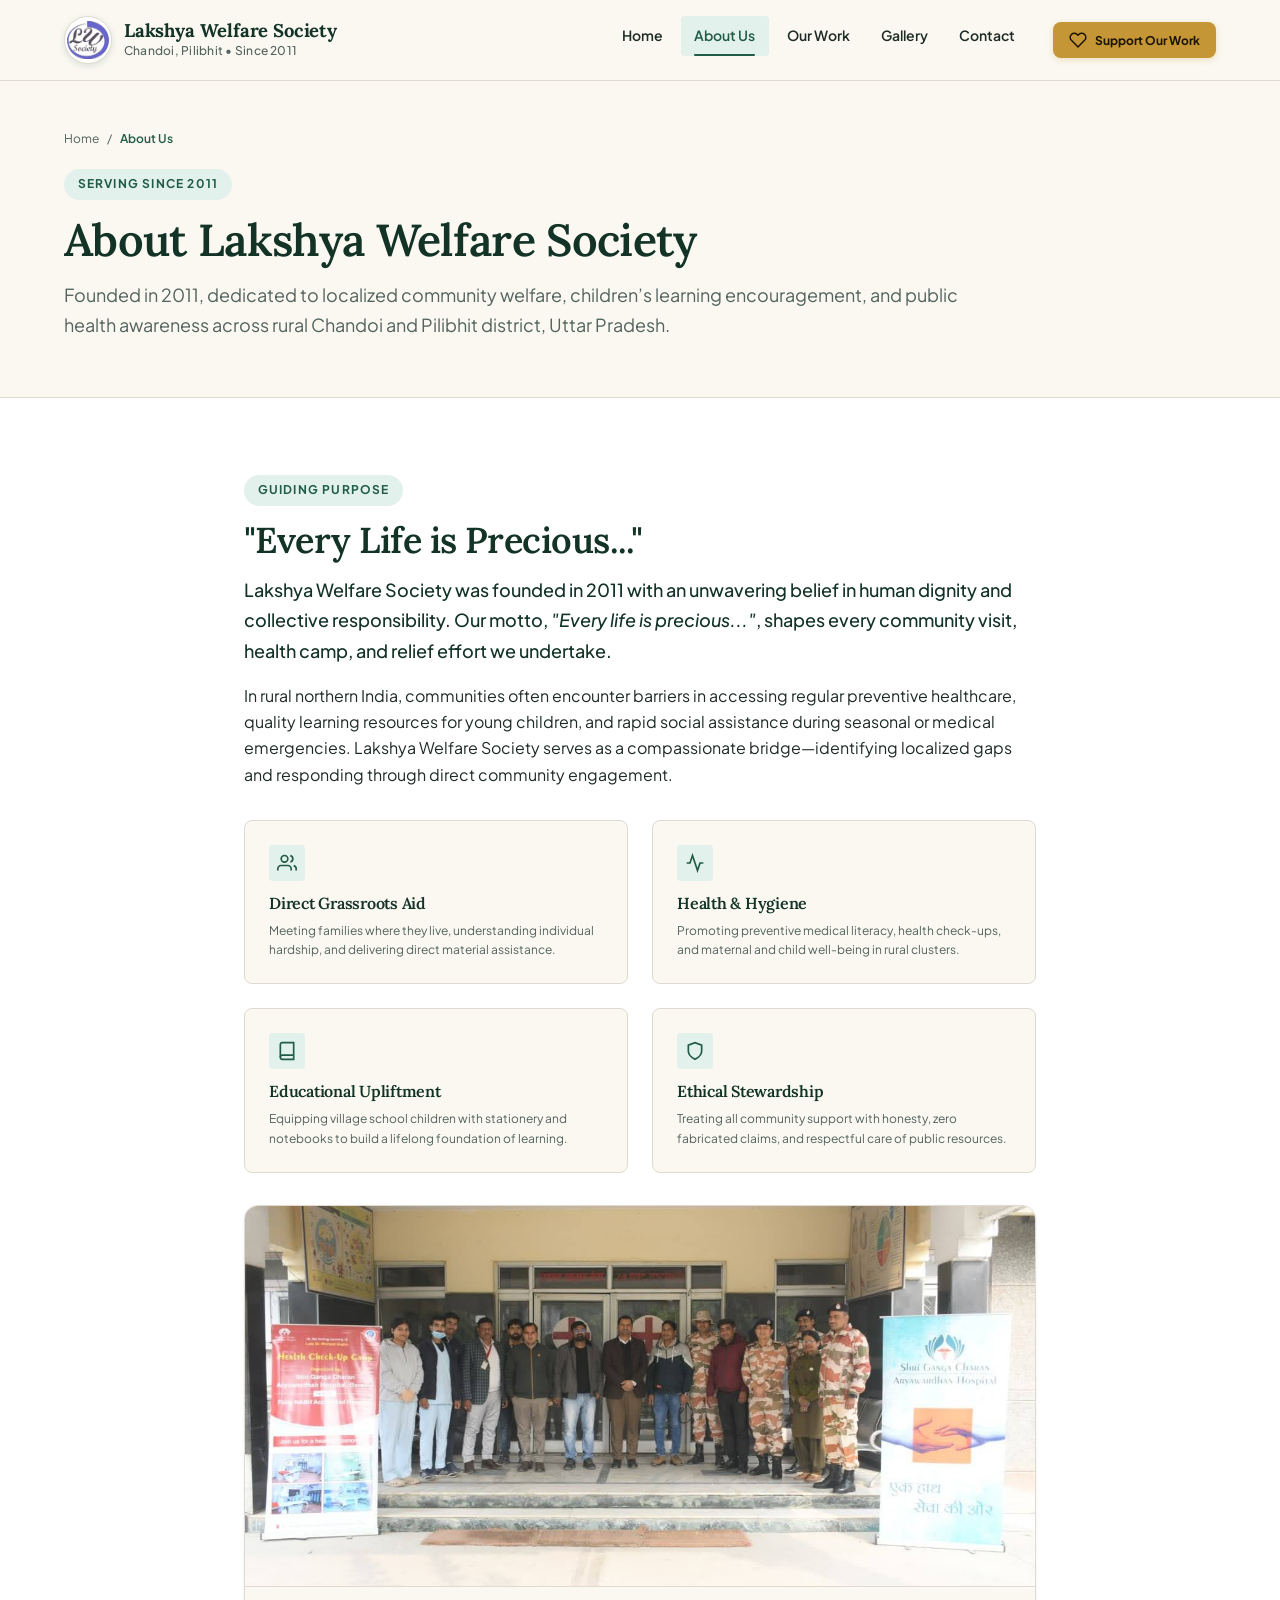
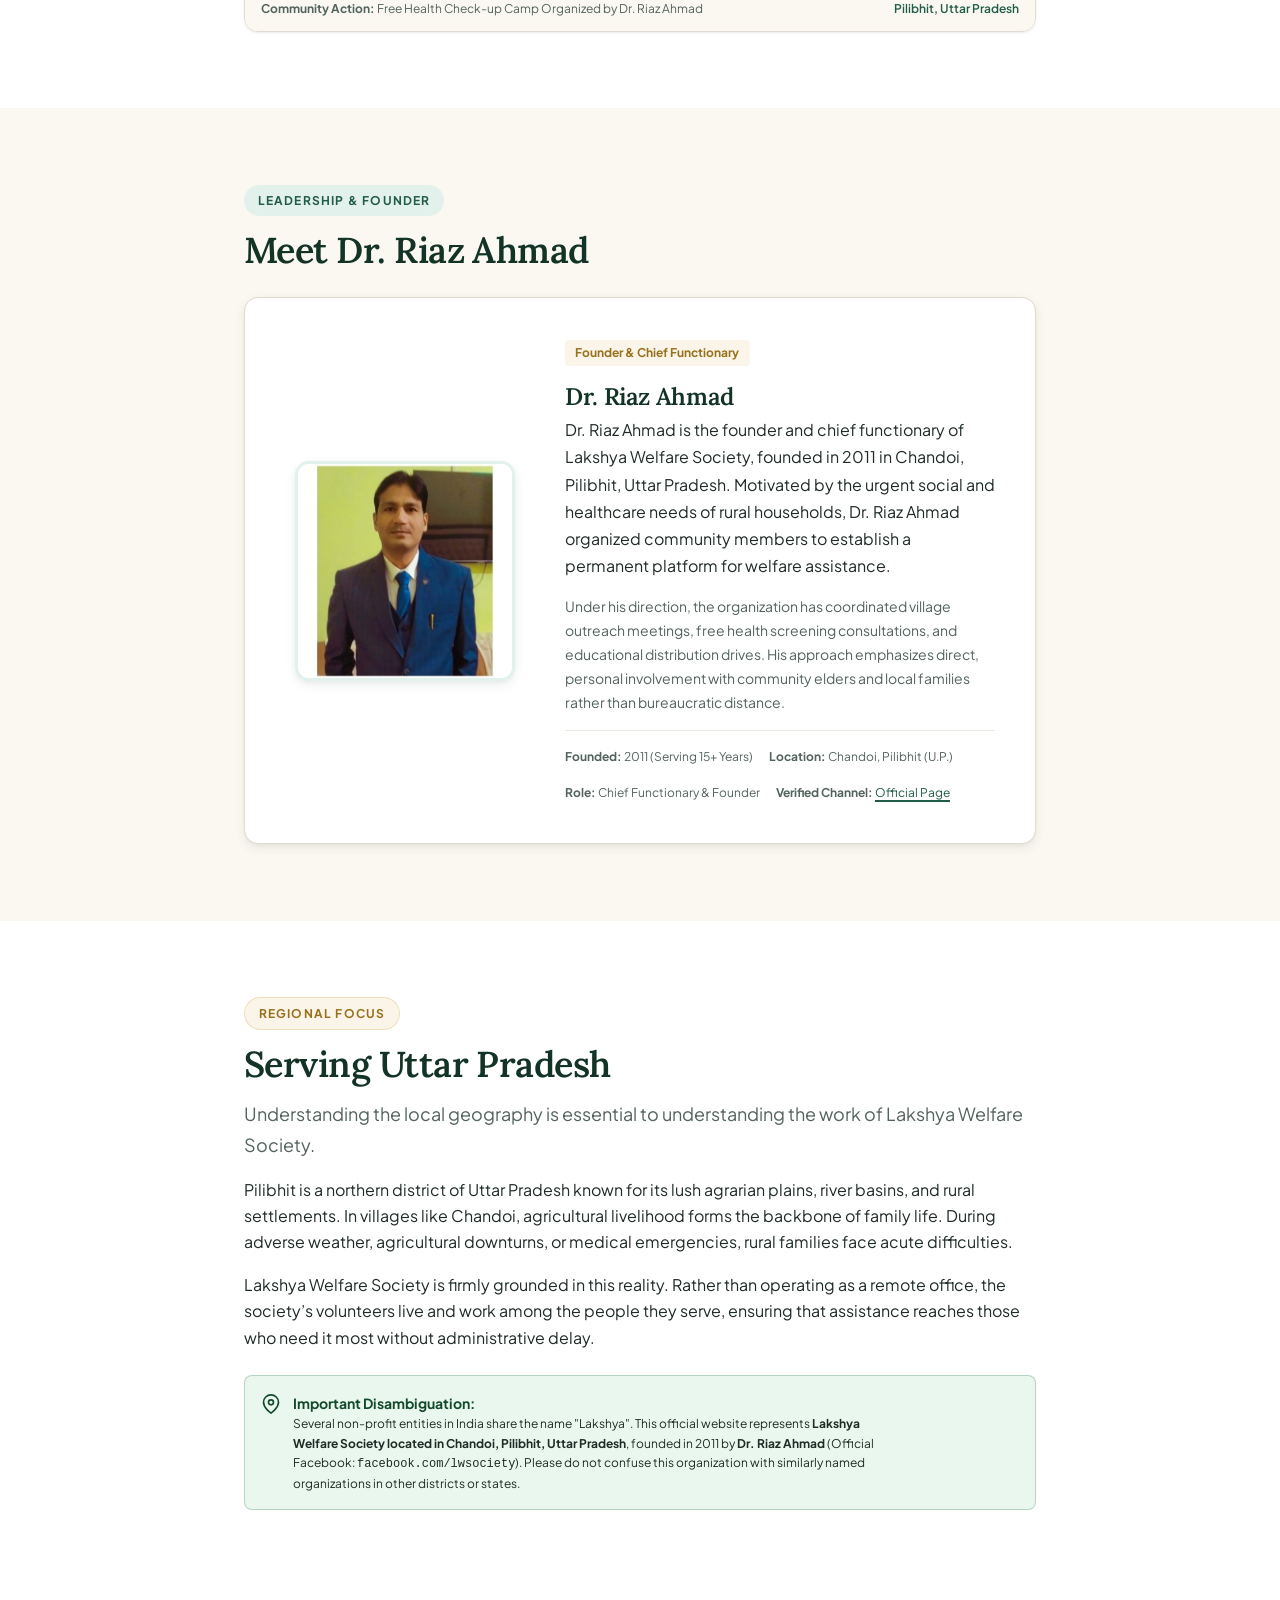
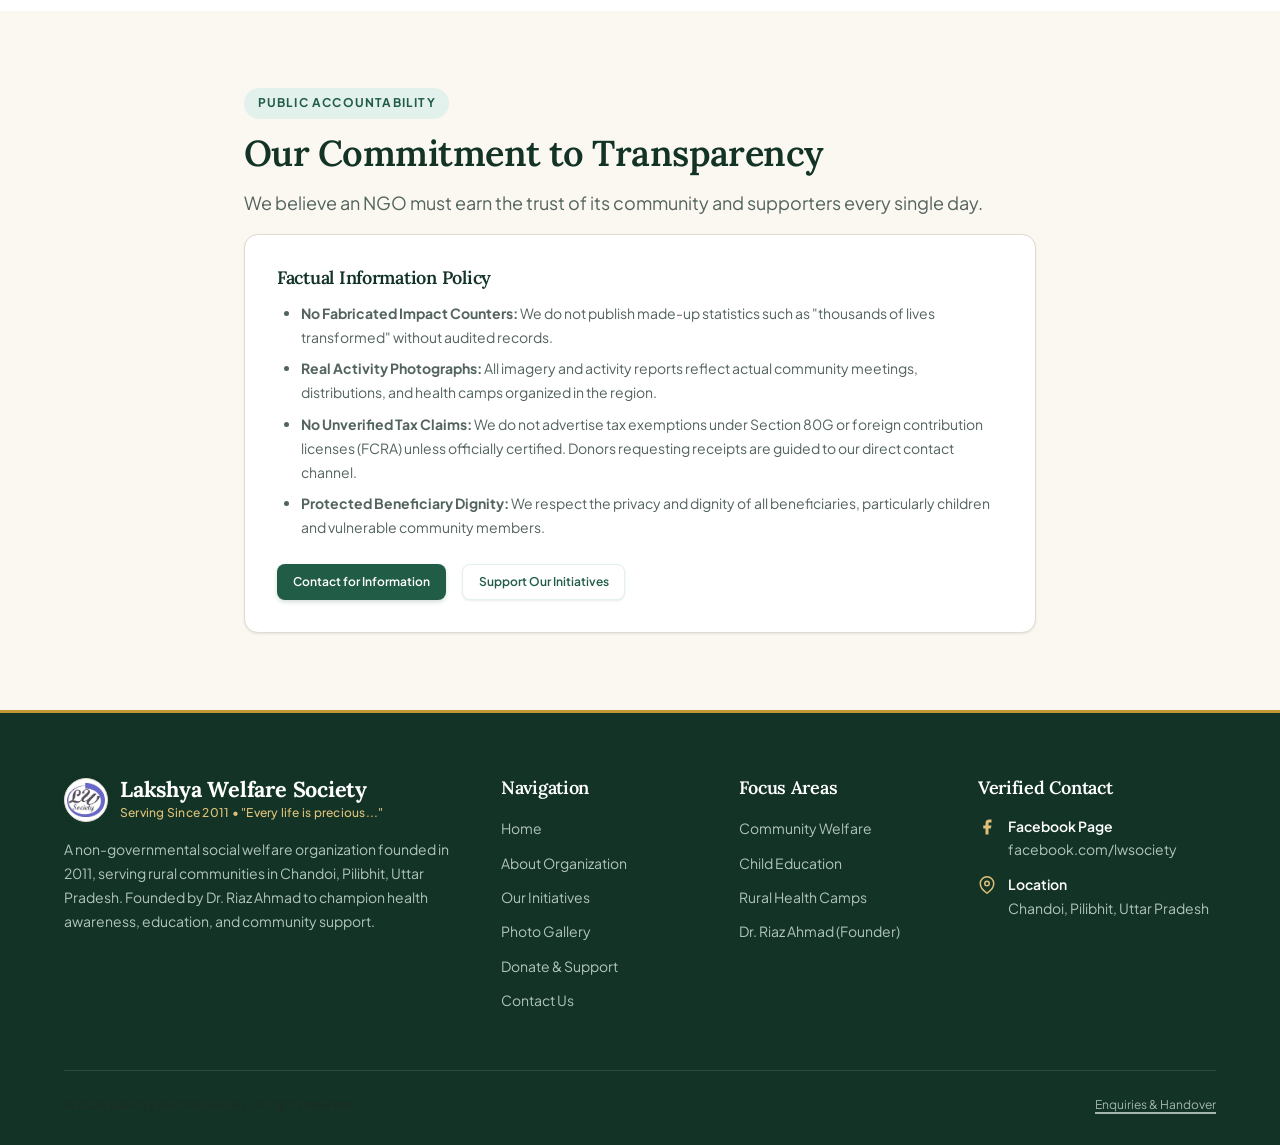
<file: about.html>
<!DOCTYPE html>
<html lang="en" dir="ltr">

<head>
  <meta charset="UTF-8">
  <meta name="viewport" content="width=device-width, initial-scale=1.0">
  <title>About Us | Lakshya Welfare Society — Founded in 2011 by Dr. Riaz Ahmad</title>
  <meta name="description"
    content="Learn about Lakshya Welfare Society in Chandoi, Pilibhit, Uttar Pradesh, founded in 2011 by Dr. Riaz Ahmad. Discover our mission, core principles, and grassroots social welfare vision.">
  <meta name="keywords"
    content="About Lakshya Welfare Society, Dr Riaz Ahmad, Lakshya Welfare Society Chandoi, NGO Pilibhit, social welfare organization Uttar Pradesh">
  <link rel="canonical" href="https://lakshyawelfaresociety.org/about.html">

  <!-- Open Graph -->
  <meta property="og:type" content="website">
  <meta property="og:title" content="About Us | Lakshya Welfare Society, Chandoi, Pilibhit">
  <meta property="og:description"
    content="Discover the mission, founder, and grassroots initiatives of Lakshya Welfare Society in rural Uttar Pradesh.">
  <meta property="og:url" content="https://www.facebook.com/lwsociety/">
  <meta property="og:image" content="assets/images/gallery/hero_community.svg">

  <!-- Fonts & Styles -->
  <link rel="preconnect" href="https://fonts.googleapis.com">
  <link rel="preconnect" href="https://fonts.gstatic.com" crossorigin>
  <link
    href="https://fonts.googleapis.com/css2?family=Lora:ital,wght@0,400;0,500;0,600;0,700;1,400&family=Plus+Jakarta+Sans:wght@400;500;600;700;800&display=swap"
    rel="stylesheet">
  <link rel="stylesheet" href="assets/css/variables.css">
  <link rel="stylesheet" href="assets/css/base.css">
  <link rel="stylesheet" href="assets/css/layout.css">
  <link rel="stylesheet" href="assets/css/components.css">
</head>

<body>

  <!-- Skip Navigation Link -->
  <a href="#main-content" class="skip-link">Skip to main content</a>

  <!-- Header -->
  <header class="site-header" role="banner">
    <div class="container">
      <div class="nav-wrapper">
        <a href="index.html" class="brand-link" aria-label="Lakshya Welfare Society Homepage">
          <div class="brand-logo-mark" aria-hidden="true">
            <img src="assets/images/logo/Logo.jpeg" alt="Lakshya Welfare Society Official Logo" width="48" height="48">
          </div>
          <div class="brand-text">
            <span class="brand-title">Lakshya Welfare Society</span>
            <span class="brand-tagline">Chandoi, Pilibhit • Since 2011</span>
          </div>
        </a>

        <nav class="desktop-nav" role="navigation" aria-label="Primary Desktop Navigation">
          <ul class="nav-list">
            <li><a href="index.html" class="nav-link">Home</a></li>
            <li><a href="about.html" class="nav-link active" aria-current="page">About Us</a></li>
            <li><a href="initiatives.html" class="nav-link">Our Work</a></li>
            <li><a href="gallery.html" class="nav-link">Gallery</a></li>
            <li><a href="contact.html" class="nav-link">Contact</a></li>
          </ul>
          <div class="header-cta-group">
            <a href="donate.html" class="btn btn-accent btn-sm">
              <svg viewBox="0 0 24 24" fill="none" stroke="currentColor" stroke-width="2" aria-hidden="true">
                <path
                  d="M20.84 4.61a5.5 5.5 0 0 0-7.78 0L12 5.67l-1.06-1.06a5.5 5.5 0 0 0-7.78 7.78l1.06 1.06L12 21.23l7.78-7.78 1.06-1.06a5.5 5.5 0 0 0 0-7.78z">
                </path>
              </svg>
              <span>Support Our Work</span>
            </a>
          </div>
        </nav>

        <button type="button" class="menu-toggle" id="menuToggle" aria-expanded="false" aria-controls="mobileNavDrawer"
          aria-label="Open Navigation Menu">
          <svg viewBox="0 0 24 24" fill="none" stroke="currentColor" stroke-width="2" stroke-linecap="round"
            stroke-linejoin="round">
            <line x1="3" y1="12" x2="21" y2="12"></line>
            <line x1="3" y1="6" x2="21" y2="6"></line>
            <line x1="3" y1="18" x2="21" y2="18"></line>
          </svg>
        </button>
      </div>
    </div>
  </header>

  <!-- Mobile Drawer -->
  <div class="drawer-backdrop" id="drawerBackdrop" aria-hidden="true"></div>
  <aside class="mobile-nav-drawer" id="mobileNavDrawer" aria-hidden="true" role="dialog" aria-modal="true"
    aria-label="Mobile Navigation Menu">
    <div class="drawer-header">
      <div style="display: flex; align-items: center; gap: var(--space-3);">
        <div class="brand-logo-mark" style="width: 40px; height: 40px;" aria-hidden="true">
          <img src="assets/images/logo/Logo.jpeg" alt="Lakshya Welfare Society Logo" width="40" height="40">
        </div>
        <div class="brand-text">
          <span class="brand-title">Lakshya Welfare</span>
          <span class="brand-tagline">Chandoi, Pilibhit • Since 2011</span>
        </div>
      </div>
      <button type="button" class="drawer-close" id="drawerClose" aria-label="Close Navigation Menu">
        <svg viewBox="0 0 24 24" fill="none" stroke="currentColor" stroke-width="2" stroke-linecap="round"
          stroke-linejoin="round">
          <line x1="18" y1="6" x2="6" y2="18"></line>
          <line x1="6" y1="6" x2="18" y2="18"></line>
        </svg>
      </button>
    </div>
    <ul class="drawer-nav-list">
      <li><a href="index.html" class="drawer-nav-link">Home</a></li>
      <li><a href="about.html" class="drawer-nav-link active" aria-current="page">About Us</a></li>
      <li><a href="initiatives.html" class="drawer-nav-link">Our Work & Initiatives</a></li>
      <li><a href="gallery.html" class="drawer-nav-link">Activity Gallery</a></li>
      <li><a href="donate.html" class="drawer-nav-link">Donate / Support</a></li>
      <li><a href="contact.html" class="drawer-nav-link">Contact Us</a></li>
    </ul>
    <div class="drawer-footer">
      <a href="donate.html" class="btn btn-accent btn-lg" style="width: 100%;">
        <span>Donate to Lakshya</span>
      </a>
    </div>
  </aside>

  <!-- Main Content -->
  <main id="main-content">

    <!-- Page Header Banner -->
    <section class="section section-cream"
      style="padding-top: var(--space-12); padding-bottom: var(--space-10); border-bottom: 1px solid var(--color-border);"
      aria-labelledby="page-title">
      <div class="container">
        <nav aria-label="Breadcrumb"
          style="margin-bottom: var(--space-3); font-size: var(--text-xs); color: var(--color-text-muted);">
          <ol style="display: flex; gap: var(--space-2); list-style: none; padding: 0; margin: 0;">
            <li><a href="index.html" style="color: var(--color-text-muted); text-decoration: none;">Home</a></li>
            <li>/</li>
            <li aria-current="page" style="color: var(--color-primary); font-weight: 600;">About Us</li>
          </ol>
        </nav>
        <span class="section-eyebrow">Serving Since 2011</span>
        <h1 id="page-title" style="font-size: clamp(2.2rem, 3.5vw, 3rem); margin-bottom: var(--space-3);">About Lakshya
          Welfare Society</h1>
        <p class="lead" style="max-width: 72ch;">
          Founded in 2011, dedicated to localized community welfare, children’s learning encouragement, and public health awareness
          across rural Chandoi and Pilibhit district, Uttar Pradesh.
        </p>
      </div>
    </section>

    <!-- Organizational Purpose Section -->
    <section class="section section-white" aria-labelledby="mission-heading">
      <div class="container-narrow">
        <div style="margin-bottom: var(--space-8);">
          <span class="section-eyebrow">Guiding Purpose</span>
          <h2 id="mission-heading">"Every Life is Precious..."</h2>
          <p class="lead" style="color: var(--color-primary-900); font-weight: 500;">
            Lakshya Welfare Society was founded in 2011 with an unwavering belief in human dignity and collective
            responsibility. Our motto, <em>"Every life is precious..."</em>, shapes every community visit, health camp,
            and relief effort we undertake.
          </p>
          <p>
            In rural northern India, communities often encounter barriers in accessing regular preventive healthcare,
            quality learning resources for young children, and rapid social assistance during seasonal or medical
            emergencies. Lakshya Welfare Society serves as a compassionate bridge—identifying localized gaps and
            responding through direct community engagement.
          </p>
        </div>

        <!-- Four Pillars of Welfare -->
        <div
          style="display: grid; grid-template-columns: repeat(auto-fit, minmax(260px, 1fr)); gap: var(--space-6); margin: var(--space-8) 0;">
          <div
            style="background-color: var(--color-cream); padding: var(--space-6); border-radius: var(--radius-md); border: 1px solid var(--color-border);">
            <div
              style="width: 36px; height: 36px; border-radius: var(--radius-sm); background-color: var(--color-primary-100); color: var(--color-primary); display: flex; align-items: center; justify-content: center; margin-bottom: var(--space-3);">
              <svg viewBox="0 0 24 24" fill="none" stroke="currentColor" stroke-width="2"
                style="width: 20px; height: 20px;">
                <path d="M17 21v-2a4 4 0 0 0-4-4H5a4 4 0 0 0-4 4v2"></path>
                <circle cx="9" cy="7" r="4"></circle>
                <path d="M23 21v-2a4 4 0 0 0-3-3.87"></path>
                <path d="M16 3.13a4 4 0 0 1 0 7.75"></path>
              </svg>
            </div>
            <h3 style="font-size: var(--text-base); margin-bottom: var(--space-2);">Direct Grassroots Aid</h3>
            <p style="font-size: var(--text-xs); color: var(--color-text-muted); line-height: 1.6; margin: 0;">
              Meeting families where they live, understanding individual hardship, and delivering direct material
              assistance.
            </p>
          </div>

          <div
            style="background-color: var(--color-cream); padding: var(--space-6); border-radius: var(--radius-md); border: 1px solid var(--color-border);">
            <div
              style="width: 36px; height: 36px; border-radius: var(--radius-sm); background-color: var(--color-primary-100); color: var(--color-primary); display: flex; align-items: center; justify-content: center; margin-bottom: var(--space-3);">
              <svg viewBox="0 0 24 24" fill="none" stroke="currentColor" stroke-width="2"
                style="width: 20px; height: 20px;">
                <path d="M22 12h-4l-3 9L9 3l-3 9H2"></path>
              </svg>
            </div>
            <h3 style="font-size: var(--text-base); margin-bottom: var(--space-2);">Health & Hygiene</h3>
            <p style="font-size: var(--text-xs); color: var(--color-text-muted); line-height: 1.6; margin: 0;">
              Promoting preventive medical literacy, health check-ups, and maternal and child well-being in rural
              clusters.
            </p>
          </div>

          <div
            style="background-color: var(--color-cream); padding: var(--space-6); border-radius: var(--radius-md); border: 1px solid var(--color-border);">
            <div
              style="width: 36px; height: 36px; border-radius: var(--radius-sm); background-color: var(--color-primary-100); color: var(--color-primary); display: flex; align-items: center; justify-content: center; margin-bottom: var(--space-3);">
              <svg viewBox="0 0 24 24" fill="none" stroke="currentColor" stroke-width="2"
                style="width: 20px; height: 20px;">
                <path d="M4 19.5A2.5 2.5 0 0 1 6.5 17H20"></path>
                <path d="M6.5 2H20v20H6.5A2.5 2.5 0 0 1 4 19.5v-15A2.5 2.5 0 0 1 6.5 2z"></path>
              </svg>
            </div>
            <h3 style="font-size: var(--text-base); margin-bottom: var(--space-2);">Educational Upliftment</h3>
            <p style="font-size: var(--text-xs); color: var(--color-text-muted); line-height: 1.6; margin: 0;">
              Equipping village school children with stationery and notebooks to build a lifelong foundation of
              learning.
            </p>
          </div>

          <div
            style="background-color: var(--color-cream); padding: var(--space-6); border-radius: var(--radius-md); border: 1px solid var(--color-border);">
            <div
              style="width: 36px; height: 36px; border-radius: var(--radius-sm); background-color: var(--color-primary-100); color: var(--color-primary); display: flex; align-items: center; justify-content: center; margin-bottom: var(--space-3);">
              <svg viewBox="0 0 24 24" fill="none" stroke="currentColor" stroke-width="2"
                style="width: 20px; height: 20px;">
                <path d="M12 22s8-4 8-10V5l-8-3-8 3v7c0 6 8 10 8 10z"></path>
              </svg>
            </div>
            <h3 style="font-size: var(--text-base); margin-bottom: var(--space-2);">Ethical Stewardship</h3>
            <p style="font-size: var(--text-xs); color: var(--color-text-muted); line-height: 1.6; margin: 0;">
              Treating all community support with honesty, zero fabricated claims, and respectful care of public
              resources.
            </p>
          </div>
        </div>

        <!-- Real Community Action Photo -->
        <div
          style="margin-top: var(--space-8); border-radius: var(--radius-lg); overflow: hidden; border: 1px solid var(--color-border); box-shadow: var(--shadow-sm);">
          <img src="assets/images/gallery/medical_camp_team_banner.jpeg"
            alt="Lakshya Welfare Society and hospital medical team at rural health check-up camp"
            style="width: 100%; height: 380px; object-fit: cover; display: block;" loading="lazy">
          <div
            style="padding: var(--space-3) var(--space-4); background-color: var(--color-cream); font-size: var(--text-xs); color: var(--color-text-muted); display: flex; justify-content: space-between; align-items: center; border-top: 1px solid var(--color-border);">
            <span><strong>Community Action:</strong> Free Health Check-up Camp Organized by Dr. Riaz Ahmad</span>
            <span style="color: var(--color-primary); font-weight: 600;">Pilibhit, Uttar Pradesh</span>
          </div>
        </div>
      </div>
    </section>

    <!-- Dedicated Founder Profile Section -->
    <section class="section section-cream" id="founder" aria-labelledby="founder-title">
      <div class="container-narrow">
        <span class="section-eyebrow">Leadership & Founder</span>
        <h2 id="founder-title" style="margin-bottom: var(--space-6);">Meet Dr. Riaz Ahmad</h2>

        <div class="founder-card" style="box-shadow: var(--shadow-md);">
          <div class="founder-avatar-frame" aria-label="Dr. Riaz Ahmad, Founder of Lakshya Welfare Society">
            <img src="assets/images/logo/DrRiaz.jpeg" alt="Dr. Riaz Ahmad, Founder of Lakshya Welfare Society"
              width="220" height="220" loading="lazy">
          </div>

          <div class="founder-details">
            <span class="founder-title-pill">Founder & Chief Functionary</span>
            <h3 class="founder-bio-name">Dr. Riaz Ahmad</h3>
            <p class="founder-bio-text">
              Dr. Riaz Ahmad is the founder and chief functionary of Lakshya Welfare Society, founded in 2011 in Chandoi, Pilibhit, Uttar
              Pradesh. Motivated by the urgent social and healthcare needs of rural households, Dr. Riaz Ahmad organized
              community members to establish a permanent platform for welfare assistance.
            </p>
            <p style="font-size: var(--text-sm); color: var(--color-text-muted); line-height: 1.7;">
              Under his direction, the organization has coordinated village outreach meetings, free health screening
              consultations, and educational distribution drives. His approach emphasizes direct, personal involvement
              with community elders and local families rather than bureaucratic distance.
            </p>
            <div
              style="margin-top: var(--space-4); padding-top: var(--space-4); border-top: 1px solid var(--color-border-subtle); display: flex; flex-wrap: wrap; gap: var(--space-4); font-size: var(--text-xs); color: var(--color-text-muted);">
              <div>
                <strong>Founded:</strong> 2011 (Serving 15+ Years)
              </div>
              <div>
                <strong>Location:</strong> Chandoi, Pilibhit (U.P.)
              </div>
              <div>
                <strong>Role:</strong> Chief Functionary & Founder
              </div>
              <div>
                <strong>Verified Channel:</strong> <a href="https://www.facebook.com/lwsociety/" target="_blank"
                  rel="noopener noreferrer">Official Page</a>
              </div>
            </div>
          </div>
        </div>
      </div>
    </section>

    <!-- Geographical & Local Context: Chandoi, Pilibhit -->
    <section class="section section-white" aria-labelledby="location-heading">
      <div class="container-narrow">
        <span class="section-eyebrow section-eyebrow-accent">Regional Focus</span>
        <h2 id="location-heading">Serving Uttar Pradesh</h2>
        <p class="lead">
          Understanding the local geography is essential to understanding the work of Lakshya Welfare Society.
        </p>
        <p>
          Pilibhit is a northern district of Uttar Pradesh known for its lush agrarian plains, river basins, and rural
          settlements. In villages like Chandoi, agricultural livelihood forms the backbone of family life. During
          adverse weather, agricultural downturns, or medical emergencies, rural families face acute difficulties.
        </p>
        <p>
          Lakshya Welfare Society is firmly grounded in this reality. Rather than operating as a remote office, the
          society’s volunteers live and work among the people they serve, ensuring that assistance reaches those who
          need it most without administrative delay.
        </p>

        <div class="notice-box notice-box-success" style="margin-top: var(--space-6);">
          <svg viewBox="0 0 24 24" fill="none" stroke="currentColor" stroke-width="2" aria-hidden="true">
            <path d="M21 10c0 7-9 13-9 13s-9-6-9-13a9 9 0 0 1 18 0z"></path>
            <circle cx="12" cy="10" r="3"></circle>
          </svg>
          <div>
            <strong>Important Disambiguation:</strong>
            <p style="margin: 0; font-size: var(--text-xs);">
              Several non-profit entities in India share the name "Lakshya". This official website represents
              <strong>Lakshya Welfare Society located in Chandoi, Pilibhit, Uttar Pradesh</strong>, founded in 2011 by
              <strong>Dr. Riaz Ahmad</strong> (Official Facebook: <code>facebook.com/lwsociety</code>). Please do not
              confuse this organization with similarly named organizations in other districts or states.
            </p>
          </div>
        </div>
      </div>
    </section>

    <!-- Transparency & Governance Statement -->
    <section class="section section-cream" id="governance" aria-labelledby="governance-heading">
      <div class="container-narrow">
        <span class="section-eyebrow">Public Accountability</span>
        <h2 id="governance-heading">Our Commitment to Transparency</h2>
        <p class="lead">
          We believe an NGO must earn the trust of its community and supporters every single day.
        </p>

        <div
          style="background-color: var(--color-surface); padding: var(--space-8); border-radius: var(--radius-lg); border: 1px solid var(--color-border); box-shadow: var(--shadow-sm);">
          <h3 style="font-size: var(--text-lg); color: var(--color-primary-900); margin-bottom: var(--space-3);">Factual
            Information Policy</h3>
          <ul
            style="padding-left: var(--space-6); font-size: var(--text-sm); color: var(--color-text-muted); line-height: 1.7; margin-bottom: var(--space-6);">
            <li><strong>No Fabricated Impact Counters:</strong> We do not publish made-up statistics such as "thousands
              of lives transformed" without audited records.</li>
            <li><strong>Real Activity Photographs:</strong> All imagery and activity reports reflect actual community
              meetings, distributions, and health camps organized in the region.</li>
            <li><strong>No Unverified Tax Claims:</strong> We do not advertise tax exemptions under Section 80G or
              foreign contribution licenses (FCRA) unless officially certified. Donors requesting receipts are guided to
              our direct contact channel.</li>
            <li><strong>Protected Beneficiary Dignity:</strong> We respect the privacy and dignity of all beneficiaries,
              particularly children and vulnerable community members.</li>
          </ul>

          <div style="display: flex; gap: var(--space-4); flex-wrap: wrap;">
            <a href="contact.html" class="btn btn-primary btn-sm">
              <span>Contact for Information</span>
            </a>
            <a href="donate.html" class="btn btn-secondary btn-sm">
              <span>Support Our Initiatives</span>
            </a>
          </div>
        </div>
      </div>
    </section>

  </main>

  <!-- Footer -->
  <footer class="site-footer" role="contentinfo">
    <div class="container">
      <div class="footer-grid">
        <div class="footer-brand">
          <div style="display: flex; align-items: center; gap: var(--space-3); margin-bottom: var(--space-3);">
            <div class="brand-logo-mark" style="width: 44px; height: 44px;" aria-hidden="true">
              <img src="assets/images/logo/Logo.jpeg" alt="Lakshya Welfare Society Logo" width="44" height="44">
            </div>
            <div class="brand-text">
              <span class="brand-title">Lakshya Welfare Society</span>
              <span class="brand-tagline">Serving Since 2011 • "Every life is precious..."</span>
            </div>
          </div>
          <p class="footer-description">
            A non-governmental social welfare organization founded in 2011, serving rural communities in Chandoi, Pilibhit, Uttar
            Pradesh. Founded by Dr. Riaz Ahmad to champion health awareness, education, and community support.
          </p>
        </div>

        <div>
          <h4 class="footer-col-title">Navigation</h4>
          <ul class="footer-links">
            <li><a href="index.html">Home</a></li>
            <li><a href="about.html">About Organization</a></li>
            <li><a href="initiatives.html">Our Initiatives</a></li>
            <li><a href="gallery.html">Photo Gallery</a></li>
            <li><a href="donate.html">Donate & Support</a></li>
            <li><a href="contact.html">Contact Us</a></li>
          </ul>
        </div>

        <div>
          <h4 class="footer-col-title">Focus Areas</h4>
          <ul class="footer-links">
            <li><a href="initiatives.html#community-welfare">Community Welfare</a></li>
            <li><a href="initiatives.html#child-education">Child Education</a></li>
            <li><a href="initiatives.html#health-awareness">Rural Health Camps</a></li>
            <li><a href="about.html#founder">Dr. Riaz Ahmad (Founder)</a></li>
          </ul>
        </div>

        <div>
          <h4 class="footer-col-title">Verified Contact</h4>
          <div class="footer-contact-item">
            <svg viewBox="0 0 24 24" fill="currentColor" aria-hidden="true">
              <path d="M18 2h-3a5 5 0 0 0-5 5v3H7v4h3v8h4v-8h3l1-4h-4V7a1 1 0 0 1 1-1h3z"></path>
            </svg>
            <div>
              <span style="font-weight: 600; display: block; color: var(--color-surface);">Facebook Page</span>
              <a href="https://www.facebook.com/lwsociety/" target="_blank"
                rel="noopener noreferrer">facebook.com/lwsociety</a>
            </div>
          </div>
          <div class="footer-contact-item">
            <svg viewBox="0 0 24 24" fill="none" stroke="currentColor" stroke-width="2" aria-hidden="true">
              <path d="M21 10c0 7-9 13-9 13s-9-6-9-13a9 9 0 0 1 18 0z"></path>
              <circle cx="12" cy="10" r="3"></circle>
            </svg>
            <div>
              <span style="font-weight: 600; display: block; color: var(--color-surface);">Location</span>
              <span>Chandoi, Pilibhit, Uttar Pradesh</span>
            </div>
          </div>
        </div>
      </div>

      <div class="footer-bottom">
        <div>
          <p style="margin: 0;">&copy; 2026 Lakshya Welfare Society. All rights reserved.</p>
        </div>
        <div>
          <a href="contact.html" style="color: #A3B5AE;">Enquiries & Handover</a>
        </div>
      </div>
    </div>
  </footer>

  <script src="assets/js/config.js"></script>
  <script src="assets/js/main.js"></script>
</body>

</html>
</file>
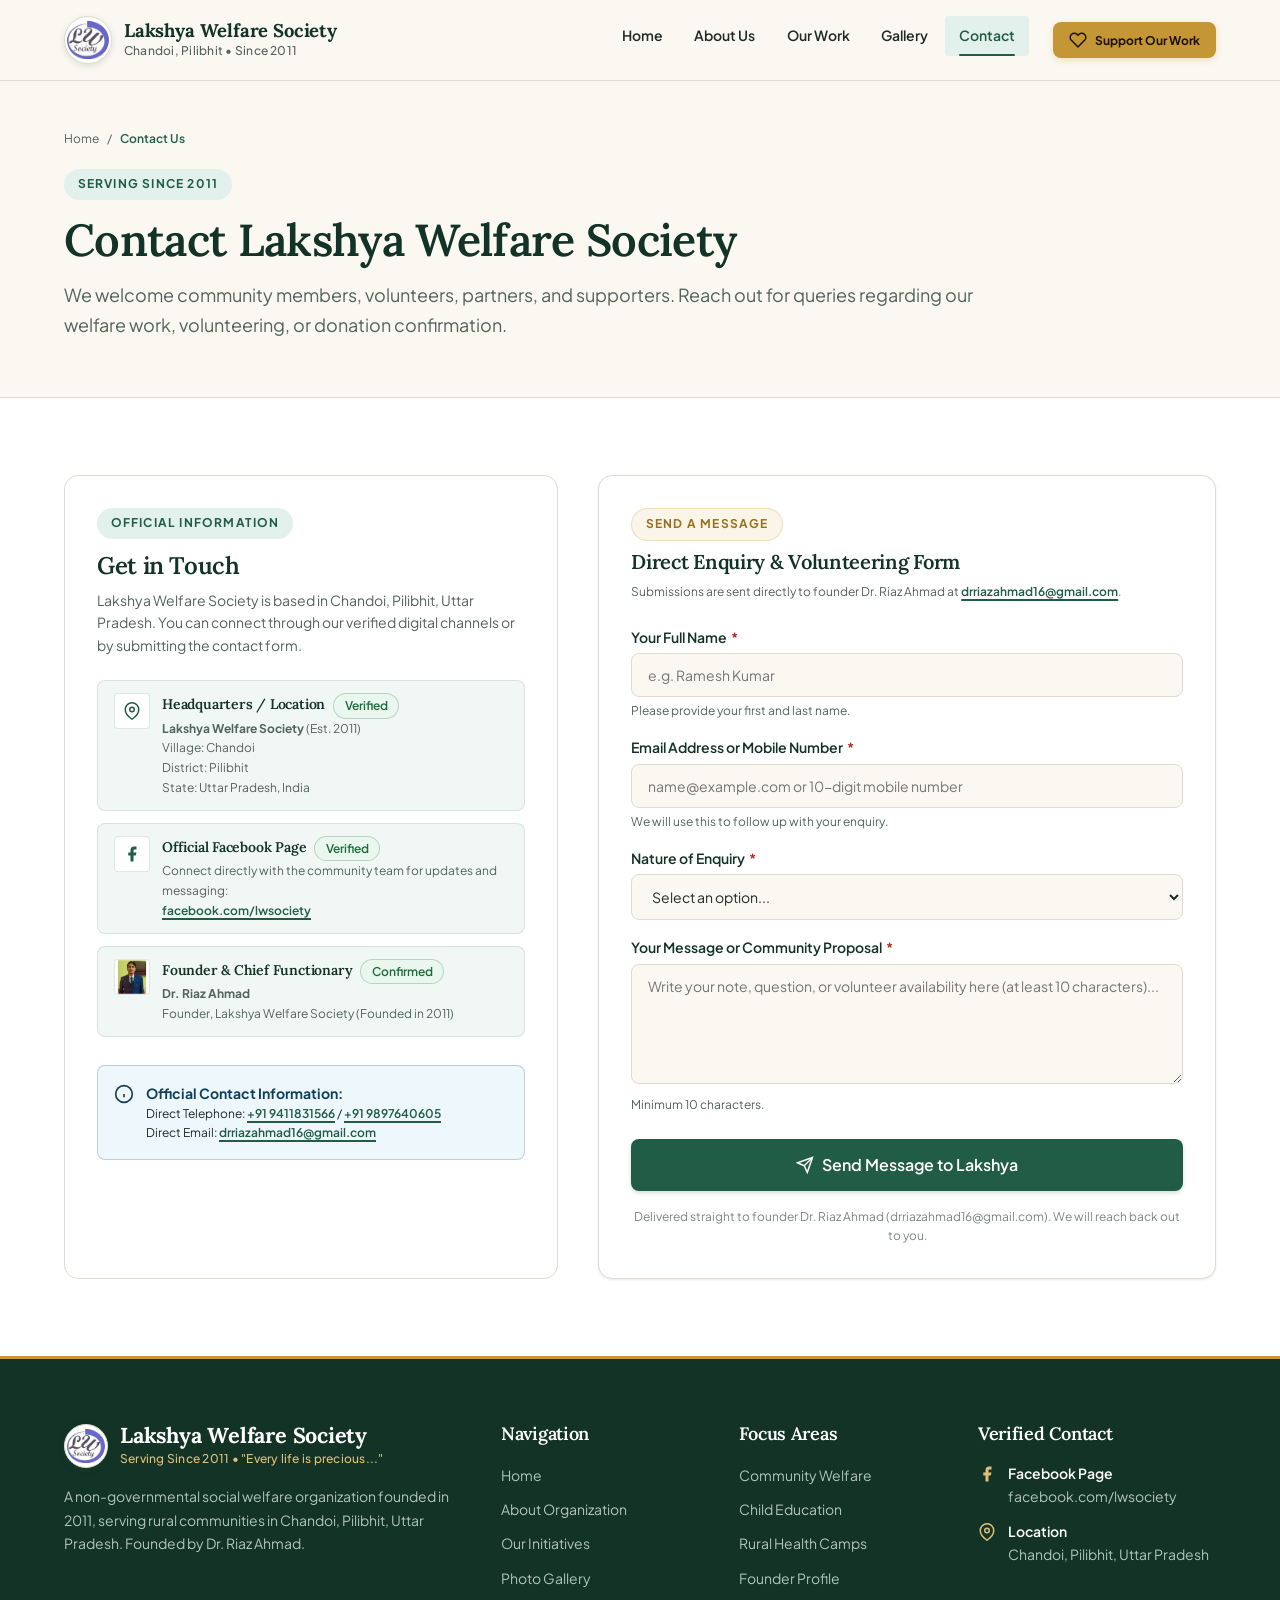
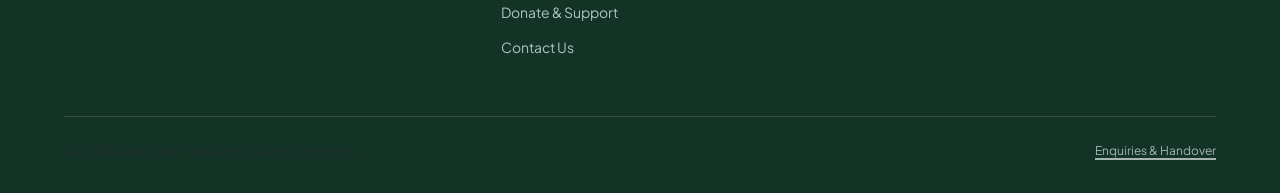
<file: contact.html>
<!DOCTYPE html>
<html lang="en" dir="ltr">
<head>
  <meta charset="UTF-8">
  <meta name="viewport" content="width=device-width, initial-scale=1.0">
  <title>Contact Us | Lakshya Welfare Society — Chandoi, Pilibhit</title>
  <meta name="description" content="Get in touch with Lakshya Welfare Society in Chandoi, Pilibhit, Uttar Pradesh. Connect for donations, volunteer opportunities, medical camp partnerships, or general enquiries.">
  <meta name="keywords" content="Contact Lakshya Welfare Society, Lakshya Welfare Society Pilibhit address, Dr Riaz Ahmad contact, NGO Pilibhit phone email">
  <link rel="canonical" href="https://lakshyawelfaresociety.org/contact.html">

  <!-- Open Graph -->
  <meta property="og:type" content="website">
  <meta property="og:title" content="Contact Us | Lakshya Welfare Society">
  <meta property="og:description" content="Reach out to Lakshya Welfare Society in Chandoi, Pilibhit, Uttar Pradesh for community collaboration, volunteering, and support.">
  <meta property="og:url" content="https://www.facebook.com/lwsociety/">
  <meta property="og:image" content="assets/images/gallery/hero_community.svg">

  <!-- Fonts & Styles -->
  <link rel="preconnect" href="https://fonts.googleapis.com">
  <link rel="preconnect" href="https://fonts.gstatic.com" crossorigin>
  <link href="https://fonts.googleapis.com/css2?family=Lora:ital,wght@0,400;0,500;0,600;0,700;1,400&family=Plus+Jakarta+Sans:wght@400;500;600;700;800&display=swap" rel="stylesheet">
  <link rel="stylesheet" href="assets/css/variables.css">
  <link rel="stylesheet" href="assets/css/base.css">
  <link rel="stylesheet" href="assets/css/layout.css">
  <link rel="stylesheet" href="assets/css/components.css">
</head>
<body>

  <!-- Skip Link -->
  <a href="#main-content" class="skip-link">Skip to main content</a>

  <!-- Header -->
  <header class="site-header" role="banner">
    <div class="container">
      <div class="nav-wrapper">
        <a href="index.html" class="brand-link" aria-label="Lakshya Welfare Society Homepage">
          <div class="brand-logo-mark" aria-hidden="true">
            <img src="assets/images/logo/Logo.jpeg" alt="Lakshya Welfare Society Official Logo" width="48" height="48">
          </div>
          <div class="brand-text">
            <span class="brand-title">Lakshya Welfare Society</span>
            <span class="brand-tagline">Chandoi, Pilibhit • Since 2011</span>
          </div>
        </a>

        <nav class="desktop-nav" role="navigation" aria-label="Primary Desktop Navigation">
          <ul class="nav-list">
            <li><a href="index.html" class="nav-link">Home</a></li>
            <li><a href="about.html" class="nav-link">About Us</a></li>
            <li><a href="initiatives.html" class="nav-link">Our Work</a></li>
            <li><a href="gallery.html" class="nav-link">Gallery</a></li>
            <li><a href="contact.html" class="nav-link active" aria-current="page">Contact</a></li>
          </ul>
          <div class="header-cta-group">
            <a href="donate.html" class="btn btn-accent btn-sm">
              <svg viewBox="0 0 24 24" fill="none" stroke="currentColor" stroke-width="2" aria-hidden="true">
                <path d="M20.84 4.61a5.5 5.5 0 0 0-7.78 0L12 5.67l-1.06-1.06a5.5 5.5 0 0 0-7.78 7.78l1.06 1.06L12 21.23l7.78-7.78 1.06-1.06a5.5 5.5 0 0 0 0-7.78z"></path>
              </svg>
              <span>Support Our Work</span>
            </a>
          </div>
        </nav>

        <button type="button" class="menu-toggle" id="menuToggle" aria-expanded="false" aria-controls="mobileNavDrawer" aria-label="Open Navigation Menu">
          <svg viewBox="0 0 24 24" fill="none" stroke="currentColor" stroke-width="2" stroke-linecap="round" stroke-linejoin="round">
            <line x1="3" y1="12" x2="21" y2="12"></line>
            <line x1="3" y1="6" x2="21" y2="6"></line>
            <line x1="3" y1="18" x2="21" y2="18"></line>
          </svg>
        </button>
      </div>
    </div>
  </header>

  <!-- Mobile Drawer -->
  <div class="drawer-backdrop" id="drawerBackdrop" aria-hidden="true"></div>
  <aside class="mobile-nav-drawer" id="mobileNavDrawer" aria-hidden="true" role="dialog" aria-modal="true" aria-label="Mobile Navigation Menu">
    <div class="drawer-header">
      <div style="display: flex; align-items: center; gap: var(--space-3);">
        <div class="brand-logo-mark" style="width: 40px; height: 40px;" aria-hidden="true">
          <img src="assets/images/logo/Logo.jpeg" alt="Lakshya Welfare Society Logo" width="40" height="40">
        </div>
        <div class="brand-text">
          <span class="brand-title">Lakshya Welfare</span>
          <span class="brand-tagline">Chandoi, Pilibhit • Since 2011</span>
        </div>
      </div>
      <button type="button" class="drawer-close" id="drawerClose" aria-label="Close Navigation Menu">
        <svg viewBox="0 0 24 24" fill="none" stroke="currentColor" stroke-width="2"><line x1="18" y1="6" x2="6" y2="18"></line><line x1="6" y1="6" x2="18" y2="18"></line></svg>
      </button>
    </div>
    <ul class="drawer-nav-list">
      <li><a href="index.html" class="drawer-nav-link">Home</a></li>
      <li><a href="about.html" class="drawer-nav-link">About Us</a></li>
      <li><a href="initiatives.html" class="drawer-nav-link">Our Work & Initiatives</a></li>
      <li><a href="gallery.html" class="drawer-nav-link">Activity Gallery</a></li>
      <li><a href="donate.html" class="drawer-nav-link">Donate / Support</a></li>
      <li><a href="contact.html" class="drawer-nav-link active" aria-current="page">Contact Us</a></li>
    </ul>
  </aside>

  <!-- Main Landmark -->
  <main id="main-content">

    <!-- Page Header -->
    <section class="section section-cream" style="padding-top: var(--space-12); padding-bottom: var(--space-10); border-bottom: 1px solid var(--color-border);" aria-labelledby="page-title">
      <div class="container">
        <nav aria-label="Breadcrumb" style="margin-bottom: var(--space-3); font-size: var(--text-xs); color: var(--color-text-muted);">
          <ol style="display: flex; gap: var(--space-2); list-style: none; padding: 0; margin: 0;">
            <li><a href="index.html" style="color: var(--color-text-muted); text-decoration: none;">Home</a></li>
            <li>/</li>
            <li aria-current="page" style="color: var(--color-primary); font-weight: 600;">Contact Us</li>
          </ol>
        </nav>
        <span class="section-eyebrow">Serving Since 2011</span>
        <h1 id="page-title" style="font-size: clamp(2.2rem, 3.5vw, 3rem); margin-bottom: var(--space-3);">Contact Lakshya Welfare Society</h1>
        <p class="lead" style="max-width: 72ch;">
          We welcome community members, volunteers, partners, and supporters. Reach out for queries regarding our welfare work, volunteering, or donation confirmation.
        </p>
      </div>
    </section>

    <!-- Contact Details & Form Section -->
    <section class="section section-white" aria-labelledby="contact-section-heading">
      <div class="container">
        <h2 id="contact-section-heading" class="sr-only">Contact Details and Message Form</h2>

        <div class="contact-grid">
          
          <!-- Left Column: Verified Location, Social & Information -->
          <div class="contact-info-panel">
            <span class="section-eyebrow" style="align-self: flex-start; margin-bottom: var(--space-3);">Official Information</span>
            <h3 style="font-size: var(--text-2xl); color: var(--color-primary-900); margin-bottom: var(--space-2);">Get in Touch</h3>
            <p style="font-size: var(--text-sm); line-height: 1.6; color: var(--color-text-muted); margin-bottom: var(--space-6);">
              Lakshya Welfare Society is based in Chandoi, Pilibhit, Uttar Pradesh. You can connect through our verified digital channels or by submitting the contact form.
            </p>

            <!-- Channel 1: Physical Village Location (Verified) -->
            <div class="contact-channel-card">
              <div class="contact-channel-icon" aria-hidden="true">
                <svg viewBox="0 0 24 24" fill="none" stroke="currentColor" stroke-width="2">
                  <path d="M21 10c0 7-9 13-9 13s-9-6-9-13a9 9 0 0 1 18 0z"></path>
                  <circle cx="12" cy="10" r="3"></circle>
                </svg>
              </div>
              <div class="contact-channel-content">
                <div style="display: flex; align-items: center; gap: var(--space-2);">
                  <h4>Headquarters / Location</h4>
                  <span class="badge badge-verified">Verified</span>
                </div>
                <p>
                  <strong>Lakshya Welfare Society</strong> (Est. 2011)<br>
                  Village: Chandoi<br>
                  District: Pilibhit<br>
                  State: Uttar Pradesh, India
                </p>
              </div>
            </div>

            <!-- Channel 2: Official Facebook Page (Verified) -->
            <div class="contact-channel-card">
              <div class="contact-channel-icon" aria-hidden="true">
                <svg viewBox="0 0 24 24" fill="currentColor">
                  <path d="M18 2h-3a5 5 0 0 0-5 5v3H7v4h3v8h4v-8h3l1-4h-4V7a1 1 0 0 1 1-1h3z"></path>
                </svg>
              </div>
              <div class="contact-channel-content">
                <div style="display: flex; align-items: center; gap: var(--space-2);">
                  <h4>Official Facebook Page</h4>
                  <span class="badge badge-verified">Verified</span>
                </div>
                <p>
                  Connect directly with the community team for updates and messaging:<br>
                  <a href="https://www.facebook.com/lwsociety/" target="_blank" rel="noopener noreferrer">facebook.com/lwsociety</a>
                </p>
              </div>
            </div>

            <!-- Channel 3: Founder & Leadership (Verified) -->
            <div class="contact-channel-card">
              <div class="contact-channel-icon" style="overflow: hidden; padding: 0; border-radius: var(--radius-sm);" aria-hidden="true">
                <img src="assets/images/logo/DrRiaz.jpeg" alt="Dr. Riaz Ahmad" style="width: 100%; height: 100%; object-fit: cover;">
              </div>
              <div class="contact-channel-content">
                <div style="display: flex; align-items: center; gap: var(--space-2);">
                  <h4>Founder & Chief Functionary</h4>
                  <span class="badge badge-verified">Confirmed</span>
                </div>
                <p>
                  <strong>Dr. Riaz Ahmad</strong><br>
                  Founder, Lakshya Welfare Society (Founded in 2011)
                </p>
              </div>
            </div>

            <!-- Directory Contact Information -->
            <div class="notice-box notice-box-info" style="margin-top: var(--space-4); margin-bottom: 0;">
              <svg viewBox="0 0 24 24" fill="none" stroke="currentColor" stroke-width="2" aria-hidden="true"><circle cx="12" cy="12" r="10"></circle><line x1="12" y1="16" x2="12" y2="12"></line><line x1="12" y1="8" x2="12.01" y2="8"></line></svg>
              <div>
                <strong>Official Contact Information:</strong>
                <p style="margin: 0; font-size: var(--text-xs); line-height: 1.6;">
                  Direct Telephone: <a href="tel:+919411831566" style="color: var(--color-primary); font-weight: 600;">+91 9411831566</a> / <a href="tel:+919897640605" style="color: var(--color-primary); font-weight: 600;">+91 9897640605</a><br>
                  Direct Email: <a href="mailto:drriazahmad16@gmail.com" style="color: var(--color-primary); font-weight: 600;">drriazahmad16@gmail.com</a>
                </p>
              </div>
            </div>
          </div>

          <!-- Right Column: Accessible Contact & Volunteer Form -->
          <div class="contact-form-card">
            <span class="section-eyebrow section-eyebrow-accent" style="margin-bottom: var(--space-2);">Send a Message</span>
            <h3 style="font-size: var(--text-xl); color: var(--color-primary-900); margin-bottom: var(--space-2);">Direct Enquiry & Volunteering Form</h3>
            <p style="font-size: var(--text-xs); color: var(--color-text-muted); margin-bottom: var(--space-6);">
              Submissions are sent directly to founder Dr. Riaz Ahmad at <a href="mailto:drriazahmad16@gmail.com" style="color: var(--color-primary); font-weight: 600;">drriazahmad16@gmail.com</a>.
            </p>

            <form id="contactForm" action="https://formsubmit.co/drriazahmad16@gmail.com" method="POST" novalidate>
              <input type="hidden" name="_captcha" value="false">
              <input type="hidden" name="_template" value="table">
              <input type="hidden" name="_subject" id="formSubjectHidden" value="New Website Message - Lakshya Welfare Society">
              
              <!-- Full Name Field -->
              <div class="form-group">
                <label for="fullName" class="form-label">
                  Your Full Name <span class="required" aria-hidden="true">*</span>
                </label>
                <input 
                  type="text" 
                  id="fullName" 
                  name="fullName" 
                  class="form-input" 
                  placeholder="e.g. Ramesh Kumar" 
                  required 
                  aria-required="true"
                  aria-describedby="fullName-error fullName-help"
                  autocomplete="name"
                >
                <p id="fullName-help" class="form-help-text">Please provide your first and last name.</p>
                <p id="fullName-error" class="form-error-msg" role="alert" aria-live="polite"></p>
              </div>

              <!-- Contact Value (Email or Mobile) -->
              <div class="form-group">
                <label for="contactValue" class="form-label">
                  Email Address or Mobile Number <span class="required" aria-hidden="true">*</span>
                </label>
                <input 
                  type="text" 
                  id="contactValue" 
                  name="contactValue" 
                  class="form-input" 
                  placeholder="name@example.com or 10-digit mobile number" 
                  required 
                  aria-required="true"
                  aria-describedby="contactValue-error contactValue-help"
                  autocomplete="email tel"
                >
                <p id="contactValue-help" class="form-help-text">We will use this to follow up with your enquiry.</p>
                <p id="contactValue-error" class="form-error-msg" role="alert" aria-live="polite"></p>
              </div>

              <!-- Enquiry Category Dropdown -->
              <div class="form-group">
                <label for="enquiryType" class="form-label">
                  Nature of Enquiry <span class="required" aria-hidden="true">*</span>
                </label>
                <select 
                  id="enquiryType" 
                  name="enquiryType" 
                  class="form-select" 
                  required 
                  aria-required="true"
                  aria-describedby="enquiryType-error"
                >
                  <option value="" disabled selected>Select an option...</option>
                  <option value="general">General Enquiry / Question</option>
                  <option value="volunteer">Volunteer with Lakshya Welfare Society</option>
                  <option value="donation">Donation Enquiry / Acknowledgment</option>
                  <option value="health">Medical / Health Camp Collaboration</option>
                  <option value="education">Educational Support Partnership</option>
                </select>
                <p id="enquiryType-error" class="form-error-msg" role="alert" aria-live="polite"></p>
              </div>

              <!-- Message Text -->
              <div class="form-group">
                <label for="messageText" class="form-label">
                  Your Message or Community Proposal <span class="required" aria-hidden="true">*</span>
                </label>
                <textarea 
                  id="messageText" 
                  name="messageText" 
                  class="form-textarea" 
                  placeholder="Write your note, question, or volunteer availability here (at least 10 characters)..." 
                  required 
                  aria-required="true"
                  aria-describedby="messageText-error messageText-help"
                ></textarea>
                <p id="messageText-help" class="form-help-text">Minimum 10 characters.</p>
                <p id="messageText-error" class="form-error-msg" role="alert" aria-live="polite"></p>
              </div>

              <!-- Submit Button -->
              <button type="submit" class="btn btn-primary btn-lg" style="width: 100%; margin-top: var(--space-2);" id="submitEnquiryBtn">
                <svg viewBox="0 0 24 24" fill="none" stroke="currentColor" stroke-width="2" aria-hidden="true">
                  <line x1="22" y1="2" x2="11" y2="13"></line>
                  <polygon points="22 2 15 22 11 13 2 9 22 2"></polygon>
                </svg>
                <span>Send Message to Lakshya</span>
              </button>

              <p style="font-size: var(--text-xs); color: var(--color-text-subtle); text-align: center; margin-top: var(--space-4); margin-bottom: 0;">
                Delivered straight to founder Dr. Riaz Ahmad (drriazahmad16@gmail.com). We will reach back out to you.
              </p>

            </form>
          </div>

        </div>
      </div>
    </section>

  </main>

  <!-- Accessible Toast Feedback Container -->
  <div id="toastFeedback" class="toast-feedback" role="status" aria-live="polite"></div>

  <!-- Footer -->
  <footer class="site-footer" role="contentinfo">
    <div class="container">
      <div class="footer-grid">
        <div class="footer-brand">
          <div style="display: flex; align-items: center; gap: var(--space-3); margin-bottom: var(--space-3);">
            <div class="brand-logo-mark" style="width: 44px; height: 44px;" aria-hidden="true">
              <img src="assets/images/logo/Logo.jpeg" alt="Lakshya Welfare Society Logo" width="44" height="44">
            </div>
            <div class="brand-text">
              <span class="brand-title">Lakshya Welfare Society</span>
              <span class="brand-tagline">Serving Since 2011 • "Every life is precious..."</span>
            </div>
          </div>
          <p class="footer-description">
            A non-governmental social welfare organization founded in 2011, serving rural communities in Chandoi, Pilibhit, Uttar Pradesh. Founded by Dr. Riaz Ahmad.
          </p>
        </div>

        <div>
          <h4 class="footer-col-title">Navigation</h4>
          <ul class="footer-links">
            <li><a href="index.html">Home</a></li>
            <li><a href="about.html">About Organization</a></li>
            <li><a href="initiatives.html">Our Initiatives</a></li>
            <li><a href="gallery.html">Photo Gallery</a></li>
            <li><a href="donate.html">Donate & Support</a></li>
            <li><a href="contact.html">Contact Us</a></li>
          </ul>
        </div>

        <div>
          <h4 class="footer-col-title">Focus Areas</h4>
          <ul class="footer-links">
            <li><a href="initiatives.html#community-welfare">Community Welfare</a></li>
            <li><a href="initiatives.html#child-education">Child Education</a></li>
            <li><a href="initiatives.html#health-awareness">Rural Health Camps</a></li>
            <li><a href="about.html#founder">Founder Profile</a></li>
          </ul>
        </div>

        <div>
          <h4 class="footer-col-title">Verified Contact</h4>
          <div class="footer-contact-item">
            <svg viewBox="0 0 24 24" fill="currentColor" aria-hidden="true"><path d="M18 2h-3a5 5 0 0 0-5 5v3H7v4h3v8h4v-8h3l1-4h-4V7a1 1 0 0 1 1-1h3z"></path></svg>
            <div>
              <span style="font-weight: 600; display: block; color: var(--color-surface);">Facebook Page</span>
              <a href="https://www.facebook.com/lwsociety/" target="_blank" rel="noopener noreferrer">facebook.com/lwsociety</a>
            </div>
          </div>
          <div class="footer-contact-item">
            <svg viewBox="0 0 24 24" fill="none" stroke="currentColor" stroke-width="2" aria-hidden="true"><path d="M21 10c0 7-9 13-9 13s-9-6-9-13a9 9 0 0 1 18 0z"></path><circle cx="12" cy="10" r="3"></circle></svg>
            <div>
              <span style="font-weight: 600; display: block; color: var(--color-surface);">Location</span>
              <span>Chandoi, Pilibhit, Uttar Pradesh</span>
            </div>
          </div>
        </div>
      </div>

      <div class="footer-bottom">
        <div>
          <p style="margin: 0;">&copy; 2026 Lakshya Welfare Society. All rights reserved.</p>
        </div>
        <div>
          <a href="contact.html" style="color: #A3B5AE;">Enquiries & Handover</a>
        </div>
      </div>
    </div>
  </footer>

  <script src="assets/js/config.js"></script>
  <script src="assets/js/main.js"></script>
  <script src="assets/js/contact.js"></script>
</body>
</html>
</file>
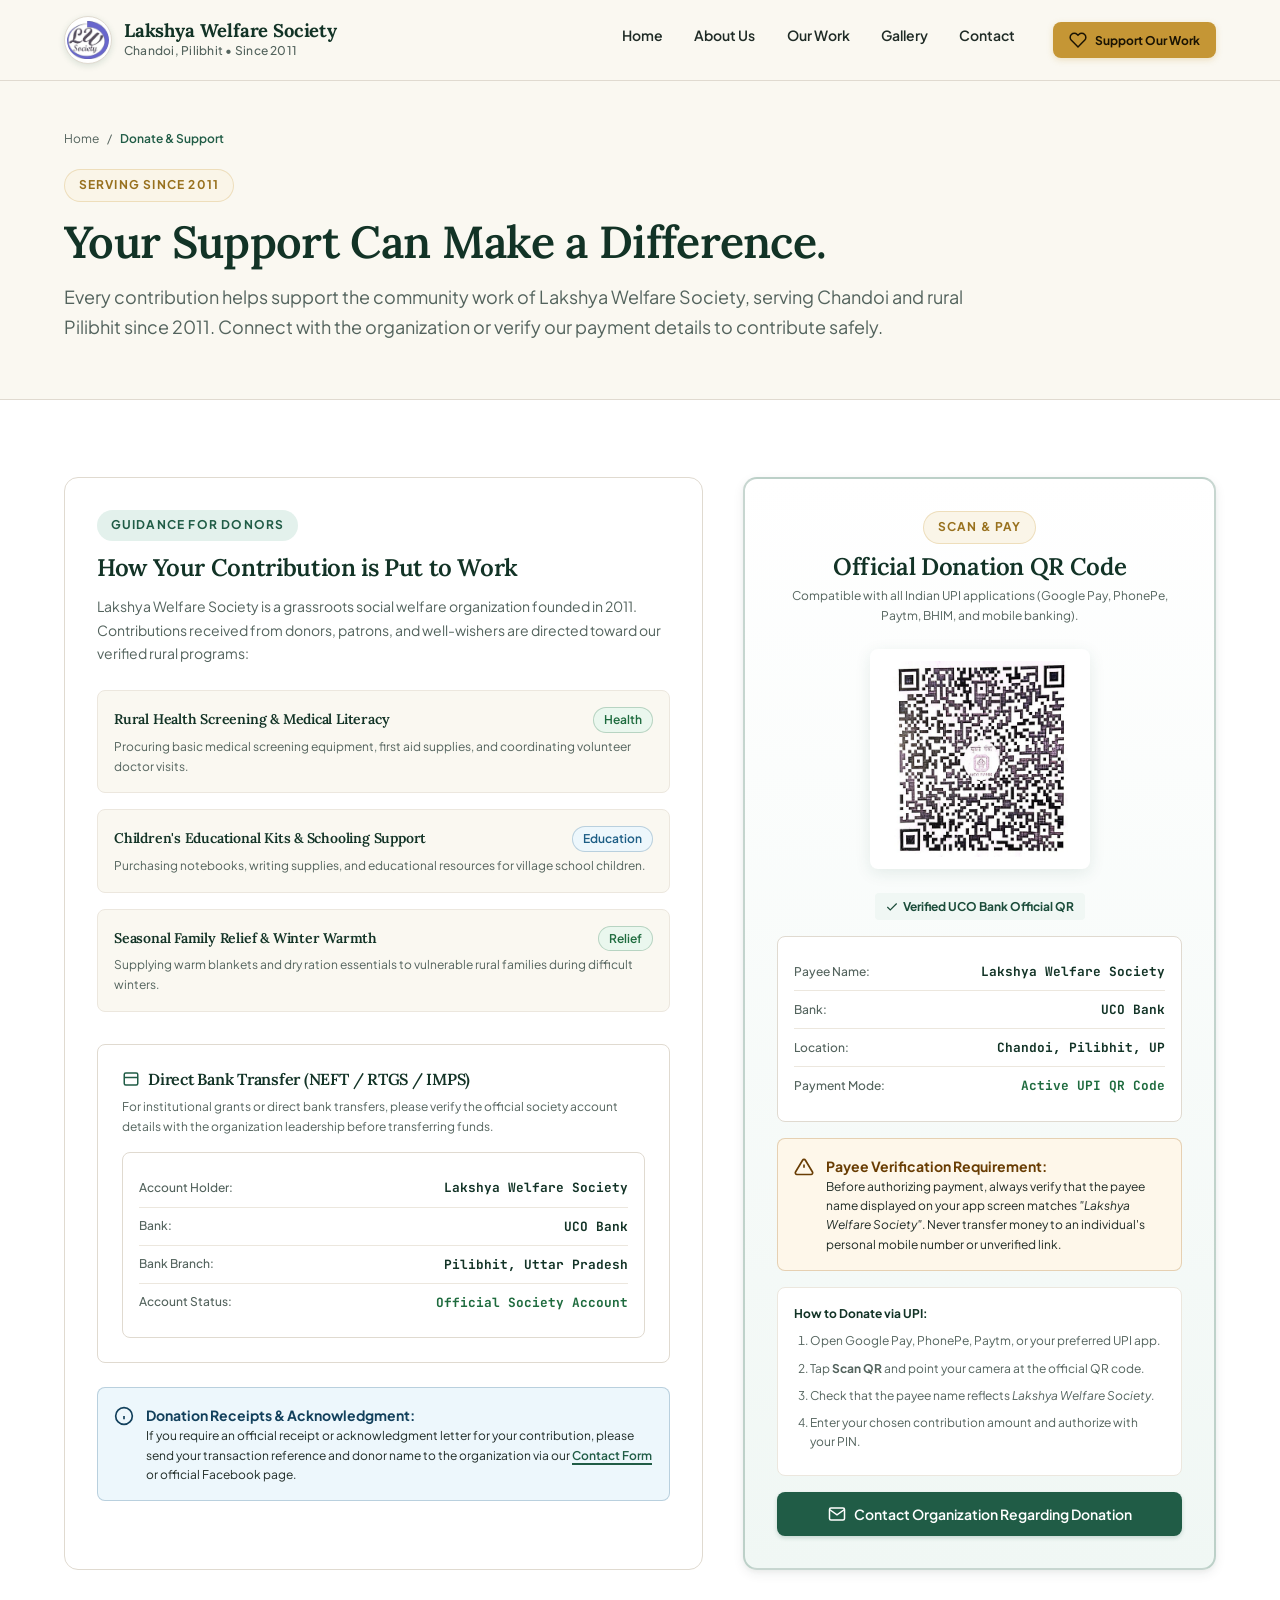
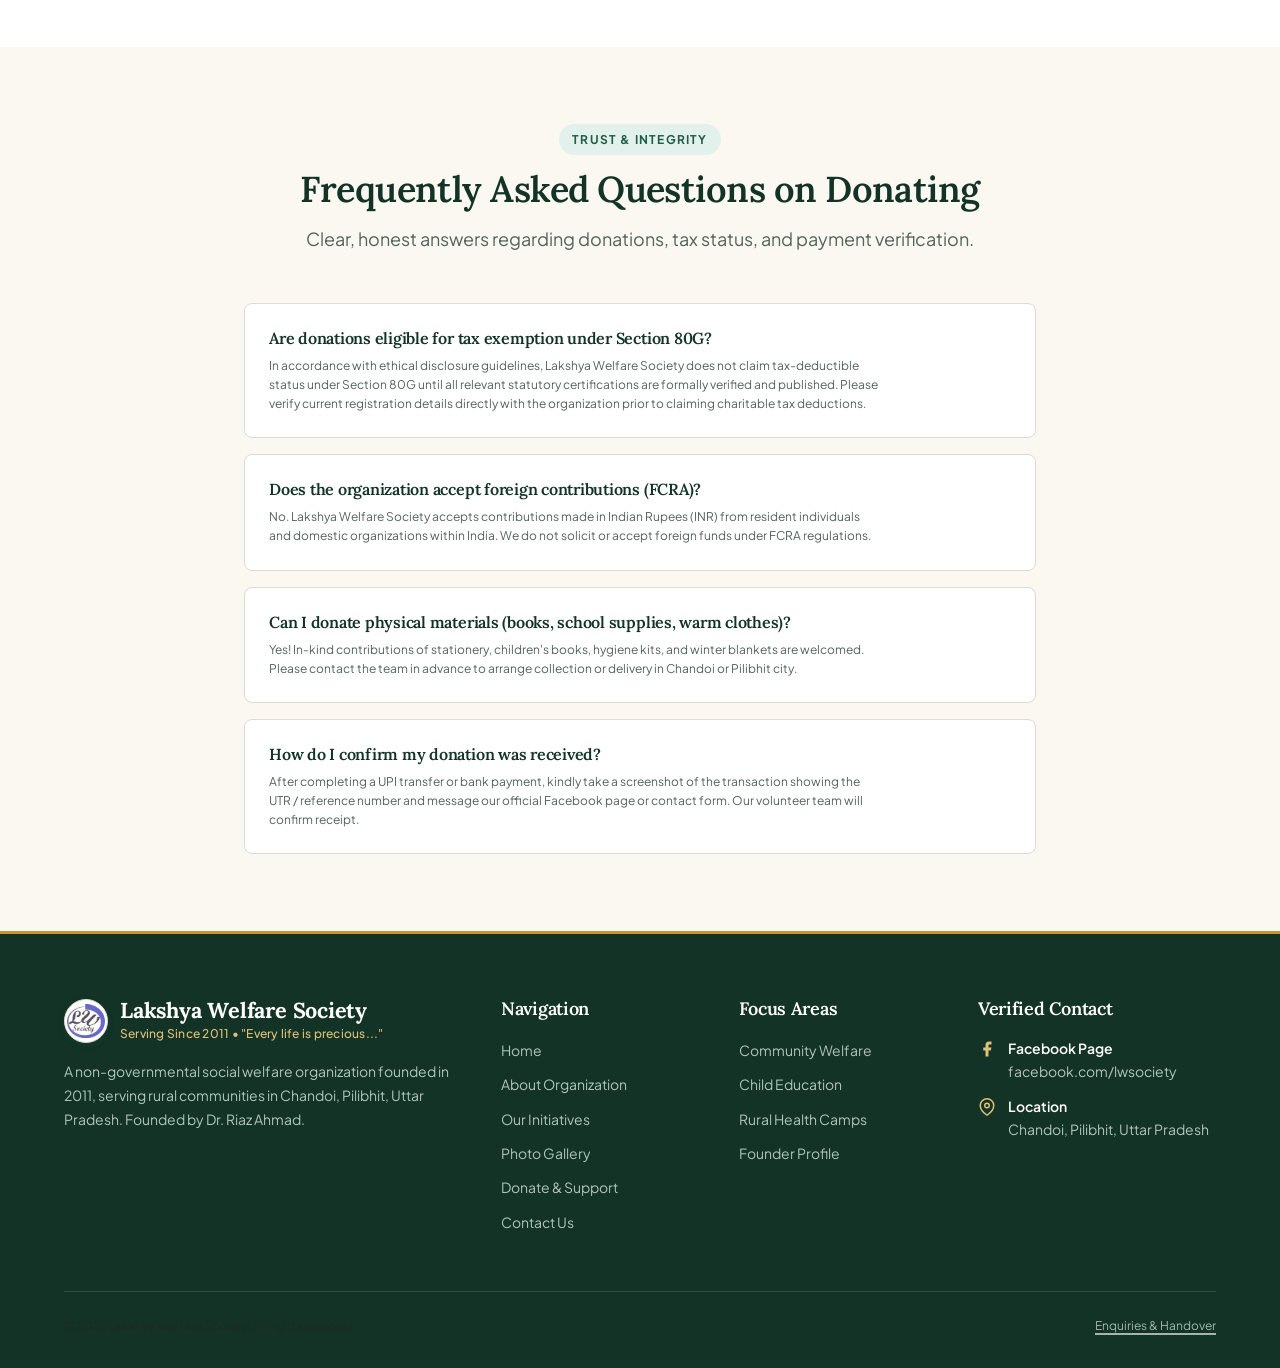
<file: donate.html>
<!DOCTYPE html>
<html lang="en" dir="ltr">
<head>
  <meta charset="UTF-8">
  <meta name="viewport" content="width=device-width, initial-scale=1.0">
  <title>Support Our Work | Lakshya Welfare Society Donation & UPI</title>
  <meta name="description" content="Support the community welfare, child education, and health camp initiatives of Lakshya Welfare Society in Chandoi, Pilibhit. Transparent donation details and official UPI QR guidance.">
  <meta name="keywords" content="Donate Lakshya Welfare Society, Lakshya Welfare Society donation, NGO Pilibhit donate, UPI donation Lakshya Welfare Society, Dr Riaz Ahmad donation">
  <link rel="canonical" href="https://lakshyawelfaresociety.org/donate.html">

  <!-- Open Graph -->
  <meta property="og:type" content="website">
  <meta property="og:title" content="Support Our Work | Lakshya Welfare Society">
  <meta property="og:description" content="Help sustain community-led social welfare in Chandoi, Pilibhit, Uttar Pradesh. Transparent and verified contribution guidance.">
  <meta property="og:url" content="https://www.facebook.com/lwsociety/">
  <meta property="og:image" content="assets/images/gallery/hero_community.svg">

  <!-- Fonts & Styles -->
  <link rel="preconnect" href="https://fonts.googleapis.com">
  <link rel="preconnect" href="https://fonts.gstatic.com" crossorigin>
  <link href="https://fonts.googleapis.com/css2?family=Lora:ital,wght@0,400;0,500;0,600;0,700;1,400&family=Plus+Jakarta+Sans:wght@400;500;600;700;800&family=JetBrains+Mono:wght@500;700&display=swap" rel="stylesheet">
  <link rel="stylesheet" href="assets/css/variables.css">
  <link rel="stylesheet" href="assets/css/base.css">
  <link rel="stylesheet" href="assets/css/layout.css">
  <link rel="stylesheet" href="assets/css/components.css">
</head>
<body>

  <!-- Skip Navigation -->
  <a href="#main-content" class="skip-link">Skip to main content</a>

  <!-- Header -->
  <header class="site-header" role="banner">
    <div class="container">
      <div class="nav-wrapper">
        <a href="index.html" class="brand-link" aria-label="Lakshya Welfare Society Homepage">
          <div class="brand-logo-mark" aria-hidden="true">
            <img src="assets/images/logo/Logo.jpeg" alt="Lakshya Welfare Society Official Logo" width="48" height="48">
          </div>
          <div class="brand-text">
            <span class="brand-title">Lakshya Welfare Society</span>
            <span class="brand-tagline">Chandoi, Pilibhit • Since 2011</span>
          </div>
        </a>

        <nav class="desktop-nav" role="navigation" aria-label="Primary Desktop Navigation">
          <ul class="nav-list">
            <li><a href="index.html" class="nav-link">Home</a></li>
            <li><a href="about.html" class="nav-link">About Us</a></li>
            <li><a href="initiatives.html" class="nav-link">Our Work</a></li>
            <li><a href="gallery.html" class="nav-link">Gallery</a></li>
            <li><a href="contact.html" class="nav-link">Contact</a></li>
          </ul>
          <div class="header-cta-group">
            <a href="donate.html" class="btn btn-accent btn-sm active" aria-current="page">
              <svg viewBox="0 0 24 24" fill="none" stroke="currentColor" stroke-width="2" aria-hidden="true">
                <path d="M20.84 4.61a5.5 5.5 0 0 0-7.78 0L12 5.67l-1.06-1.06a5.5 5.5 0 0 0-7.78 7.78l1.06 1.06L12 21.23l7.78-7.78 1.06-1.06a5.5 5.5 0 0 0 0-7.78z"></path>
              </svg>
              <span>Support Our Work</span>
            </a>
          </div>
        </nav>

        <button type="button" class="menu-toggle" id="menuToggle" aria-expanded="false" aria-controls="mobileNavDrawer" aria-label="Open Navigation Menu">
          <svg viewBox="0 0 24 24" fill="none" stroke="currentColor" stroke-width="2" stroke-linecap="round" stroke-linejoin="round">
            <line x1="3" y1="12" x2="21" y2="12"></line>
            <line x1="3" y1="6" x2="21" y2="6"></line>
            <line x1="3" y1="18" x2="21" y2="18"></line>
          </svg>
        </button>
      </div>
    </div>
  </header>

  <!-- Mobile Drawer -->
  <div class="drawer-backdrop" id="drawerBackdrop" aria-hidden="true"></div>
  <aside class="mobile-nav-drawer" id="mobileNavDrawer" aria-hidden="true" role="dialog" aria-modal="true" aria-label="Mobile Navigation Menu">
    <div class="drawer-header">
      <div style="display: flex; align-items: center; gap: var(--space-3);">
        <div class="brand-logo-mark" style="width: 40px; height: 40px;" aria-hidden="true">
          <img src="assets/images/logo/Logo.jpeg" alt="Lakshya Welfare Society Logo" width="40" height="40">
        </div>
        <div class="brand-text">
          <span class="brand-title">Lakshya Welfare</span>
          <span class="brand-tagline">Chandoi, Pilibhit • Since 2011</span>
        </div>
      </div>
      <button type="button" class="drawer-close" id="drawerClose" aria-label="Close Navigation Menu">
        <svg viewBox="0 0 24 24" fill="none" stroke="currentColor" stroke-width="2"><line x1="18" y1="6" x2="6" y2="18"></line><line x1="6" y1="6" x2="18" y2="18"></line></svg>
      </button>
    </div>
    <ul class="drawer-nav-list">
      <li><a href="index.html" class="drawer-nav-link">Home</a></li>
      <li><a href="about.html" class="drawer-nav-link">About Us</a></li>
      <li><a href="initiatives.html" class="drawer-nav-link">Our Work & Initiatives</a></li>
      <li><a href="gallery.html" class="drawer-nav-link">Activity Gallery</a></li>
      <li><a href="donate.html" class="drawer-nav-link active" aria-current="page">Donate / Support</a></li>
      <li><a href="contact.html" class="drawer-nav-link">Contact Us</a></li>
    </ul>
  </aside>

  <!-- Main Landmark -->
  <main id="main-content">

    <!-- Page Header -->
    <section class="section section-cream" style="padding-top: var(--space-12); padding-bottom: var(--space-10); border-bottom: 1px solid var(--color-border);" aria-labelledby="page-title">
      <div class="container">
        <nav aria-label="Breadcrumb" style="margin-bottom: var(--space-3); font-size: var(--text-xs); color: var(--color-text-muted);">
          <ol style="display: flex; gap: var(--space-2); list-style: none; padding: 0; margin: 0;">
            <li><a href="index.html" style="color: var(--color-text-muted); text-decoration: none;">Home</a></li>
            <li>/</li>
            <li aria-current="page" style="color: var(--color-primary); font-weight: 600;">Donate & Support</li>
          </ol>
        </nav>
        <span class="section-eyebrow section-eyebrow-accent">Serving Since 2011</span>
        <h1 id="page-title" style="font-size: clamp(2.2rem, 3.5vw, 3rem); margin-bottom: var(--space-3);">Your Support Can Make a Difference.</h1>
        <p class="lead" style="max-width: 72ch;">
          Every contribution helps support the community work of Lakshya Welfare Society, serving Chandoi and rural Pilibhit since 2011. Connect with the organization or verify our payment details to contribute safely.
        </p>
      </div>
    </section>

    <!-- Donation Interface Grid -->
    <section class="section section-white" aria-labelledby="donation-guide-heading">
      <div class="container">
        <h2 id="donation-guide-heading" class="sr-only">Donation and Payment Details</h2>

        <div class="donation-grid">
          
          <!-- Left Column: How to Contribute & Transparency Guidance -->
          <div class="donation-info-card">
            <span class="section-eyebrow" style="align-self: flex-start; margin-bottom: var(--space-3);">Guidance for Donors</span>
            <h3 style="font-size: var(--text-2xl); color: var(--color-primary-900); margin-bottom: var(--space-3);">How Your Contribution is Put to Work</h3>
            <p style="font-size: var(--text-sm); line-height: 1.7; color: var(--color-text-muted); margin-bottom: var(--space-6);">
              Lakshya Welfare Society is a grassroots social welfare organization founded in 2011. Contributions received from donors, patrons, and well-wishers are directed toward our verified rural programs:
            </p>

            <!-- 4 Verified Program Allocation Areas -->
            <div style="display: flex; flex-direction: column; gap: var(--space-4); margin-bottom: var(--space-8);">
              <div style="background-color: var(--color-cream); padding: var(--space-4); border-radius: var(--radius-md); border: 1px solid var(--color-border-subtle);">
                <div style="display: flex; align-items: center; justify-content: space-between; margin-bottom: 4px;">
                  <h4 style="font-size: var(--text-sm); margin: 0; color: var(--color-primary-900);">Rural Health Screening & Medical Literacy</h4>
                  <span class="badge badge-verified">Health</span>
                </div>
                <p style="font-size: var(--text-xs); color: var(--color-text-muted); margin: 0;">Procuring basic medical screening equipment, first aid supplies, and coordinating volunteer doctor visits.</p>
              </div>

              <div style="background-color: var(--color-cream); padding: var(--space-4); border-radius: var(--radius-md); border: 1px solid var(--color-border-subtle);">
                <div style="display: flex; align-items: center; justify-content: space-between; margin-bottom: 4px;">
                  <h4 style="font-size: var(--text-sm); margin: 0; color: var(--color-primary-900);">Children's Educational Kits & Schooling Support</h4>
                  <span class="badge badge-info">Education</span>
                </div>
                <p style="font-size: var(--text-xs); color: var(--color-text-muted); margin: 0;">Purchasing notebooks, writing supplies, and educational resources for village school children.</p>
              </div>

              <div style="background-color: var(--color-cream); padding: var(--space-4); border-radius: var(--radius-md); border: 1px solid var(--color-border-subtle);">
                <div style="display: flex; align-items: center; justify-content: space-between; margin-bottom: 4px;">
                  <h4 style="font-size: var(--text-sm); margin: 0; color: var(--color-primary-900);">Seasonal Family Relief & Winter Warmth</h4>
                  <span class="badge badge-verified">Relief</span>
                </div>
                <p style="font-size: var(--text-xs); color: var(--color-text-muted); margin: 0;">Supplying warm blankets and dry ration essentials to vulnerable rural families during difficult winters.</p>
              </div>
            </div>

            <!-- Bank Transfer Information Box -->
            <div style="background-color: var(--color-surface); border: 1px solid var(--color-border); border-radius: var(--radius-md); padding: var(--space-6); margin-bottom: var(--space-6);">
              <h4 style="font-size: var(--text-base); color: var(--color-primary-900); margin-bottom: var(--space-2); display: flex; align-items: center; gap: var(--space-2);">
                <svg viewBox="0 0 24 24" fill="none" stroke="currentColor" stroke-width="2" style="width: 18px; height: 18px; color: var(--color-primary);"><rect x="3" y="4" width="18" height="16" rx="2"></rect><line x1="3" y1="10" x2="21" y2="10"></line></svg>
                <span>Direct Bank Transfer (NEFT / RTGS / IMPS)</span>
              </h4>
              <p style="font-size: var(--text-xs); color: var(--color-text-muted); margin-bottom: var(--space-4);">
                For institutional grants or direct bank transfers, please verify the official society account details with the organization leadership before transferring funds.
              </p>
              <div class="payee-details-box" style="margin-top: 0;">
                <div class="payee-detail-row">
                  <span class="payee-detail-label">Account Holder:</span>
                  <span class="payee-detail-value">Lakshya Welfare Society</span>
                </div>
                <div class="payee-detail-row">
                  <span class="payee-detail-label">Bank:</span>
                  <span class="payee-detail-value">UCO Bank</span>
                </div>
                <div class="payee-detail-row">
                  <span class="payee-detail-label">Bank Branch:</span>
                  <span class="payee-detail-value">Pilibhit, Uttar Pradesh</span>
                </div>
                <div class="payee-detail-row">
                  <span class="payee-detail-label">Account Status:</span>
                  <span class="payee-detail-value" style="color: var(--color-status-success);">Official Society Account</span>
                </div>
              </div>
            </div>

            <!-- Receipt & Contact Note -->
            <div class="notice-box notice-box-info" style="margin: 0;">
              <svg viewBox="0 0 24 24" fill="none" stroke="currentColor" stroke-width="2" aria-hidden="true"><circle cx="12" cy="12" r="10"></circle><line x1="12" y1="16" x2="12" y2="12"></line><line x1="12" y1="8" x2="12.01" y2="8"></line></svg>
              <div>
                <strong>Donation Receipts & Acknowledgment:</strong>
                <p style="margin: 0; font-size: var(--text-xs);">
                  If you require an official receipt or acknowledgment letter for your contribution, please send your transaction reference and donor name to the organization via our <a href="contact.html?type=receipt" style="color: var(--color-primary); font-weight: 600;">Contact Form</a> or official Facebook page.
                </p>
              </div>
            </div>
          </div>

          <!-- Right Column: Official QR Donation Panel -->
          <div class="donation-qr-card">
            <span class="section-eyebrow section-eyebrow-accent" style="margin-bottom: var(--space-2);">Scan & Pay</span>
            <h3 style="font-size: var(--text-2xl); color: var(--color-primary-900); margin-bottom: var(--space-1);">Official Donation QR Code</h3>
            <p style="font-size: var(--text-xs); color: var(--color-text-muted); max-width: 42ch; margin-bottom: var(--space-2);">
              Compatible with all Indian UPI applications (Google Pay, PhonePe, Paytm, BHIM, and mobile banking).
            </p>

            <!-- Prominent Official QR Container -->
            <div class="qr-container" aria-label="Official Donation QR Code for Lakshya Welfare Society">
              <img src="assets/images/qr/official_qr_code.jpeg" alt="Official UCO Bank UPI Donation QR Code for Lakshya Welfare Society" class="qr-code-image" width="320" height="320">
            </div>
            <span class="qr-verified-tag">
              <svg viewBox="0 0 24 24" fill="none" stroke="currentColor" stroke-width="2" style="width: 14px; height: 14px;" aria-hidden="true"><polyline points="20 6 9 17 4 12"></polyline></svg>
              <span>Verified UCO Bank Official QR</span>
            </span>

            <!-- Payee Metadata Verification Box -->
            <div class="payee-details-box">
              <div class="payee-detail-row">
                <span class="payee-detail-label">Payee Name:</span>
                <span class="payee-detail-value">Lakshya Welfare Society</span>
              </div>
              <div class="payee-detail-row">
                <span class="payee-detail-label">Bank:</span>
                <span class="payee-detail-value">UCO Bank</span>
              </div>
              <div class="payee-detail-row">
                <span class="payee-detail-label">Location:</span>
                <span class="payee-detail-value">Chandoi, Pilibhit, UP</span>
              </div>
              <div class="payee-detail-row">
                <span class="payee-detail-label">Payment Mode:</span>
                <span class="payee-detail-value" style="color: var(--color-status-success);">Active UPI QR Code</span>
              </div>
            </div>

            <!-- Safety & Donor Verification Alert -->
            <div class="notice-box notice-box-warning" style="margin-top: var(--space-4); margin-bottom: var(--space-4); text-align: left;">
              <svg viewBox="0 0 24 24" fill="none" stroke="currentColor" stroke-width="2" aria-hidden="true">
                <path d="M10.29 3.86L1.82 18a2 2 0 0 0 1.71 3h16.94a2 2 0 0 0 1.71-3L13.71 3.86a2 2 0 0 0-3.42 0z"></path>
                <line x1="12" y1="9" x2="12" y2="13"></line>
                <line x1="12" y1="17" x2="12.01" y2="17"></line>
              </svg>
              <div>
                <strong>Payee Verification Requirement:</strong>
                <p style="margin: 0; font-size: var(--text-xs);">
                  Before authorizing payment, always verify that the payee name displayed on your app screen matches <em>"Lakshya Welfare Society"</em>. Never transfer money to an individual's personal mobile number or unverified link.
                </p>
              </div>
            </div>

            <!-- Step by Step Scan Instructions -->
            <div style="width: 100%; text-align: left; padding: var(--space-4); background-color: #FFFFFF; border: 1px solid var(--color-border-subtle); border-radius: var(--radius-md); font-size: var(--text-xs); color: var(--color-text-muted); margin-bottom: var(--space-4);">
              <strong style="color: var(--color-primary-900); display: block; margin-bottom: var(--space-2);">How to Donate via UPI:</strong>
              <ol style="margin: 0; padding-left: var(--space-4); line-height: 1.6;">
                <li>Open Google Pay, PhonePe, Paytm, or your preferred UPI app.</li>
                <li>Tap <strong>Scan QR</strong> and point your camera at the official QR code.</li>
                <li>Check that the payee name reflects <em>Lakshya Welfare Society</em>.</li>
                <li>Enter your chosen contribution amount and authorize with your PIN.</li>
              </ol>
            </div>

            <a href="contact.html?type=donation" class="btn btn-primary" style="width: 100%;">
              <svg viewBox="0 0 24 24" fill="none" stroke="currentColor" stroke-width="2" aria-hidden="true"><path d="M4 4h16c1.1 0 2 .9 2 2v12c0 1.1-.9 2-2 2H4c-1.1 0-2-.9-2-2V6c0-1.1.9-2 2-2z"></path><polyline points="22,6 12,13 2,6"></polyline></svg>
              <span>Contact Organization Regarding Donation</span>
            </a>
          </div>

        </div>
      </div>
    </section>

    <!-- Donation Trust, 80G & Transparency FAQ -->
    <section class="section section-cream" aria-labelledby="donation-faq-heading">
      <div class="container-narrow">
        <div class="section-header text-center">
          <span class="section-eyebrow">Trust & Integrity</span>
          <h2 id="donation-faq-heading">Frequently Asked Questions on Donating</h2>
          <p class="lead" style="margin-left: auto; margin-right: auto;">
            Clear, honest answers regarding donations, tax status, and payment verification.
          </p>
        </div>

        <div style="display: flex; flex-direction: column; gap: var(--space-4);">
          
          <div style="background-color: var(--color-surface); padding: var(--space-6); border-radius: var(--radius-md); border: 1px solid var(--color-border);">
            <h3 style="font-size: var(--text-base); color: var(--color-primary-900); margin-bottom: var(--space-2);">Are donations eligible for tax exemption under Section 80G?</h3>
            <p style="font-size: var(--text-xs); color: var(--color-text-muted); line-height: 1.6; margin: 0;">
              In accordance with ethical disclosure guidelines, Lakshya Welfare Society does not claim tax-deductible status under Section 80G until all relevant statutory certifications are formally verified and published. Please verify current registration details directly with the organization prior to claiming charitable tax deductions.
            </p>
          </div>

          <div style="background-color: var(--color-surface); padding: var(--space-6); border-radius: var(--radius-md); border: 1px solid var(--color-border);">
            <h3 style="font-size: var(--text-base); color: var(--color-primary-900); margin-bottom: var(--space-2);">Does the organization accept foreign contributions (FCRA)?</h3>
            <p style="font-size: var(--text-xs); color: var(--color-text-muted); line-height: 1.6; margin: 0;">
              No. Lakshya Welfare Society accepts contributions made in Indian Rupees (INR) from resident individuals and domestic organizations within India. We do not solicit or accept foreign funds under FCRA regulations.
            </p>
          </div>

          <div style="background-color: var(--color-surface); padding: var(--space-6); border-radius: var(--radius-md); border: 1px solid var(--color-border);">
            <h3 style="font-size: var(--text-base); color: var(--color-primary-900); margin-bottom: var(--space-2);">Can I donate physical materials (books, school supplies, warm clothes)?</h3>
            <p style="font-size: var(--text-xs); color: var(--color-text-muted); line-height: 1.6; margin: 0;">
              Yes! In-kind contributions of stationery, children's books, hygiene kits, and winter blankets are welcomed. Please contact the team in advance to arrange collection or delivery in Chandoi or Pilibhit city.
            </p>
          </div>

          <div style="background-color: var(--color-surface); padding: var(--space-6); border-radius: var(--radius-md); border: 1px solid var(--color-border);">
            <h3 style="font-size: var(--text-base); color: var(--color-primary-900); margin-bottom: var(--space-2);">How do I confirm my donation was received?</h3>
            <p style="font-size: var(--text-xs); color: var(--color-text-muted); line-height: 1.6; margin: 0;">
              After completing a UPI transfer or bank payment, kindly take a screenshot of the transaction showing the UTR / reference number and message our official Facebook page or contact form. Our volunteer team will confirm receipt.
            </p>
          </div>

        </div>
      </div>
    </section>

  </main>

  <!-- Footer -->
  <footer class="site-footer" role="contentinfo">
    <div class="container">
      <div class="footer-grid">
        <div class="footer-brand">
          <div style="display: flex; align-items: center; gap: var(--space-3); margin-bottom: var(--space-3);">
            <div class="brand-logo-mark" style="width: 44px; height: 44px;" aria-hidden="true">
              <img src="assets/images/logo/Logo.jpeg" alt="Lakshya Welfare Society Logo" width="44" height="44">
            </div>
            <div class="brand-text">
              <span class="brand-title">Lakshya Welfare Society</span>
              <span class="brand-tagline">Serving Since 2011 • "Every life is precious..."</span>
            </div>
          </div>
          <p class="footer-description">
            A non-governmental social welfare organization founded in 2011, serving rural communities in Chandoi, Pilibhit, Uttar Pradesh. Founded by Dr. Riaz Ahmad.
          </p>
        </div>

        <div>
          <h4 class="footer-col-title">Navigation</h4>
          <ul class="footer-links">
            <li><a href="index.html">Home</a></li>
            <li><a href="about.html">About Organization</a></li>
            <li><a href="initiatives.html">Our Initiatives</a></li>
            <li><a href="gallery.html">Photo Gallery</a></li>
            <li><a href="donate.html">Donate & Support</a></li>
            <li><a href="contact.html">Contact Us</a></li>
          </ul>
        </div>

        <div>
          <h4 class="footer-col-title">Focus Areas</h4>
          <ul class="footer-links">
            <li><a href="initiatives.html#community-welfare">Community Welfare</a></li>
            <li><a href="initiatives.html#child-education">Child Education</a></li>
            <li><a href="initiatives.html#health-awareness">Rural Health Camps</a></li>
            <li><a href="about.html#founder">Founder Profile</a></li>
          </ul>
        </div>

        <div>
          <h4 class="footer-col-title">Verified Contact</h4>
          <div class="footer-contact-item">
            <svg viewBox="0 0 24 24" fill="currentColor" aria-hidden="true"><path d="M18 2h-3a5 5 0 0 0-5 5v3H7v4h3v8h4v-8h3l1-4h-4V7a1 1 0 0 1 1-1h3z"></path></svg>
            <div>
              <span style="font-weight: 600; display: block; color: var(--color-surface);">Facebook Page</span>
              <a href="https://www.facebook.com/lwsociety/" target="_blank" rel="noopener noreferrer">facebook.com/lwsociety</a>
            </div>
          </div>
          <div class="footer-contact-item">
            <svg viewBox="0 0 24 24" fill="none" stroke="currentColor" stroke-width="2" aria-hidden="true"><path d="M21 10c0 7-9 13-9 13s-9-6-9-13a9 9 0 0 1 18 0z"></path><circle cx="12" cy="10" r="3"></circle></svg>
            <div>
              <span style="font-weight: 600; display: block; color: var(--color-surface);">Location</span>
              <span>Chandoi, Pilibhit, Uttar Pradesh</span>
            </div>
          </div>
        </div>
      </div>

      <div class="footer-bottom">
        <div>
          <p style="margin: 0;">&copy; 2026 Lakshya Welfare Society. All rights reserved.</p>
        </div>
        <div>
          <a href="contact.html" style="color: #A3B5AE;">Enquiries & Handover</a>
        </div>
      </div>
    </div>
  </footer>

  <script src="assets/js/config.js"></script>
  <script src="assets/js/main.js"></script>
</body>
</html>
</file>
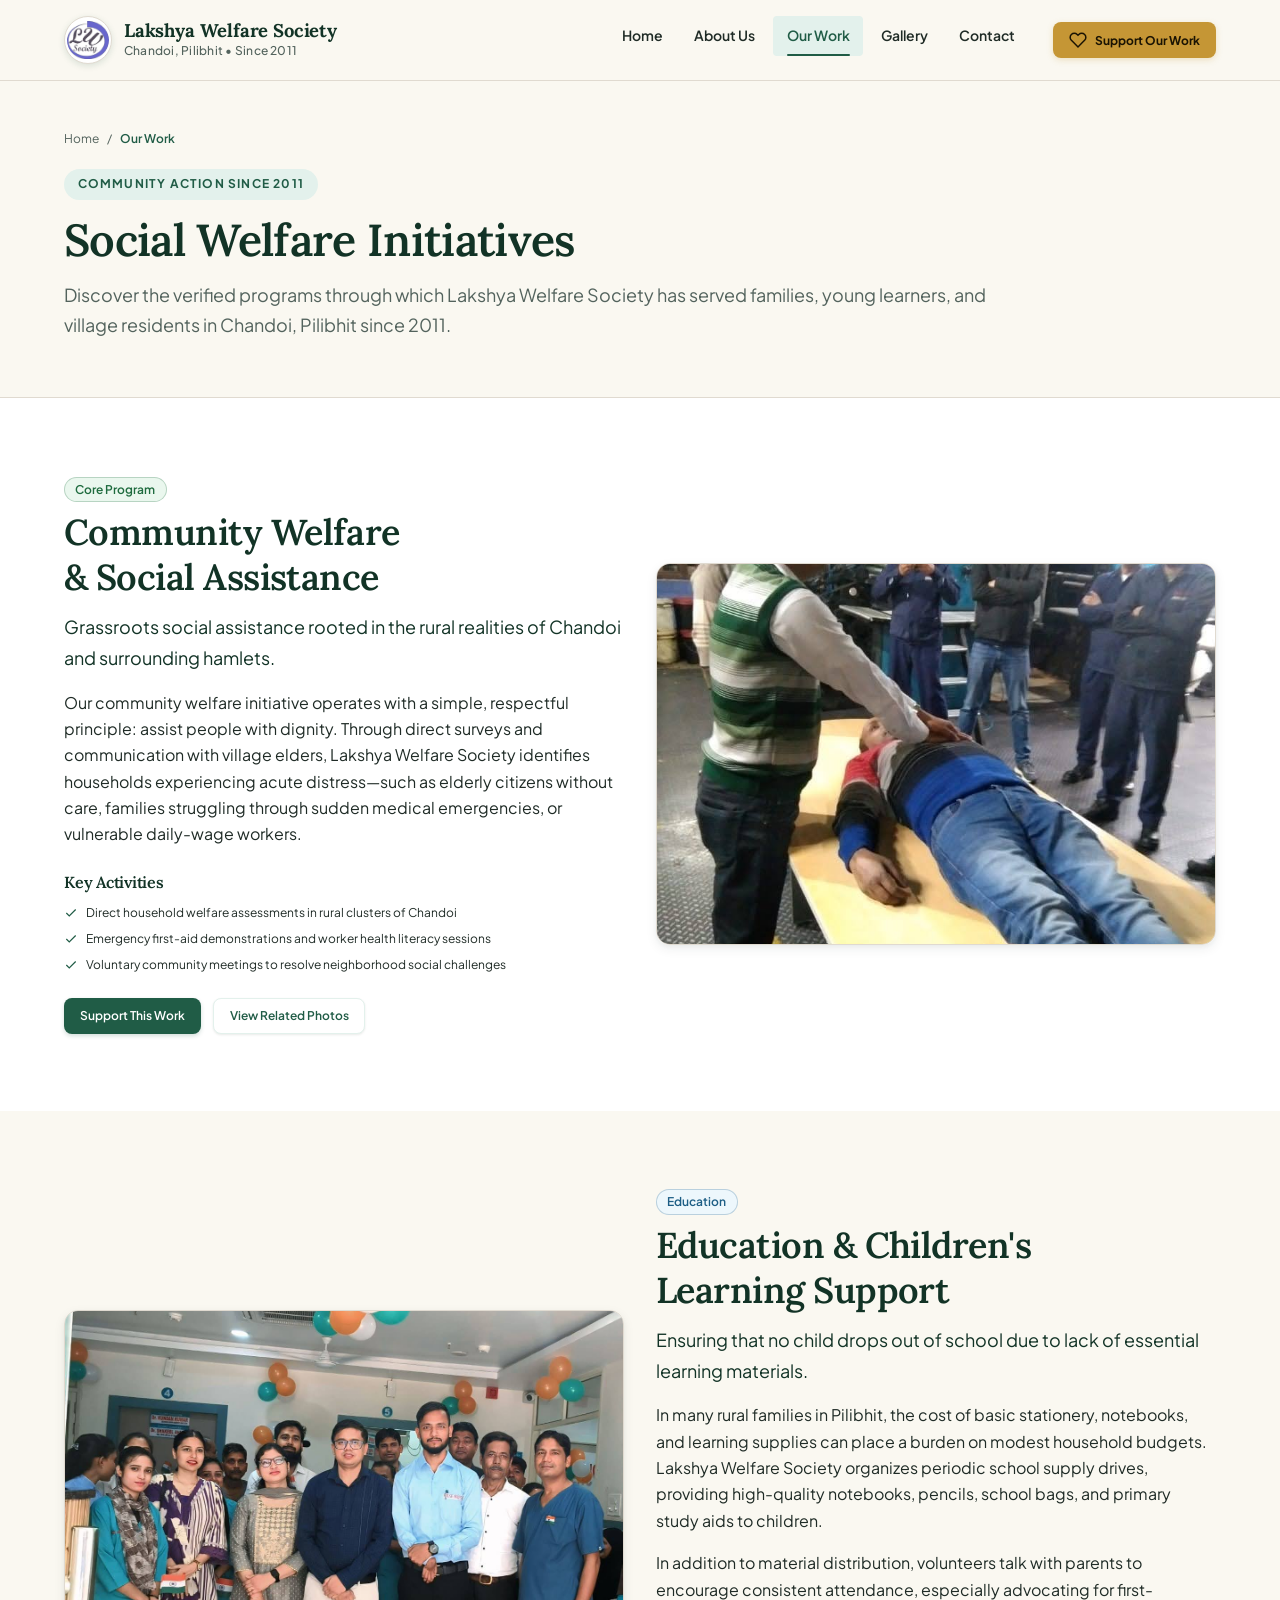
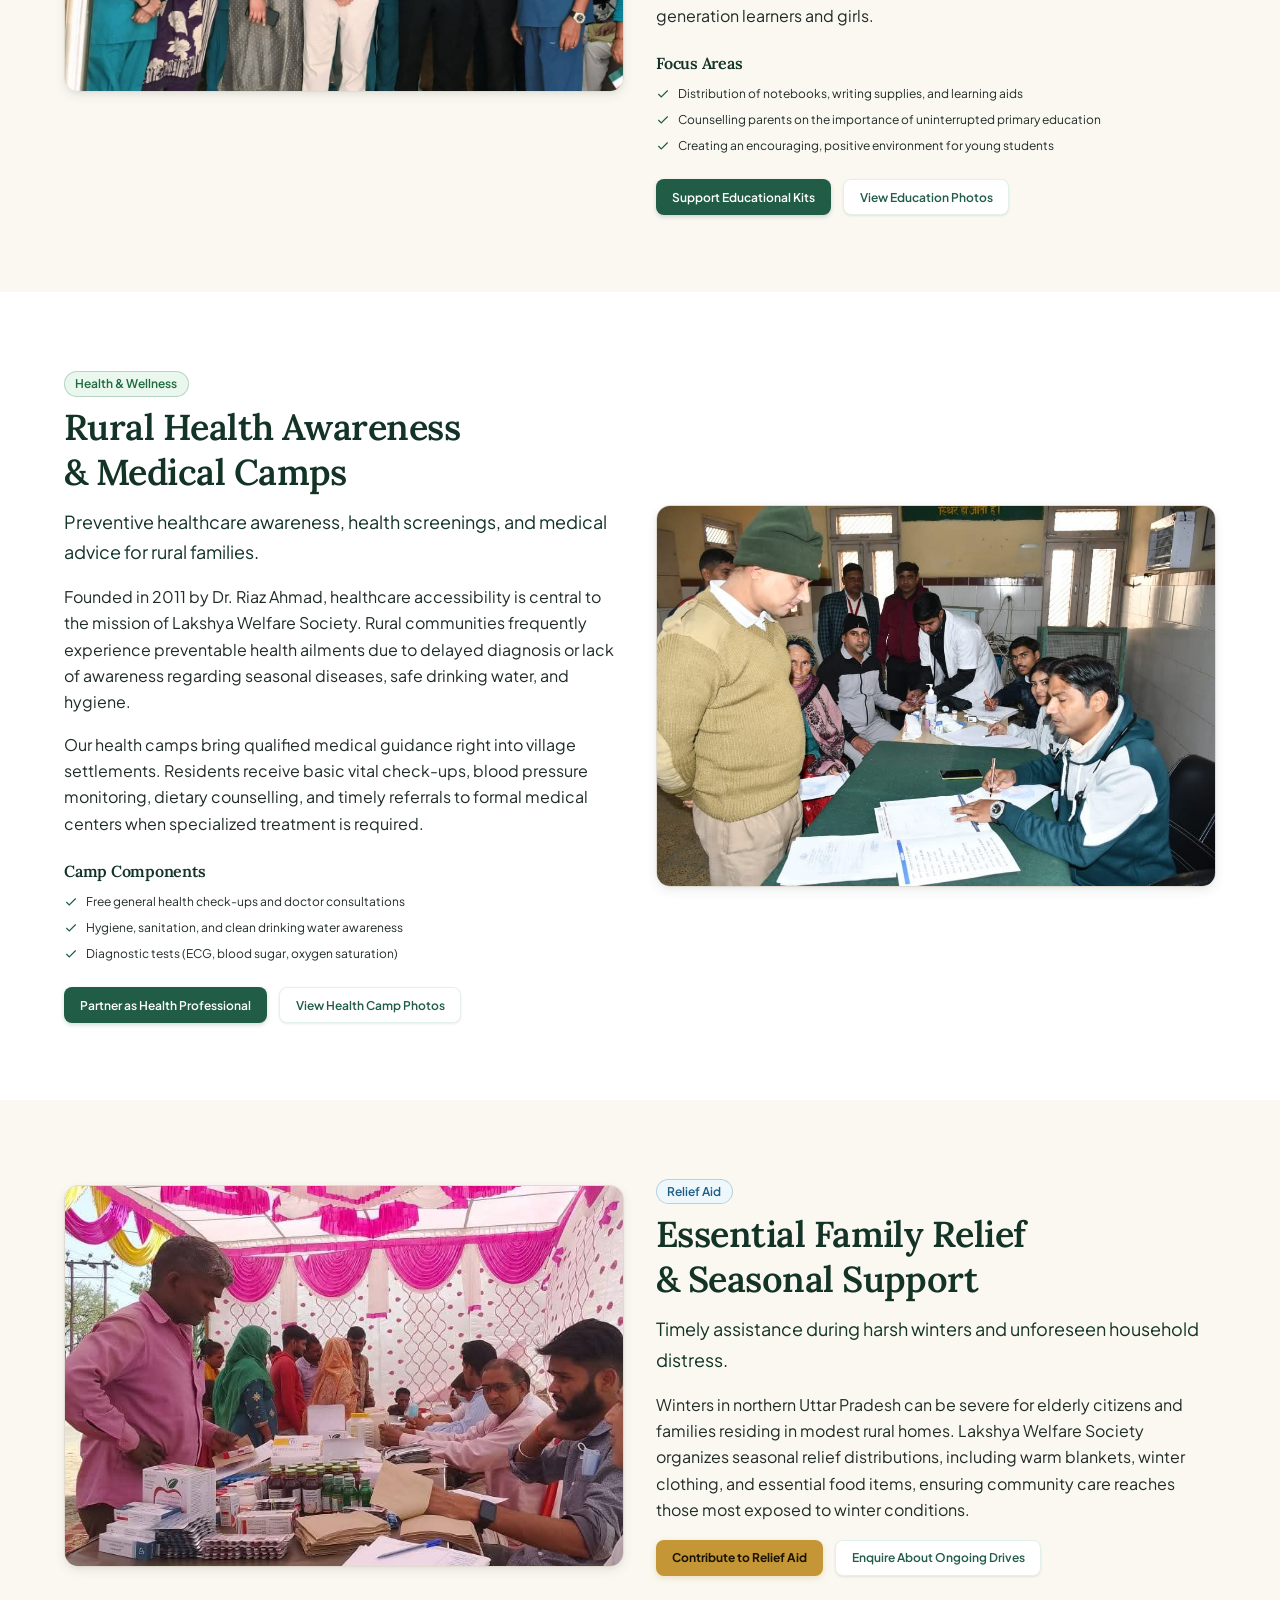
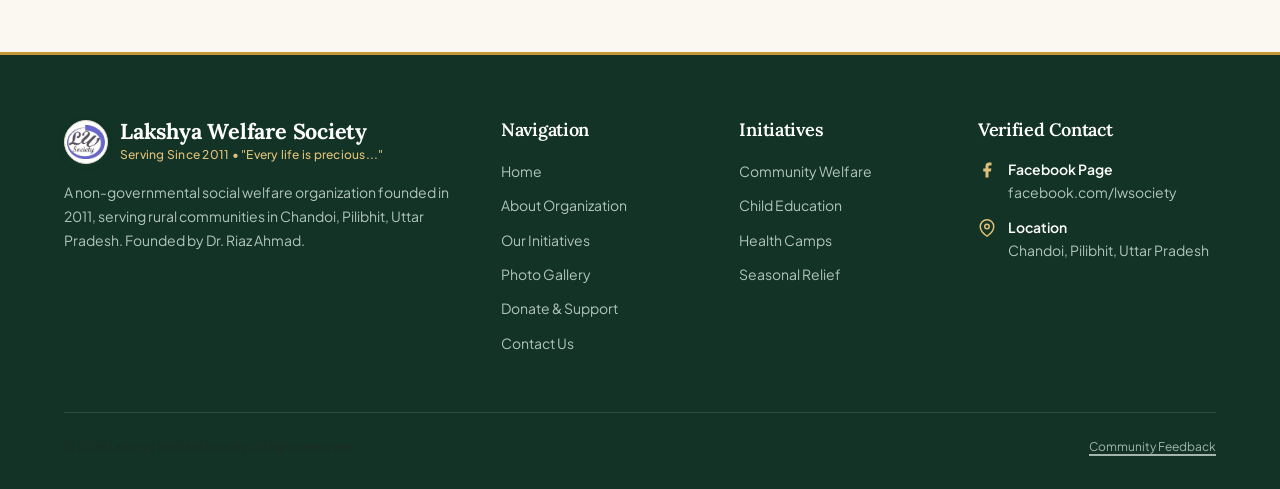
<file: initiatives.html>
<!DOCTYPE html>
<html lang="en" dir="ltr">
<head>
  <meta charset="UTF-8">
  <meta name="viewport" content="width=device-width, initial-scale=1.0">
  <title>Our Work & Initiatives | Lakshya Welfare Society, Pilibhit</title>
  <meta name="description" content="Explore the social welfare initiatives of Lakshya Welfare Society in Chandoi, Pilibhit, Uttar Pradesh: community welfare, children's schooling support, and rural health camps.">
  <meta name="keywords" content="Lakshya Welfare initiatives, NGO work Pilibhit, rural health camp Chandoi, child education support Uttar Pradesh, Dr Riaz Ahmad initiatives">
  <link rel="canonical" href="https://lakshyawelfaresociety.org/initiatives.html">

  <!-- Open Graph -->
  <meta property="og:type" content="website">
  <meta property="og:title" content="Our Work & Initiatives | Lakshya Welfare Society, Pilibhit">
  <meta property="og:description" content="Explore documented community welfare, education support, and health camps in Chandoi, Pilibhit.">
  <meta property="og:url" content="https://www.facebook.com/lwsociety/">
  <meta property="og:image" content="assets/images/gallery/hero_community.svg">

  <!-- Fonts & Styles -->
  <link rel="preconnect" href="https://fonts.googleapis.com">
  <link rel="preconnect" href="https://fonts.gstatic.com" crossorigin>
  <link href="https://fonts.googleapis.com/css2?family=Lora:ital,wght@0,400;0,500;0,600;0,700;1,400&family=Plus+Jakarta+Sans:wght@400;500;600;700;800&display=swap" rel="stylesheet">
  <link rel="stylesheet" href="assets/css/variables.css">
  <link rel="stylesheet" href="assets/css/base.css">
  <link rel="stylesheet" href="assets/css/layout.css">
  <link rel="stylesheet" href="assets/css/components.css">
</head>
<body>

  <!-- Skip Navigation -->
  <a href="#main-content" class="skip-link">Skip to main content</a>

  <!-- Header -->
  <header class="site-header" role="banner">
    <div class="container">
      <div class="nav-wrapper">
        <a href="index.html" class="brand-link" aria-label="Lakshya Welfare Society Homepage">
          <div class="brand-logo-mark" aria-hidden="true">
            <img src="assets/images/logo/Logo.jpeg" alt="Lakshya Welfare Society Official Logo" width="48" height="48">
          </div>
          <div class="brand-text">
            <span class="brand-title">Lakshya Welfare Society</span>
            <span class="brand-tagline">Chandoi, Pilibhit • Since 2011</span>
          </div>
        </a>

        <nav class="desktop-nav" role="navigation" aria-label="Primary Desktop Navigation">
          <ul class="nav-list">
            <li><a href="index.html" class="nav-link">Home</a></li>
            <li><a href="about.html" class="nav-link">About Us</a></li>
            <li><a href="initiatives.html" class="nav-link active" aria-current="page">Our Work</a></li>
            <li><a href="gallery.html" class="nav-link">Gallery</a></li>
            <li><a href="contact.html" class="nav-link">Contact</a></li>
          </ul>
          <div class="header-cta-group">
            <a href="donate.html" class="btn btn-accent btn-sm">
              <svg viewBox="0 0 24 24" fill="none" stroke="currentColor" stroke-width="2" aria-hidden="true">
                <path d="M20.84 4.61a5.5 5.5 0 0 0-7.78 0L12 5.67l-1.06-1.06a5.5 5.5 0 0 0-7.78 7.78l1.06 1.06L12 21.23l7.78-7.78 1.06-1.06a5.5 5.5 0 0 0 0-7.78z"></path>
              </svg>
              <span>Support Our Work</span>
            </a>
          </div>
        </nav>

        <button type="button" class="menu-toggle" id="menuToggle" aria-expanded="false" aria-controls="mobileNavDrawer" aria-label="Open Navigation Menu">
          <svg viewBox="0 0 24 24" fill="none" stroke="currentColor" stroke-width="2" stroke-linecap="round" stroke-linejoin="round">
            <line x1="3" y1="12" x2="21" y2="12"></line>
            <line x1="3" y1="6" x2="21" y2="6"></line>
            <line x1="3" y1="18" x2="21" y2="18"></line>
          </svg>
        </button>
      </div>
    </div>
  </header>

  <!-- Mobile Drawer -->
  <div class="drawer-backdrop" id="drawerBackdrop" aria-hidden="true"></div>
  <aside class="mobile-nav-drawer" id="mobileNavDrawer" aria-hidden="true" role="dialog" aria-modal="true" aria-label="Mobile Navigation Menu">
    <div class="drawer-header">
      <div style="display: flex; align-items: center; gap: var(--space-3);">
        <div class="brand-logo-mark" style="width: 40px; height: 40px;" aria-hidden="true">
          <img src="assets/images/logo/Logo.jpeg" alt="Lakshya Welfare Society Logo" width="40" height="40">
        </div>
        <div class="brand-text">
          <span class="brand-title">Lakshya Welfare</span>
          <span class="brand-tagline">Chandoi, Pilibhit • Since 2011</span>
        </div>
      </div>
      <button type="button" class="drawer-close" id="drawerClose" aria-label="Close Navigation Menu">
        <svg viewBox="0 0 24 24" fill="none" stroke="currentColor" stroke-width="2"><line x1="18" y1="6" x2="6" y2="18"></line><line x1="6" y1="6" x2="18" y2="18"></line></svg>
      </button>
    </div>
    <ul class="drawer-nav-list">
      <li><a href="index.html" class="drawer-nav-link">Home</a></li>
      <li><a href="about.html" class="drawer-nav-link">About Us</a></li>
      <li><a href="initiatives.html" class="drawer-nav-link active" aria-current="page">Our Work & Initiatives</a></li>
      <li><a href="gallery.html" class="drawer-nav-link">Activity Gallery</a></li>
      <li><a href="donate.html" class="drawer-nav-link">Donate / Support</a></li>
      <li><a href="contact.html" class="drawer-nav-link">Contact Us</a></li>
    </ul>
    <div class="drawer-footer">
      <a href="donate.html" class="btn btn-accent btn-lg" style="width: 100%;">Donate to Lakshya</a>
    </div>
  </aside>

  <!-- Main Landmark -->
  <main id="main-content">

    <!-- Page Header -->
    <section class="section section-cream" style="padding-top: var(--space-12); padding-bottom: var(--space-10); border-bottom: 1px solid var(--color-border);" aria-labelledby="page-title">
      <div class="container">
        <nav aria-label="Breadcrumb" style="margin-bottom: var(--space-3); font-size: var(--text-xs); color: var(--color-text-muted);">
          <ol style="display: flex; gap: var(--space-2); list-style: none; padding: 0; margin: 0;">
            <li><a href="index.html" style="color: var(--color-text-muted); text-decoration: none;">Home</a></li>
            <li>/</li>
            <li aria-current="page" style="color: var(--color-primary); font-weight: 600;">Our Work</li>
          </ol>
        </nav>
        <span class="section-eyebrow">Community Action Since 2011</span>
        <h1 id="page-title" style="font-size: clamp(2.2rem, 3.5vw, 3rem); margin-bottom: var(--space-3);">Social Welfare Initiatives</h1>
        <p class="lead" style="max-width: 72ch;">
          Discover the verified programs through which Lakshya Welfare Society has served families, young learners, and village residents in Chandoi, Pilibhit since 2011.
        </p>
      </div>
    </section>

    <!-- Initiative 1: Community Welfare -->
    <section class="section section-white" id="community-welfare" aria-labelledby="init1-title">
      <div class="container">
        <div style="display: grid; grid-template-columns: repeat(auto-fit, minmax(320px, 1fr)); gap: var(--space-8); align-items: center;">
          <div>
            <span class="badge badge-verified" style="margin-bottom: var(--space-2);">Core Program</span>
            <h2 id="init1-title">Community Welfare & Social Assistance</h2>
            <p class="lead" style="color: var(--color-primary-900);">
              Grassroots social assistance rooted in the rural realities of Chandoi and surrounding hamlets.
            </p>
            <p>
              Our community welfare initiative operates with a simple, respectful principle: assist people with dignity. Through direct surveys and communication with village elders, Lakshya Welfare Society identifies households experiencing acute distress—such as elderly citizens without care, families struggling through sudden medical emergencies, or vulnerable daily-wage workers.
            </p>
            
            <div style="margin: var(--space-6) 0;">
              <h3 style="font-size: var(--text-base); color: var(--color-primary-900); margin-bottom: var(--space-3);">Key Activities</h3>
              <ul class="initiative-bullets">
                <li>
                  <svg viewBox="0 0 24 24" fill="none" stroke="currentColor" stroke-width="2" aria-hidden="true"><polyline points="20 6 9 17 4 12"></polyline></svg>
                  <span>Direct household welfare assessments in rural clusters of Chandoi</span>
                </li>
                <li>
                  <svg viewBox="0 0 24 24" fill="none" stroke="currentColor" stroke-width="2" aria-hidden="true"><polyline points="20 6 9 17 4 12"></polyline></svg>
                  <span>Emergency first-aid demonstrations and worker health literacy sessions</span>
                </li>
                <li>
                  <svg viewBox="0 0 24 24" fill="none" stroke="currentColor" stroke-width="2" aria-hidden="true"><polyline points="20 6 9 17 4 12"></polyline></svg>
                  <span>Voluntary community meetings to resolve neighborhood social challenges</span>
                </li>
              </ul>
            </div>

            <div style="display: flex; gap: var(--space-3); flex-wrap: wrap;">
              <a href="donate.html" class="btn btn-primary btn-sm">Support This Work</a>
              <a href="gallery.html?cat=community" class="btn btn-secondary btn-sm">View Related Photos</a>
            </div>
          </div>
          <div style="border-radius: var(--radius-lg); overflow: hidden; border: 1px solid var(--color-border); box-shadow: var(--shadow-md);">
            <img src="assets/images/gallery/cpr_industrial_training.jpeg" alt="Dr. Riaz Ahmad demonstrating emergency life support and first aid techniques" style="width: 100%; height: 380px; object-fit: cover; display: block;" loading="lazy">
          </div>
        </div>
      </div>
    </section>

    <!-- Initiative 2: Child Education -->
    <section class="section section-cream" id="child-education" aria-labelledby="init2-title">
      <div class="container">
        <div style="display: grid; grid-template-columns: repeat(auto-fit, minmax(320px, 1fr)); gap: var(--space-8); align-items: center;">
          <div style="order: 2;">
            <span class="badge badge-info" style="margin-bottom: var(--space-2);">Education</span>
            <h2 id="init2-title">Education & Children's Learning Support</h2>
            <p class="lead" style="color: var(--color-primary-900);">
              Ensuring that no child drops out of school due to lack of essential learning materials.
            </p>
            <p>
              In many rural families in Pilibhit, the cost of basic stationery, notebooks, and learning supplies can place a burden on modest household budgets. Lakshya Welfare Society organizes periodic school supply drives, providing high-quality notebooks, pencils, school bags, and primary study aids to children.
            </p>
            <p>
              In addition to material distribution, volunteers talk with parents to encourage consistent attendance, especially advocating for first-generation learners and girls.
            </p>

            <div style="margin: var(--space-6) 0;">
              <h3 style="font-size: var(--text-base); color: var(--color-primary-900); margin-bottom: var(--space-3);">Focus Areas</h3>
              <ul class="initiative-bullets">
                <li>
                  <svg viewBox="0 0 24 24" fill="none" stroke="currentColor" stroke-width="2" aria-hidden="true"><polyline points="20 6 9 17 4 12"></polyline></svg>
                  <span>Distribution of notebooks, writing supplies, and learning aids</span>
                </li>
                <li>
                  <svg viewBox="0 0 24 24" fill="none" stroke="currentColor" stroke-width="2" aria-hidden="true"><polyline points="20 6 9 17 4 12"></polyline></svg>
                  <span>Counselling parents on the importance of uninterrupted primary education</span>
                </li>
                <li>
                  <svg viewBox="0 0 24 24" fill="none" stroke="currentColor" stroke-width="2" aria-hidden="true"><polyline points="20 6 9 17 4 12"></polyline></svg>
                  <span>Creating an encouraging, positive environment for young students</span>
                </li>
              </ul>
            </div>

            <div style="display: flex; gap: var(--space-3); flex-wrap: wrap;">
              <a href="donate.html" class="btn btn-primary btn-sm">Support Educational Kits</a>
              <a href="gallery.html?cat=education" class="btn btn-secondary btn-sm">View Education Photos</a>
            </div>
          </div>
          <div style="order: 1; border-radius: var(--radius-lg); overflow: hidden; border: 1px solid var(--color-border); box-shadow: var(--shadow-md);">
            <img src="assets/images/gallery/youth_volunteers_flag.jpeg" alt="Youth volunteers and community supporters rallying for education and welfare" style="width: 100%; height: 380px; object-fit: cover; display: block;" loading="lazy">
          </div>
        </div>
      </div>
    </section>

    <!-- Initiative 3: Health Awareness & Camps -->
    <section class="section section-white" id="health-awareness" aria-labelledby="init3-title">
      <div class="container">
        <div style="display: grid; grid-template-columns: repeat(auto-fit, minmax(320px, 1fr)); gap: var(--space-8); align-items: center;">
          <div>
            <span class="badge badge-verified" style="margin-bottom: var(--space-2);">Health & Wellness</span>
            <h2 id="init3-title">Rural Health Awareness & Medical Camps</h2>
            <p class="lead" style="color: var(--color-primary-900);">
              Preventive healthcare awareness, health screenings, and medical advice for rural families.
            </p>
            <p>
              Founded in 2011 by Dr. Riaz Ahmad, healthcare accessibility is central to the mission of Lakshya Welfare Society. Rural communities frequently experience preventable health ailments due to delayed diagnosis or lack of awareness regarding seasonal diseases, safe drinking water, and hygiene.
            </p>
            <p>
              Our health camps bring qualified medical guidance right into village settlements. Residents receive basic vital check-ups, blood pressure monitoring, dietary counselling, and timely referrals to formal medical centers when specialized treatment is required.
            </p>

            <div style="margin: var(--space-6) 0;">
              <h3 style="font-size: var(--text-base); color: var(--color-primary-900); margin-bottom: var(--space-3);">Camp Components</h3>
              <ul class="initiative-bullets">
                <li>
                  <svg viewBox="0 0 24 24" fill="none" stroke="currentColor" stroke-width="2" aria-hidden="true"><polyline points="20 6 9 17 4 12"></polyline></svg>
                  <span>Free general health check-ups and doctor consultations</span>
                </li>
                <li>
                  <svg viewBox="0 0 24 24" fill="none" stroke="currentColor" stroke-width="2" aria-hidden="true"><polyline points="20 6 9 17 4 12"></polyline></svg>
                  <span>Hygiene, sanitation, and clean drinking water awareness</span>
                </li>
                <li>
                  <svg viewBox="0 0 24 24" fill="none" stroke="currentColor" stroke-width="2" aria-hidden="true"><polyline points="20 6 9 17 4 12"></polyline></svg>
                  <span>Diagnostic tests (ECG, blood sugar, oxygen saturation)</span>
                </li>
              </ul>
            </div>

            <div style="display: flex; gap: var(--space-3); flex-wrap: wrap;">
              <a href="contact.html?type=partner" class="btn btn-primary btn-sm">Partner as Health Professional</a>
              <a href="gallery.html?cat=health" class="btn btn-secondary btn-sm">View Health Camp Photos</a>
            </div>
          </div>
          <div style="border-radius: var(--radius-lg); overflow: hidden; border: 1px solid var(--color-border); box-shadow: var(--shadow-md);">
            <img src="assets/images/gallery/doctor_consultation_camp.jpeg" alt="Dr. Riaz Ahmad examining patient and writing treatment plan at rural camp" style="width: 100%; height: 380px; object-fit: cover; display: block;" loading="lazy">
          </div>
        </div>
      </div>
    </section>

    <!-- Initiative 4: Seasonal Family Relief -->
    <section class="section section-cream" id="family-relief" aria-labelledby="init4-title">
      <div class="container">
        <div style="display: grid; grid-template-columns: repeat(auto-fit, minmax(320px, 1fr)); gap: var(--space-8); align-items: center;">
          <div style="order: 2;">
            <span class="badge badge-info" style="margin-bottom: var(--space-2);">Relief Aid</span>
            <h2 id="init4-title">Essential Family Relief & Seasonal Support</h2>
            <p class="lead" style="color: var(--color-primary-900);">
              Timely assistance during harsh winters and unforeseen household distress.
            </p>
            <p>
              Winters in northern Uttar Pradesh can be severe for elderly citizens and families residing in modest rural homes. Lakshya Welfare Society organizes seasonal relief distributions, including warm blankets, winter clothing, and essential food items, ensuring community care reaches those most exposed to winter conditions.
            </p>
            <div style="display: flex; gap: var(--space-3); margin-top: var(--space-4); flex-wrap: wrap;">
              <a href="donate.html" class="btn btn-accent btn-sm">Contribute to Relief Aid</a>
              <a href="contact.html" class="btn btn-secondary btn-sm">Enquire About Ongoing Drives</a>
            </div>
          </div>
          <div style="order: 1; border-radius: var(--radius-lg); overflow: hidden; border: 1px solid var(--color-border); box-shadow: var(--shadow-md);">
            <img src="assets/images/gallery/rural_medicine_distribution.jpeg" alt="Free medicine dispensing and health relief drive for rural families" style="width: 100%; height: 380px; object-fit: cover; display: block;" loading="lazy">
          </div>
        </div>
      </div>
    </section>

  </main>

  <!-- Footer -->
  <footer class="site-footer" role="contentinfo">
    <div class="container">
      <div class="footer-grid">
        <div class="footer-brand">
          <div style="display: flex; align-items: center; gap: var(--space-3); margin-bottom: var(--space-3);">
            <div class="brand-logo-mark" style="width: 44px; height: 44px;" aria-hidden="true">
              <img src="assets/images/logo/Logo.jpeg" alt="Lakshya Welfare Society Logo" width="44" height="44">
            </div>
            <div class="brand-text">
              <span class="brand-title">Lakshya Welfare Society</span>
              <span class="brand-tagline">Serving Since 2011 • "Every life is precious..."</span>
            </div>
          </div>
          <p class="footer-description">
            A non-governmental social welfare organization founded in 2011, serving rural communities in Chandoi, Pilibhit, Uttar Pradesh. Founded by Dr. Riaz Ahmad.
          </p>
        </div>

        <div>
          <h4 class="footer-col-title">Navigation</h4>
          <ul class="footer-links">
            <li><a href="index.html">Home</a></li>
            <li><a href="about.html">About Organization</a></li>
            <li><a href="initiatives.html">Our Initiatives</a></li>
            <li><a href="gallery.html">Photo Gallery</a></li>
            <li><a href="donate.html">Donate & Support</a></li>
            <li><a href="contact.html">Contact Us</a></li>
          </ul>
        </div>

        <div>
          <h4 class="footer-col-title">Initiatives</h4>
          <ul class="footer-links">
            <li><a href="#community-welfare">Community Welfare</a></li>
            <li><a href="#child-education">Child Education</a></li>
            <li><a href="#health-awareness">Health Camps</a></li>
            <li><a href="#family-relief">Seasonal Relief</a></li>
          </ul>
        </div>

        <div>
          <h4 class="footer-col-title">Verified Contact</h4>
          <div class="footer-contact-item">
            <svg viewBox="0 0 24 24" fill="currentColor" aria-hidden="true"><path d="M18 2h-3a5 5 0 0 0-5 5v3H7v4h3v8h4v-8h3l1-4h-4V7a1 1 0 0 1 1-1h3z"></path></svg>
            <div>
              <span style="font-weight: 600; display: block; color: var(--color-surface);">Facebook Page</span>
              <a href="https://www.facebook.com/lwsociety/" target="_blank" rel="noopener noreferrer">facebook.com/lwsociety</a>
            </div>
          </div>
          <div class="footer-contact-item">
            <svg viewBox="0 0 24 24" fill="none" stroke="currentColor" stroke-width="2" aria-hidden="true"><path d="M21 10c0 7-9 13-9 13s-9-6-9-13a9 9 0 0 1 18 0z"></path><circle cx="12" cy="10" r="3"></circle></svg>
            <div>
              <span style="font-weight: 600; display: block; color: var(--color-surface);">Location</span>
              <span>Chandoi, Pilibhit, Uttar Pradesh</span>
            </div>
          </div>
        </div>
      </div>

      <div class="footer-bottom">
        <div>
          <p style="margin: 0;">&copy; 2026 Lakshya Welfare Society. All rights reserved.</p>
        </div>
        <div>
          <a href="contact.html" style="color: #A3B5AE;">Community Feedback</a>
        </div>
      </div>
    </div>
  </footer>

  <script src="assets/js/config.js"></script>
  <script src="assets/js/main.js"></script>
</body>
</html>
</file>
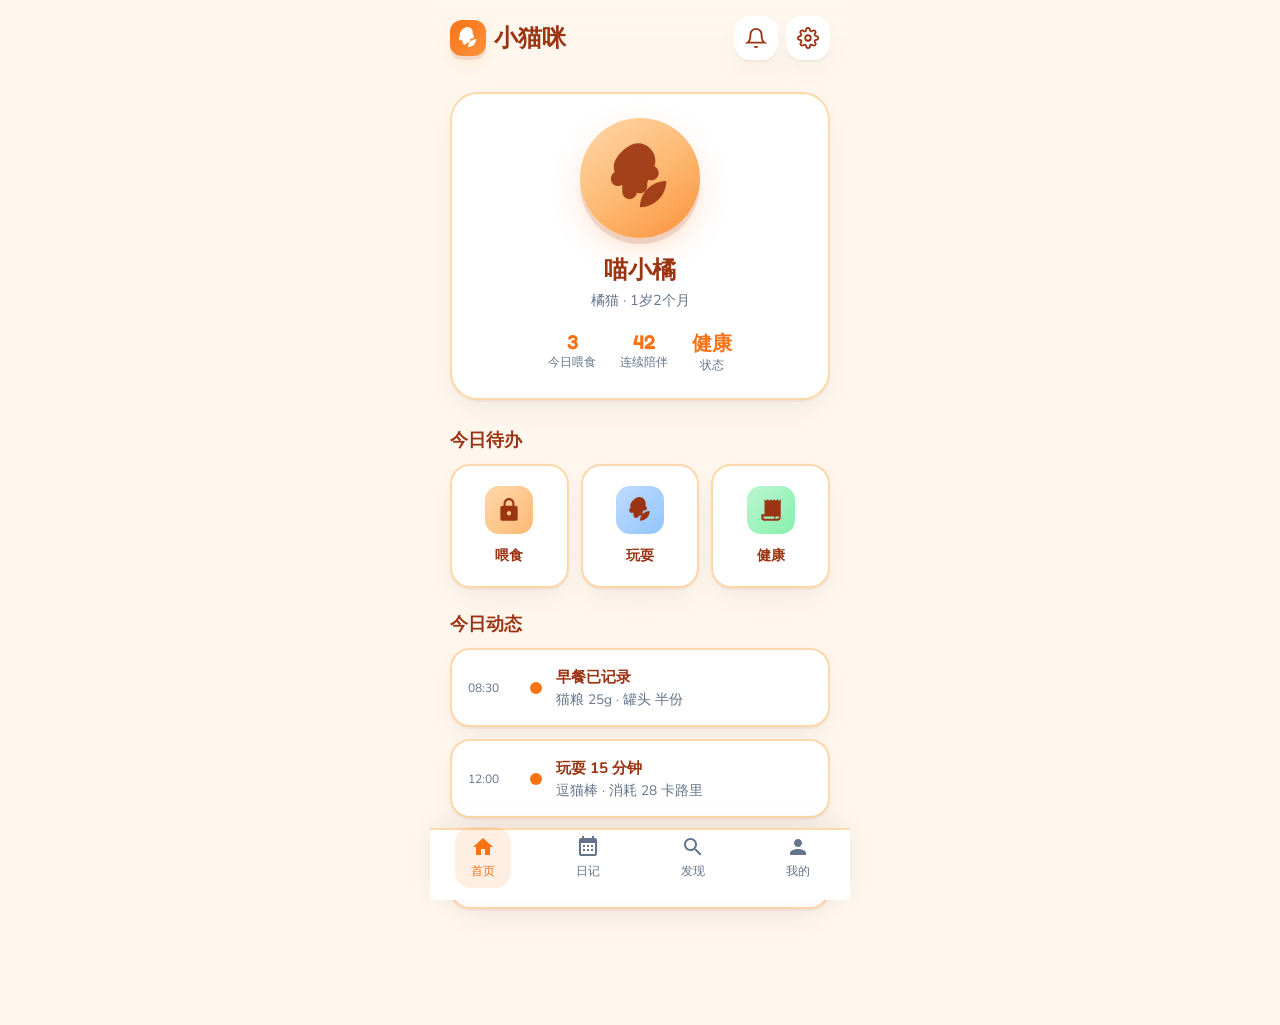
<file: ui-ux-pro-max-skill-main/ui-ux-pro-max-skill-main/preview/xiaomaomi-app.html>
<!DOCTYPE html>
<html lang="zh-CN">
<head>
  <meta charset="UTF-8">
  <meta name="viewport" content="width=device-width, initial-scale=1.0">
  <title>小猫咪 - 萌宠日常</title>
  <link rel="preconnect" href="https://fonts.googleapis.com">
  <link rel="preconnect" href="https://fonts.gstatic.com" crossorigin>
  <link href="https://fonts.googleapis.com/css2?family=Fredoka:wght@400;500;600;700&family=Nunito:wght@300;400;500;600;700&display=swap" rel="stylesheet">
  <style>
    :root {
      /* Pet Tech App 配色 - 来自 UI/UX Pro Max design system */
      --primary: #F97316;
      --primary-on: #0F172A;
      --secondary: #FB923C;
      --accent: #2563EB;
      --accent-on: #FFFFFF;
      --background: #FFF7ED;
      --foreground: #9A3412;
      --card: #FFFFFF;
      --card-foreground: #9A3412;
      --muted: #F1F0F0;
      --muted-foreground: #64748B;
      --border: #FED7AA;
      --destructive: #DC2626;
      --ring: #F97316;
      --radius-outer: 28px;
      --radius-card: 20px;
      --radius-btn: 16px;
      --shadow-clay: 0 4px 0 0 rgba(154, 52, 18, 0.12), 0 8px 24px -4px rgba(249, 115, 22, 0.15);
      --shadow-card: 0 2px 0 0 rgba(154, 52, 18, 0.06), 0 12px 32px -8px rgba(0,0,0,0.08);
    }

    * { box-sizing: border-box; margin: 0; padding: 0; }
    html { font-size: 16px; }
    body {
      font-family: 'Nunito', -apple-system, sans-serif;
      background: var(--background);
      color: var(--foreground);
      min-height: 100vh;
      padding-bottom: 80px;
      -webkit-font-smoothing: antialiased;
    }

    /* Header */
    .header {
      padding: 16px 20px 12px;
      display: flex;
      align-items: center;
      justify-content: space-between;
      background: linear-gradient(180deg, rgba(255,247,237,0.98) 0%, var(--background) 100%);
      position: sticky;
      top: 0;
      z-index: 10;
    }
    .logo {
      font-family: 'Fredoka', sans-serif;
      font-weight: 700;
      font-size: 1.5rem;
      color: var(--foreground);
      display: flex;
      align-items: center;
      gap: 8px;
    }
    .logo-icon {
      width: 36px;
      height: 36px;
      background: linear-gradient(135deg, var(--primary), var(--secondary));
      border-radius: 12px;
      display: flex;
      align-items: center;
      justify-content: center;
      box-shadow: var(--shadow-clay);
    }
    .logo-icon svg {
      width: 22px;
      height: 22px;
      fill: white;
    }
    .header-actions {
      display: flex;
      gap: 8px;
    }
    .icon-btn {
      width: 44px;
      height: 44px;
      border-radius: var(--radius-btn);
      border: none;
      background: var(--card);
      color: var(--foreground);
      cursor: pointer;
      display: flex;
      align-items: center;
      justify-content: center;
      box-shadow: var(--shadow-card);
      transition: transform 0.2s ease, box-shadow 0.2s ease;
    }
    .icon-btn:hover { transform: scale(0.96); }
    .icon-btn:focus-visible { outline: 2px solid var(--ring); outline-offset: 2px; }
    .icon-btn svg { width: 22px; height: 22px; }

    /* Hero - 主猫卡片 */
    .hero {
      padding: 20px;
      margin-bottom: 8px;
    }
    .hero-card {
      background: var(--card);
      border-radius: var(--radius-outer);
      padding: 24px;
      box-shadow: var(--shadow-card);
      border: 2px solid var(--border);
      text-align: center;
    }
    .cat-avatar {
      width: 120px;
      height: 120px;
      margin: 0 auto 16px;
      background: linear-gradient(145deg, #FED7AA 0%, #FDBA74 50%, #FB923C 100%);
      border-radius: 50%;
      display: flex;
      align-items: center;
      justify-content: center;
      box-shadow: 0 6px 0 0 rgba(154, 52, 18, 0.15), 0 12px 32px -4px rgba(249, 115, 22, 0.25);
    }
    .cat-avatar svg {
      width: 70px;
      height: 70px;
      fill: var(--foreground);
      opacity: 0.9;
    }
    .hero-card h1 {
      font-family: 'Fredoka', sans-serif;
      font-size: 1.5rem;
      color: var(--foreground);
      margin-bottom: 4px;
    }
    .hero-card .subtitle {
      font-size: 0.9rem;
      color: var(--muted-foreground);
      margin-bottom: 20px;
    }
    .stats-row {
      display: flex;
      justify-content: center;
      gap: 24px;
    }
    .stat {
      text-align: center;
    }
    .stat-value {
      font-family: 'Fredoka', sans-serif;
      font-weight: 600;
      font-size: 1.25rem;
      color: var(--primary);
    }
    .stat-label {
      font-size: 0.75rem;
      color: var(--muted-foreground);
    }

    /* 快捷操作区 */
    .section-title {
      font-family: 'Fredoka', sans-serif;
      font-size: 1.1rem;
      padding: 0 20px 12px;
      color: var(--foreground);
    }
    .quick-actions {
      padding: 0 20px 24px;
      display: grid;
      grid-template-columns: repeat(3, 1fr);
      gap: 12px;
    }
    .action-card {
      background: var(--card);
      border-radius: var(--radius-card);
      padding: 20px 12px;
      text-align: center;
      box-shadow: var(--shadow-card);
      border: 2px solid var(--border);
      cursor: pointer;
      transition: transform 0.2s ease, box-shadow 0.2s ease;
      text-decoration: none;
      color: inherit;
      display: block;
    }
    .action-card:hover {
      transform: translateY(-2px);
      box-shadow: 0 4px 0 0 rgba(154, 52, 18, 0.08), 0 16px 40px -8px rgba(0,0,0,0.12);
    }
    .action-card:focus-visible { outline: 2px solid var(--ring); outline-offset: 2px; }
    .action-icon {
      width: 48px;
      height: 48px;
      margin: 0 auto 10px;
      border-radius: 14px;
      display: flex;
      align-items: center;
      justify-content: center;
    }
    .action-card:nth-child(1) .action-icon { background: linear-gradient(135deg, #FED7AA, #FDBA74); }
    .action-card:nth-child(2) .action-icon { background: linear-gradient(135deg, #BFDBFE, #93C5FD); }
    .action-card:nth-child(3) .action-icon { background: linear-gradient(135deg, #BBF7D0, #86EFAC); }
    .action-icon svg { width: 26px; height: 26px; fill: var(--foreground); }
    .action-card span {
      font-size: 0.9rem;
      font-weight: 600;
      color: var(--foreground);
    }

    /* 今日动态 */
    .feed-section {
      padding: 0 20px 24px;
    }
    .feed-card {
      background: var(--card);
      border-radius: var(--radius-card);
      padding: 16px;
      margin-bottom: 12px;
      box-shadow: var(--shadow-card);
      border: 2px solid var(--border);
      display: flex;
      align-items: center;
      gap: 14px;
    }
    .feed-time {
      font-size: 0.75rem;
      color: var(--muted-foreground);
      min-width: 48px;
    }
    .feed-dot {
      width: 12px;
      height: 12px;
      border-radius: 50%;
      background: var(--primary);
      flex-shrink: 0;
    }
    .feed-content {
      flex: 1;
    }
    .feed-content strong {
      font-size: 0.95rem;
      color: var(--foreground);
    }
    .feed-content p {
      font-size: 0.85rem;
      color: var(--muted-foreground);
      margin-top: 2px;
    }

    /* 底部导航 */
    .bottom-nav {
      position: fixed;
      bottom: 0;
      left: 0;
      right: 0;
      height: 72px;
      background: var(--card);
      border-top: 2px solid var(--border);
      display: flex;
      justify-content: space-around;
      align-items: center;
      padding: 8px 0 24px;
      box-shadow: 0 -4px 24px rgba(0,0,0,0.06);
    }
    .nav-item {
      display: flex;
      flex-direction: column;
      align-items: center;
      gap: 4px;
      color: var(--muted-foreground);
      text-decoration: none;
      font-size: 0.75rem;
      padding: 8px 16px;
      border-radius: var(--radius-btn);
      transition: color 0.2s, background 0.2s;
    }
    .nav-item:hover, .nav-item.active {
      color: var(--primary);
    }
    .nav-item.active {
      background: rgba(249, 115, 22, 0.12);
    }
    .nav-item svg {
      width: 24px;
      height: 24px;
      fill: currentColor;
    }

    /* 响应式 */
    @media (min-width: 768px) {
      body { max-width: 420px; margin: 0 auto; }
      .bottom-nav { max-width: 420px; left: 50%; transform: translateX(-50%); }
    }
  </style>
</head>
<body>
  <header class="header">
    <div class="logo">
      <div class="logo-icon" aria-hidden="true">
        <svg viewBox="0 0 24 24" xmlns="http://www.w3.org/2000/svg"><path d="M12 22c4.97 0 9-4.03 9-9-4.97 0-9 4.03-9 9zM5.6 10.25c0 1.38 1.12 2.5 2.5 2.5.53 0 1.01-.16 1.42-.44l-.02 2.44c0 1.38 1.12 2.5 2.5 2.5s2.5-1.12 2.5-2.5l-.02-2.44c.4.28.89.44 1.42.44 1.38 0 2.5-1.12 2.5-2.5 0-1-.6-1.86-1.44-2.28.19-.59.31-1.23.31-1.91 0-3.31-2.69-6-6-6S3 4.69 3 8c0 .68.12 1.32.31 1.91C2.6 10.39 2 11.25 2 12.25 2 13.63 3.12 14.75 4.5 14.75c.53 0 1.01-.16 1.42-.44l.02 2.44c0 1.38 1.12 2.5 2.5 2.5s2.5-1.12 2.5-2.5l.02-2.44c.4.28.89.44 1.42.44 1.38 0 2.5-1.12 2.5-2.5 0-1-.6-1.86-1.44-2.28.19-.59.31-1.23.31-1.91 0-3.31-2.69-6-6-6z"/></svg>
      </div>
      小猫咪
    </div>
    <div class="header-actions">
      <button type="button" class="icon-btn" aria-label="通知">
        <svg viewBox="0 0 24 24" fill="none" stroke="currentColor" stroke-width="2"><path d="M18 8A6 6 0 0 0 6 8c0 7-3 9-3 9h18s-3-2-3-9"/><path d="M13.73 21a2 2 0 0 1-3.46 0"/></svg>
      </button>
      <button type="button" class="icon-btn" aria-label="设置">
        <svg viewBox="0 0 24 24" fill="none" stroke="currentColor" stroke-width="2"><circle cx="12" cy="12" r="3"/><path d="M19.4 15a1.65 1.65 0 0 0 .33 1.82l.06.06a2 2 0 0 1 0 2.83 2 2 0 0 1-2.83 0l-.06-.06a1.65 1.65 0 0 0-1.82-.33 1.65 1.65 0 0 0-1 1.51V21a2 2 0 0 1-2 2 2 2 0 0 1-2-2v-.09A1.65 1.65 0 0 0 9 19.4a1.65 1.65 0 0 0-1.82.33l-.06.06a2 2 0 0 1-2.83 0 2 2 0 0 1 0-2.83l.06-.06a1.65 1.65 0 0 0 .33-1.82 1.65 1.65 0 0 0-1.51-1H3a2 2 0 0 1-2-2 2 2 0 0 1 2-2h.09A1.65 1.65 0 0 0 4.6 9a1.65 1.65 0 0 0-.33-1.82l-.06-.06a2 2 0 0 1 0-2.83 2 2 0 0 1 2.83 0l.06.06a1.65 1.65 0 0 0 1.82.33H9a1.65 1.65 0 0 0 1-1.51V3a2 2 0 0 1 2-2 2 2 0 0 1 2 2v.09a1.65 1.65 0 0 0 1 1.51 1.65 1.65 0 0 0 1.82-.33l.06-.06a2 2 0 0 1 2.83 0 2 2 0 0 1 0 2.83l-.06.06a1.65 1.65 0 0 0-.33 1.82V9a1.65 1.65 0 0 0 1.51 1H21a2 2 0 0 1 2 2 2 2 0 0 1-2 2h-.09a1.65 1.65 0 0 0-1.51 1z"/></svg>
      </button>
    </div>
  </header>

  <main>
    <section class="hero">
      <div class="hero-card">
        <div class="cat-avatar" role="img" aria-label="猫咪头像">
          <svg viewBox="0 0 24 24" xmlns="http://www.w3.org/2000/svg"><path d="M12 22c4.97 0 9-4.03 9-9-4.97 0-9 4.03-9 9zM5.6 10.25c0 1.38 1.12 2.5 2.5 2.5.53 0 1.01-.16 1.42-.44l-.02 2.44c0 1.38 1.12 2.5 2.5 2.5s2.5-1.12 2.5-2.5l-.02-2.44c.4.28.89.44 1.42.44 1.38 0 2.5-1.12 2.5-2.5 0-1-.6-1.86-1.44-2.28.19-.59.31-1.23.31-1.91 0-3.31-2.69-6-6-6S3 4.69 3 8c0 .68.12 1.32.31 1.91C2.6 10.39 2 11.25 2 12.25 2 13.63 3.12 14.75 4.5 14.75c.53 0 1.01-.16 1.42-.44l.02 2.44c0 1.38 1.12 2.5 2.5 2.5s2.5-1.12 2.5-2.5l.02-2.44c.4.28.89.44 1.42.44 1.38 0 2.5-1.12 2.5-2.5 0-1-.6-1.86-1.44-2.28.19-.59.31-1.23.31-1.91 0-3.31-2.69-6-6-6z"/></svg>
        </div>
        <h1>喵小橘</h1>
        <p class="subtitle">橘猫 · 1岁2个月</p>
        <div class="stats-row">
          <div class="stat">
            <div class="stat-value">3</div>
            <div class="stat-label">今日喂食</div>
          </div>
          <div class="stat">
            <div class="stat-value">42</div>
            <div class="stat-label">连续陪伴</div>
          </div>
          <div class="stat">
            <div class="stat-value">健康</div>
            <div class="stat-label">状态</div>
          </div>
        </div>
      </div>
    </section>

    <h2 class="section-title">今日待办</h2>
    <div class="quick-actions">
      <a href="#" class="action-card">
        <div class="action-icon">
          <svg viewBox="0 0 24 24" xmlns="http://www.w3.org/2000/svg"><path d="M18 8h-1V6c0-2.76-2.24-5-5-5S7 3.24 7 6v2H6c-1.1 0-2 .9-2 2v10c0 1.1.9 2 2 2h12c1.1 0 2-.9 2-2V10c0-1.1-.9-2-2-2zm-6 9c-1.1 0-2-.9-2-2s.9-2 2-2 2 .9 2 2-.9 2-2 2zm3.1-9H8.9V6c0-1.71 1.39-3.1 3.1-3.1 1.71 0 3.1 1.39 3.1 3.1v2z"/></svg>
        </div>
        <span>喂食</span>
      </a>
      <a href="#" class="action-card">
        <div class="action-icon">
          <svg viewBox="0 0 24 24" xmlns="http://www.w3.org/2000/svg"><path d="M12 22c4.97 0 9-4.03 9-9-4.97 0-9 4.03-9 9zM5.6 10.25c0 1.38 1.12 2.5 2.5 2.5.53 0 1.01-.16 1.42-.44l-.02 2.44c0 1.38 1.12 2.5 2.5 2.5s2.5-1.12 2.5-2.5l-.02-2.44c.4.28.89.44 1.42.44 1.38 0 2.5-1.12 2.5-2.5 0-1-.6-1.86-1.44-2.28.19-.59.31-1.23.31-1.91 0-3.31-2.69-6-6-6S3 4.69 3 8c0 .68.12 1.32.31 1.91C2.6 10.39 2 11.25 2 12.25 2 13.63 3.12 14.75 4.5 14.75c.53 0 1.01-.16 1.42-.44l.02 2.44c0 1.38 1.12 2.5 2.5 2.5s2.5-1.12 2.5-2.5l.02-2.44c.4.28.89.44 1.42.44 1.38 0 2.5-1.12 2.5-2.5 0-1-.6-1.86-1.44-2.28.19-.59.31-1.23.31-1.91 0-3.31-2.69-6-6-6z"/></svg>
        </div>
        <span>玩耍</span>
      </a>
      <a href="#" class="action-card">
        <div class="action-icon">
          <svg viewBox="0 0 24 24" xmlns="http://www.w3.org/2000/svg"><path d="M19.5 3.5L18 2l-1.5 1.5L15 2l-1.5 1.5L12 2l-1.5 1.5L9 2 7.5 3.5 6 2v14H3v3c0 1.66 1.34 3 3 3h12c1.66 0 3-1.34 3-3V2l-1.5 1.5zM15 20H6c-.55 0-1-.45-1-1v-1h10v2zm4-1c0 .55-.45 1-1 1h-2v-2h4v1z"/></svg>
        </div>
        <span>健康</span>
      </a>
    </div>

    <h2 class="section-title">今日动态</h2>
    <section class="feed-section">
      <div class="feed-card">
        <span class="feed-time">08:30</span>
        <span class="feed-dot"></span>
        <div class="feed-content">
          <strong>早餐已记录</strong>
          <p>猫粮 25g · 罐头 半份</p>
        </div>
      </div>
      <div class="feed-card">
        <span class="feed-time">12:00</span>
        <span class="feed-dot"></span>
        <div class="feed-content">
          <strong>玩耍 15 分钟</strong>
          <p>逗猫棒 · 消耗 28 卡路里</p>
        </div>
      </div>
      <div class="feed-card">
        <span class="feed-time">18:00</span>
        <span class="feed-dot"></span>
        <div class="feed-content">
          <strong>晚餐待喂</strong>
          <p>点击记录今日晚餐</p>
        </div>
      </div>
    </section>
  </main>

  <nav class="bottom-nav" aria-label="主导航">
    <a href="#" class="nav-item active" aria-current="page">
      <svg viewBox="0 0 24 24"><path d="M10 20v-6h4v6h5v-8h3L12 3 2 12h3v8z"/></svg>
      首页
    </a>
    <a href="#" class="nav-item">
      <svg viewBox="0 0 24 24"><path d="M19 3h-1V1h-2v2H8V1H6v2H5c-1.11 0-1.99.9-1.99 2L3 19c0 1.1.89 2 2 2h14c1.1 0 2-.9 2-2V5c0-1.1-.9-2-2-2zm0 16H5V8h14v11zM9 10H7v2h2v-2zm4 0h-2v2h2v-2zm4 0h-2v2h2v-2zm-8 4H7v2h2v-2zm4 0h-2v2h2v-2zm4 0h-2v2h2v-2z"/></svg>
      日记
    </a>
    <a href="#" class="nav-item">
      <svg viewBox="0 0 24 24"><path d="M15.5 14h-.79l-.28-.27C15.41 12.59 16 11.11 16 9.5 16 5.91 13.09 3 9.5 3S3 5.91 3 9.5 5.91 16 9.5 16c1.61 0 3.09-.59 4.23-1.57l.27.28v.79l5 4.99L20.49 19l-4.99-5zm-6 0C7.01 14 5 11.99 5 9.5S7.01 5 9.5 5 14 7.01 14 9.5 11.99 14 9.5 14z"/></svg>
      发现
    </a>
    <a href="#" class="nav-item">
      <svg viewBox="0 0 24 24"><path d="M12 12c2.21 0 4-1.79 4-4s-1.79-4-4-4-4 1.79-4 4 1.79 4 4 4zm0 2c-2.67 0-8 1.34-8 4v2h16v-2c0-2.66-5.33-4-8-4z"/></svg>
      我的
    </a>
  </nav>
</body>
</html>
</file>
<file: assets/css/variables.css>
/**
 * Lakshya Welfare Society — Design Tokens & Variables
 * Rooted in authentic community welfare aesthetic:
 * Deep Forest Green, Warm Teal, Cream, Charcoal, and Muted Gold
 */

:root {
  /* Brand Color Palette */
  --color-primary-900: #123326;
  --color-primary-800: #1B4C3A;
  --color-primary: #205C46; /* Deep Forest Green */
  --color-primary-600: #267156;
  --color-primary-500: #2B8A78; /* Warm Teal */
  --color-primary-400: #4AA493;
  --color-primary-100: #E3F1EC;
  --color-primary-50: #F0F7F4;

  /* Accent & Warmth */
  --color-accent: #C59635; /* Muted Gold */
  --color-accent-light: #DFC078;
  --color-accent-dark: #98711E;
  --color-accent-wash: #FAF5E8;

  /* Surfaces & Backgrounds */
  --color-cream: #FAF8F1; /* Warm Cream background */
  --color-cream-muted: #F3EFE4;
  --color-surface: #FFFFFF;
  --color-surface-hover: #FDFCF9;
  --color-surface-sunken: #EFE9DB;

  /* Text & Hierarchy */
  --color-text-main: #1F2B26; /* Charcoal Slate - high contrast */
  --color-text-muted: #53635D; /* Muted slate - WCAG AA compliant */
  --color-text-inverse: #FFFFFF;
  --color-text-subtle: #798882;

  /* Borders & Dividers */
  --color-border: #E0DAD0;
  --color-border-subtle: #ECE7DE;
  --color-border-strong: #C8C0B2;

  /* Functional Status */
  --color-status-success: #1E6B3E;
  --color-status-success-bg: #EAF7EE;
  --color-status-warning: #9A5B08;
  --color-status-warning-bg: #FEF7EA;
  --color-status-error: #B92525;
  --color-status-error-bg: #FDF2F2;
  --color-status-info: #1D5E85;
  --color-status-info-bg: #EDF7FC;

  /* Typography */
  --font-heading: 'Lora', Georgia, 'Times New Roman', serif;
  --font-body: 'Plus Jakarta Sans', system-ui, -apple-system, BlinkMacSystemFont, 'Segoe UI', Roboto, sans-serif;
  --font-mono: 'JetBrains Mono', ui-monospace, Menlo, Consolas, monospace;

  /* Font Scales */
  --text-xs: 0.75rem;     /* 12px */
  --text-sm: 0.875rem;    /* 14px */
  --text-base: 1rem;      /* 16px */
  --text-lg: 1.125rem;    /* 18px */
  --text-xl: 1.25rem;     /* 20px */
  --text-2xl: 1.5rem;     /* 24px */
  --text-3xl: 1.875rem;   /* 30px */
  --text-4xl: 2.25rem;    /* 36px */
  --text-5xl: 3rem;       /* 48px */
  --text-6xl: 3.75rem;    /* 60px */

  /* Spacing Scale */
  --space-1: 0.25rem;   /* 4px */
  --space-2: 0.5rem;    /* 8px */
  --space-3: 0.75rem;   /* 12px */
  --space-4: 1rem;      /* 16px */
  --space-5: 1.25rem;   /* 20px */
  --space-6: 1.5rem;    /* 24px */
  --space-8: 2rem;      /* 32px */
  --space-10: 2.5rem;   /* 40px */
  --space-12: 3rem;     /* 48px */
  --space-16: 4rem;     /* 64px */
  --space-20: 5rem;     /* 80px */
  --space-24: 6rem;     /* 96px */

  /* Radius */
  --radius-sm: 4px;
  --radius-md: 8px;
  --radius-lg: 14px;
  --radius-xl: 20px;
  --radius-full: 9999px;

  /* Shadows - Organic and Subdued */
  --shadow-sm: 0 1px 3px rgba(31, 43, 38, 0.06), 0 1px 2px rgba(31, 43, 38, 0.04);
  --shadow-md: 0 4px 12px rgba(31, 43, 38, 0.07), 0 2px 4px rgba(31, 43, 38, 0.04);
  --shadow-lg: 0 12px 28px rgba(31, 43, 38, 0.08), 0 4px 10px rgba(31, 43, 38, 0.04);
  --shadow-elevated: 0 20px 40px rgba(27, 76, 58, 0.12), 0 8px 16px rgba(31, 43, 38, 0.06);

  /* Layout Containers */
  --container-max: 1200px;
  --container-narrow: 840px;
  --container-wide: 1360px;
  --container-pad: 1.5rem;

  /* Animation Timings */
  --transition-fast: 150ms cubic-bezier(0.4, 0, 0.2, 1);
  --transition-normal: 250ms cubic-bezier(0.4, 0, 0.2, 1);
  --transition-smooth: 350ms cubic-bezier(0.16, 1, 0.3, 1);
}
</file>
<file: assets/css/base.css>
/**
 * Lakshya Welfare Society — Base Styles & Accessibility Reset
 * Implements WCAG 2.1 AA compliant typography, focus management,
 * reduced motion, and semantic defaults.
 */

*, *::before, *::after {
  box-sizing: border-box;
  margin: 0;
  padding: 0;
}

html {
  font-family: var(--font-body);
  font-size: 16px;
  line-height: 1.65;
  color: var(--color-text-main);
  background-color: var(--color-cream);
  scroll-behavior: smooth;
  -webkit-font-smoothing: antialiased;
  -moz-osx-font-smoothing: grayscale;
  text-rendering: optimizeLegibility;
}

body {
  min-height: 100vh;
  display: flex;
  flex-direction: column;
  position: relative;
  overflow-x: hidden;
}

/* Accessibility: Skip Navigation Link */
.skip-link {
  position: absolute;
  top: -100px;
  left: 1rem;
  z-index: 9999;
  background-color: var(--color-primary-900);
  color: var(--color-surface);
  padding: 0.75rem 1.25rem;
  font-weight: 600;
  font-size: var(--text-sm);
  border-radius: 0 0 var(--radius-md) var(--radius-md);
  box-shadow: var(--shadow-lg);
  transition: top var(--transition-fast);
  text-decoration: none;
}

.skip-link:focus {
  top: 0;
  outline: 3px solid var(--color-accent);
  outline-offset: 2px;
}

/* Accessibility: High-Visibility Focus Rings */
:focus-visible {
  outline: 3px solid var(--color-primary-500);
  outline-offset: 3px;
  border-radius: var(--radius-sm);
}

/* Selection Color */
::selection {
  background-color: var(--color-primary-100);
  color: var(--color-primary-900);
}

/* Typography Hierarchy */
h1, h2, h3, h4, h5, h6 {
  font-family: var(--font-heading);
  color: var(--color-primary-900);
  font-weight: 600;
  line-height: 1.25;
  letter-spacing: -0.015em;
  text-wrap: balance;
}

h1 {
  font-size: clamp(2rem, 4vw + 1rem, var(--text-5xl));
  margin-bottom: var(--space-4);
}

h2 {
  font-size: clamp(1.625rem, 2.5vw + 0.75rem, var(--text-4xl));
  margin-bottom: var(--space-3);
}

h3 {
  font-size: clamp(1.25rem, 1.5vw + 0.5rem, var(--text-2xl));
  margin-bottom: var(--space-2);
}

h4 {
  font-size: var(--text-xl);
  margin-bottom: var(--space-2);
}

p {
  margin-bottom: var(--space-4);
  color: var(--color-text-main);
  max-width: 68ch;
}

p.lead {
  font-size: var(--text-lg);
  line-height: 1.7;
  color: var(--color-text-muted);
}

a {
  color: var(--color-primary);
  text-decoration: underline;
  text-decoration-thickness: 1.5px;
  text-underline-offset: 3px;
  transition: color var(--transition-fast), text-decoration-color var(--transition-fast);
}

a:hover {
  color: var(--color-primary-800);
  text-decoration-color: var(--color-accent);
}

img, svg, picture, video {
  max-width: 100%;
  height: auto;
  display: block;
}

ul, ol {
  margin-bottom: var(--space-4);
  padding-left: var(--space-6);
}

li {
  margin-bottom: var(--space-2);
}

hr {
  border: none;
  border-top: 1px solid var(--color-border);
  margin: var(--space-8) 0;
}

/* Utility: Visually Hidden for Screen Readers */
.sr-only {
  position: absolute !important;
  width: 1px !important;
  height: 1px !important;
  padding: 0 !important;
  margin: -1px !important;
  overflow: hidden !important;
  clip: rect(0, 0, 0, 0) !important;
  white-space: nowrap !important;
  border: 0 !important;
}

/* Reduced Motion Override */
@media (prefers-reduced-motion: reduce) {
  html {
    scroll-behavior: auto !important;
  }
  *, *::before, *::after {
    animation-duration: 0.01ms !important;
    animation-iteration-count: 1 !important;
    transition-duration: 0.01ms !important;
    scroll-behavior: auto !important;
  }
}
</file>
<file: assets/css/layout.css>
/**
 * Lakshya Welfare Society — Layout & Navigation Styles
 */

/* ==========================================================================
   Container & Grid Foundations
   ========================================================================== */
.container {
  width: 100%;
  max-width: var(--container-max);
  margin-left: auto;
  margin-right: auto;
  padding-left: var(--container-pad);
  padding-right: var(--container-pad);
}

.container-narrow {
  width: 100%;
  max-width: var(--container-narrow);
  margin-left: auto;
  margin-right: auto;
  padding-left: var(--container-pad);
  padding-right: var(--container-pad);
}

.container-wide {
  width: 100%;
  max-width: var(--container-wide);
  margin-left: auto;
  margin-right: auto;
  padding-left: var(--container-pad);
  padding-right: var(--container-pad);
}

.section {
  padding-top: clamp(3rem, 6vw, var(--space-20));
  padding-bottom: clamp(3rem, 6vw, var(--space-20));
  position: relative;
}

.section-cream {
  background-color: var(--color-cream);
}

.section-white {
  background-color: var(--color-surface);
}

.section-subtle {
  background-color: var(--color-primary-50);
}

.section-forest {
  background-color: var(--color-primary-900);
  color: var(--color-text-inverse);
}

.section-forest h1,
.section-forest h2,
.section-forest h3 {
  color: var(--color-surface);
}

.section-forest p {
  color: #D3E0DA;
}

/* Section Header Typography */
.section-header {
  margin-bottom: clamp(2rem, 4vw, var(--space-12));
}

.section-header.text-center {
  text-align: center;
}

.section-header.text-center p {
  margin-left: auto;
  margin-right: auto;
}

.section-eyebrow {
  display: inline-flex;
  align-items: center;
  gap: var(--space-2);
  font-family: var(--font-body);
  font-size: var(--text-xs);
  font-weight: 700;
  text-transform: uppercase;
  letter-spacing: 0.1em;
  color: var(--color-primary);
  background-color: var(--color-primary-100);
  padding: 0.35rem 0.85rem;
  border-radius: var(--radius-full);
  margin-bottom: var(--space-3);
}

.section-eyebrow-accent {
  color: var(--color-accent-dark);
  background-color: var(--color-accent-wash);
  border: 1px solid rgba(197, 150, 53, 0.25);
}

.section-eyebrow-light {
  color: var(--color-accent-light);
  background-color: rgba(255, 255, 255, 0.1);
  border: 1px solid rgba(255, 255, 255, 0.15);
}

/* ==========================================================================
   Header & Navigation
   ========================================================================== */
.site-header {
  position: sticky;
  top: 0;
  z-index: 1000;
  background-color: rgba(250, 248, 241, 0.96);
  backdrop-filter: blur(8px);
  -webkit-backdrop-filter: blur(8px);
  border-bottom: 1px solid var(--color-border);
  transition: all var(--transition-normal);
}

.site-header.scrolled {
  background-color: rgba(255, 255, 255, 0.98);
  box-shadow: var(--shadow-sm);
}

.nav-wrapper {
  display: flex;
  align-items: center;
  justify-content: space-between;
  height: 80px;
}

/* Brand Link & Treatment */
.brand-link {
  display: flex;
  align-items: center;
  gap: var(--space-3);
  text-decoration: none;
  color: var(--color-primary-900);
}

.brand-link:hover {
  text-decoration: none;
}

.brand-logo-mark {
  width: 48px;
  height: 48px;
  background-color: #FFFFFF;
  border: 1.5px solid var(--color-border);
  border-radius: var(--radius-full);
  display: flex;
  align-items: center;
  justify-content: center;
  box-shadow: 0 2px 6px rgba(32, 92, 70, 0.15);
  flex-shrink: 0;
  overflow: hidden;
  padding: 2px;
}

.brand-logo-mark img {
  width: 100%;
  height: 100%;
  object-fit: contain;
  border-radius: var(--radius-full);
  display: block;
}

.brand-logo-mark svg {
  width: 26px;
  height: 26px;
  fill: currentColor;
}

.brand-text {
  display: flex;
  flex-direction: column;
}

.brand-title {
  font-family: var(--font-heading);
  font-weight: 700;
  font-size: 1.15rem;
  line-height: 1.2;
  color: var(--color-primary-900);
  letter-spacing: -0.01em;
}

.brand-tagline {
  font-size: var(--text-xs);
  color: var(--color-text-muted);
  font-weight: 500;
  letter-spacing: 0.02em;
}

/* Desktop Navigation */
.desktop-nav {
  display: none;
}

@media (min-width: 992px) {
  .desktop-nav {
    display: flex;
    align-items: center;
    gap: var(--space-6);
  }
}

.nav-list {
  display: flex;
  align-items: center;
  list-style: none;
  gap: var(--space-1);
  margin: 0;
  padding: 0;
}

.nav-link {
  display: inline-block;
  padding: 0.5rem 0.85rem;
  font-size: var(--text-sm);
  font-weight: 600;
  color: var(--color-text-main);
  text-decoration: none;
  border-radius: var(--radius-sm);
  transition: all var(--transition-fast);
  position: relative;
}

.nav-link:hover {
  color: var(--color-primary);
  background-color: rgba(32, 92, 70, 0.06);
  text-decoration: none;
}

.nav-link.active {
  color: var(--color-primary);
  background-color: var(--color-primary-100);
}

.nav-link.active::after {
  content: '';
  position: absolute;
  bottom: 0;
  left: 0.85rem;
  right: 0.85rem;
  height: 2px;
  background-color: var(--color-primary);
  border-radius: var(--radius-full);
}

.header-cta-group {
  display: flex;
  align-items: center;
  gap: var(--space-3);
}

/* Mobile Menu Toggle Button */
.menu-toggle {
  display: flex;
  align-items: center;
  justify-content: center;
  width: 44px;
  height: 44px;
  background: transparent;
  border: 1px solid var(--color-border);
  border-radius: var(--radius-md);
  color: var(--color-primary-900);
  cursor: pointer;
  transition: background-color var(--transition-fast);
}

.menu-toggle:hover {
  background-color: var(--color-cream-muted);
}

@media (min-width: 992px) {
  .menu-toggle {
    display: none;
  }
}

.menu-toggle svg {
  width: 22px;
  height: 22px;
}

/* Mobile Nav Drawer */
.mobile-nav-drawer {
  position: fixed;
  top: 0;
  right: -100%;
  width: min(340px, 85vw);
  height: 100vh;
  background-color: var(--color-surface);
  box-shadow: -4px 0 24px rgba(0, 0, 0, 0.15);
  z-index: 2000;
  display: flex;
  flex-direction: column;
  padding: var(--space-6);
  transition: right var(--transition-smooth);
  overflow-y: auto;
}

.mobile-nav-drawer.open {
  right: 0;
}

.drawer-backdrop {
  position: fixed;
  inset: 0;
  background-color: rgba(18, 51, 38, 0.5);
  backdrop-filter: blur(4px);
  z-index: 1999;
  opacity: 0;
  pointer-events: none;
  transition: opacity var(--transition-normal);
}

.drawer-backdrop.open {
  opacity: 1;
  pointer-events: auto;
}

.drawer-header {
  display: flex;
  align-items: center;
  justify-content: space-between;
  padding-bottom: var(--space-4);
  border-bottom: 1px solid var(--color-border-subtle);
  margin-bottom: var(--space-6);
}

.drawer-close {
  width: 40px;
  height: 40px;
  display: flex;
  align-items: center;
  justify-content: center;
  background: transparent;
  border: none;
  border-radius: var(--radius-sm);
  color: var(--color-text-muted);
  cursor: pointer;
}

.drawer-close:hover {
  background-color: var(--color-cream);
  color: var(--color-text-main);
}

.drawer-nav-list {
  list-style: none;
  padding: 0;
  margin: 0;
  display: flex;
  flex-direction: column;
  gap: var(--space-2);
}

.drawer-nav-link {
  display: block;
  padding: 0.75rem 1rem;
  font-size: var(--text-base);
  font-weight: 600;
  color: var(--color-text-main);
  text-decoration: none;
  border-radius: var(--radius-md);
  transition: all var(--transition-fast);
}

.drawer-nav-link:hover,
.drawer-nav-link.active {
  background-color: var(--color-primary-50);
  color: var(--color-primary);
  text-decoration: none;
}

.drawer-footer {
  margin-top: auto;
  padding-top: var(--space-6);
  border-top: 1px solid var(--color-border-subtle);
}

.drawer-footer-location {
  font-size: var(--text-xs);
  color: var(--color-text-muted);
  margin-bottom: var(--space-4);
  line-height: 1.5;
}

/* ==========================================================================
   Footer Layout
   ========================================================================== */
.site-footer {
  background-color: var(--color-primary-900);
  color: #CFDBD5;
  padding-top: var(--space-16);
  padding-bottom: var(--space-8);
  border-top: 3px solid var(--color-accent);
}

.footer-grid {
  display: grid;
  grid-template-columns: 1fr;
  gap: var(--space-8);
  margin-bottom: var(--space-12);
}

@media (min-width: 768px) {
  .footer-grid {
    grid-template-columns: 1.5fr 1fr 1fr;
  }
}

@media (min-width: 1024px) {
  .footer-grid {
    grid-template-columns: 2fr 1fr 1fr 1.2fr;
    gap: var(--space-10);
  }
}

.footer-brand .brand-title {
  color: var(--color-surface);
  font-size: 1.35rem;
}

.footer-brand .brand-tagline {
  color: var(--color-accent-light);
}

.footer-description {
  margin-top: var(--space-4);
  font-size: var(--text-sm);
  color: #B2C4BD;
  line-height: 1.7;
}

.footer-location-badge {
  display: inline-flex;
  align-items: center;
  gap: var(--space-2);
  margin-top: var(--space-4);
  font-size: var(--text-xs);
  color: var(--color-accent-light);
  background-color: rgba(197, 150, 53, 0.12);
  border: 1px solid rgba(197, 150, 53, 0.3);
  padding: 0.35rem 0.75rem;
  border-radius: var(--radius-sm);
}

.footer-col-title {
  font-family: var(--font-heading);
  font-size: var(--text-lg);
  color: var(--color-surface);
  margin-bottom: var(--space-4);
  font-weight: 600;
}

.footer-links {
  list-style: none;
  padding: 0;
  margin: 0;
}

.footer-links li {
  margin-bottom: var(--space-2);
}

.footer-links a {
  color: #B2C4BD;
  text-decoration: none;
  font-size: var(--text-sm);
  transition: color var(--transition-fast);
}

.footer-links a:hover {
  color: var(--color-accent-light);
  text-decoration: underline;
}

.footer-contact-item {
  display: flex;
  align-items: flex-start;
  gap: var(--space-3);
  margin-bottom: var(--space-3);
  font-size: var(--text-sm);
  color: #B2C4BD;
}

.footer-contact-item svg {
  width: 18px;
  height: 18px;
  color: var(--color-accent-light);
  flex-shrink: 0;
  margin-top: 3px;
}

.footer-contact-item a {
  color: #B2C4BD;
  text-decoration: none;
}

.footer-contact-item a:hover {
  color: var(--color-surface);
  text-decoration: underline;
}

.footer-bottom {
  padding-top: var(--space-6);
  border-top: 1px solid rgba(255, 255, 255, 0.12);
  display: flex;
  flex-direction: column;
  gap: var(--space-4);
  font-size: var(--text-xs);
  color: #8E9F98;
}

@media (min-width: 768px) {
  .footer-bottom {
    flex-direction: row;
    align-items: center;
    justify-content: space-between;
  }
}

.footer-transparency-note {
  max-width: 60ch;
  line-height: 1.5;
  color: #A3B5AE;
}
</file>
<file: assets/css/components.css>
/**
 * Lakshya Welfare Society — UI Components
 * Designed with human craftsmanship: rich typography, balanced whitespace,
 * distinct compositions, and zero generic AI slop.
 */

/* ==========================================================================
   Buttons
   ========================================================================== */
.btn {
  display: inline-flex;
  align-items: center;
  justify-content: center;
  gap: var(--space-2);
  min-height: 44px; /* WCAG touch target guideline */
  padding: 0.65rem 1.35rem;
  font-family: var(--font-body);
  font-size: var(--text-sm);
  font-weight: 600;
  line-height: 1.25;
  text-decoration: none;
  border-radius: var(--radius-md);
  border: 1.5px solid transparent;
  cursor: pointer;
  transition: all var(--transition-fast);
  white-space: nowrap;
}

.btn:hover {
  text-decoration: none;
  transform: translateY(-1px);
}

.btn:active {
  transform: translateY(0);
}

.btn-primary {
  background-color: var(--color-primary);
  color: var(--color-surface);
  box-shadow: 0 2px 4px rgba(32, 92, 70, 0.2);
}

.btn-primary:hover {
  background-color: var(--color-primary-800);
  color: var(--color-surface);
  box-shadow: 0 4px 8px rgba(32, 92, 70, 0.25);
}

.btn-secondary {
  background-color: var(--color-surface);
  color: var(--color-primary);
  border-color: var(--color-primary-100);
  box-shadow: var(--shadow-sm);
}

.btn-secondary:hover {
  background-color: var(--color-primary-50);
  border-color: var(--color-primary-400);
  color: var(--color-primary-900);
}

.btn-accent {
  background-color: var(--color-accent);
  color: #1A1303;
  font-weight: 700;
  box-shadow: 0 2px 6px rgba(197, 150, 53, 0.25);
}

.btn-accent:hover {
  background-color: #D3A749;
  color: #1A1303;
  box-shadow: 0 4px 10px rgba(197, 150, 53, 0.35);
}

.btn-outline-white {
  background-color: transparent;
  color: var(--color-surface);
  border-color: rgba(255, 255, 255, 0.4);
}

.btn-outline-white:hover {
  background-color: rgba(255, 255, 255, 0.12);
  border-color: var(--color-surface);
  color: var(--color-surface);
}

.btn-ghost {
  background-color: transparent;
  color: var(--color-text-main);
}

.btn-ghost:hover {
  background-color: rgba(32, 92, 70, 0.08);
  color: var(--color-primary);
}

.btn-lg {
  min-height: 52px;
  padding: 0.85rem 1.75rem;
  font-size: var(--text-base);
}

.btn-sm {
  min-height: 36px;
  padding: 0.45rem 0.95rem;
  font-size: var(--text-xs);
}

.btn svg {
  width: 18px;
  height: 18px;
  flex-shrink: 0;
}

/* ==========================================================================
   Badges, Status Pills & Tags
   ========================================================================== */
.badge {
  display: inline-flex;
  align-items: center;
  gap: var(--space-1);
  padding: 0.25rem 0.65rem;
  font-size: var(--text-xs);
  font-weight: 600;
  border-radius: var(--radius-full);
  line-height: 1.3;
}

.badge-verified {
  background-color: var(--color-status-success-bg);
  color: var(--color-status-success);
  border: 1px solid rgba(30, 107, 62, 0.25);
}

.badge-pending {
  background-color: var(--color-status-warning-bg);
  color: var(--color-status-warning);
  border: 1px solid rgba(154, 91, 8, 0.3);
}

.badge-info {
  background-color: var(--color-status-info-bg);
  color: var(--color-status-info);
  border: 1px solid rgba(29, 94, 133, 0.25);
}

.badge svg {
  width: 13px;
  height: 13px;
}

/* ==========================================================================
   Notice Callout Boxes
   ========================================================================== */
.notice-box {
  display: flex;
  gap: var(--space-3);
  padding: var(--space-4);
  border-radius: var(--radius-md);
  margin-bottom: var(--space-6);
  font-size: var(--text-sm);
  line-height: 1.6;
}

.notice-box svg {
  width: 20px;
  height: 20px;
  flex-shrink: 0;
  margin-top: 2px;
}

.notice-box-warning {
  background-color: var(--color-status-warning-bg);
  border: 1px solid rgba(154, 91, 8, 0.25);
  color: #693D04;
}

.notice-box-info {
  background-color: var(--color-status-info-bg);
  border: 1px solid rgba(29, 94, 133, 0.25);
  color: #12405C;
}

.notice-box-success {
  background-color: var(--color-status-success-bg);
  border: 1px solid rgba(30, 107, 62, 0.25);
  color: #134B2A;
}

/* ==========================================================================
   Hero Section
   ========================================================================== */
.hero-section {
  position: relative;
  background: radial-gradient(circle at 80% 20%, rgba(227, 241, 236, 0.6) 0%, var(--color-cream) 70%);
  padding-top: clamp(3rem, 6vw, var(--space-16));
  padding-bottom: clamp(3.5rem, 7vw, var(--space-20));
  border-bottom: 1px solid var(--color-border);
  overflow: hidden;
}

.hero-grid {
  display: grid;
  grid-template-columns: 1fr;
  gap: var(--space-10);
  align-items: center;
}

@media (min-width: 992px) {
  .hero-grid {
    grid-template-columns: 1.15fr 0.85fr;
    gap: var(--space-12);
  }
}

.hero-content {
  max-width: 620px;
}

.hero-location {
  display: inline-flex;
  align-items: center;
  gap: var(--space-2);
  font-size: var(--text-xs);
  font-weight: 700;
  text-transform: uppercase;
  letter-spacing: 0.08em;
  color: var(--color-primary-800);
  background-color: rgba(32, 92, 70, 0.08);
  border: 1px solid rgba(32, 92, 70, 0.15);
  padding: 0.35rem 0.85rem;
  border-radius: var(--radius-full);
  margin-bottom: var(--space-4);
}

.hero-headline {
  font-size: clamp(2.25rem, 4.5vw, 3.4rem);
  line-height: 1.15;
  font-weight: 700;
  color: var(--color-primary-900);
  margin-bottom: var(--space-4);
}

.hero-lead {
  font-size: clamp(1.05rem, 1.2vw, 1.2rem);
  line-height: 1.65;
  color: var(--color-text-muted);
  margin-bottom: var(--space-6);
}

.hero-actions {
  display: flex;
  flex-wrap: wrap;
  gap: var(--space-3);
  margin-bottom: var(--space-6);
}

.hero-trust-bar {
  display: flex;
  align-items: center;
  gap: var(--space-3);
  padding-top: var(--space-4);
  border-top: 1px solid var(--color-border-subtle);
  font-size: var(--text-xs);
  color: var(--color-text-muted);
}

.hero-trust-bar svg {
  width: 18px;
  height: 18px;
  color: var(--color-primary-500);
  flex-shrink: 0;
}

/* Hero Visual Composition Frame */
.hero-visual-frame {
  display: flex;
  flex-direction: column;
  gap: var(--space-3);
}

.hero-art-card {
  position: relative;
  background-color: var(--color-surface);
  border: 1px solid var(--color-border);
  border-radius: var(--radius-lg);
  padding: var(--space-4);
  box-shadow: var(--shadow-lg);
}

.hero-image-wrapper {
  position: relative;
  border-radius: var(--radius-md);
  overflow: hidden;
  aspect-ratio: 4 / 3;
  background-color: var(--color-primary-900);
}

.hero-image-wrapper img {
  width: 100%;
  height: 100%;
  object-fit: cover;
}

.hero-card-caption {
  margin-top: var(--space-3);
  display: flex;
  align-items: center;
  justify-content: space-between;
  font-size: var(--text-xs);
  color: var(--color-text-muted);
}

.hero-floating-badge {
  background-color: var(--color-surface);
  border: 1px solid var(--color-border);
  padding: var(--space-3) var(--space-4);
  border-radius: var(--radius-md);
  box-shadow: var(--shadow-sm);
  display: flex;
  align-items: center;
  gap: var(--space-3);
  align-self: flex-start;
  transition: transform var(--transition-base), box-shadow var(--transition-base);
}

.hero-floating-badge:hover {
  transform: translateY(-2px);
  box-shadow: var(--shadow-md);
}

.hero-floating-badge .badge-icon {
  width: 36px;
  height: 36px;
  border-radius: var(--radius-full);
  background-color: var(--color-primary-100);
  color: var(--color-primary);
  display: flex;
  align-items: center;
  justify-content: center;
  flex-shrink: 0;
}

.hero-floating-badge .badge-icon svg {
  width: 18px;
  height: 18px;
}

.hero-floating-badge p {
  margin: 0;
  font-size: var(--text-xs);
  line-height: 1.35;
  font-weight: 600;
  color: var(--color-primary-900);
}

/* ==========================================================================
   Editorial Cards & Initiatives Grid
   ========================================================================== */
.initiatives-editorial {
  display: grid;
  grid-template-columns: 1fr;
  gap: var(--space-8);
}

@media (min-width: 840px) {
  .initiatives-editorial {
    grid-template-columns: repeat(2, 1fr);
  }
}

.initiative-card {
  background-color: var(--color-surface);
  border: 1px solid var(--color-border);
  border-radius: var(--radius-lg);
  padding: var(--space-6);
  transition: all var(--transition-normal);
  display: flex;
  flex-direction: column;
}

.initiative-card:hover {
  box-shadow: var(--shadow-md);
  border-color: var(--color-primary-400);
  transform: translateY(-2px);
}

.initiative-featured {
  grid-column: 1 / -1;
  display: grid;
  grid-template-columns: 1fr;
  gap: var(--space-6);
  background-color: var(--color-primary-50);
  border-color: rgba(32, 92, 70, 0.2);
  padding: clamp(1.5rem, 3vw, var(--space-8));
}

@media (min-width: 900px) {
  .initiative-featured {
    grid-template-columns: 1.2fr 0.8fr;
    align-items: center;
  }
}

.initiative-icon-header {
  display: flex;
  align-items: center;
  gap: var(--space-3);
  margin-bottom: var(--space-4);
}

.initiative-icon-circle {
  width: 44px;
  height: 44px;
  border-radius: var(--radius-md);
  background-color: var(--color-primary-100);
  color: var(--color-primary);
  display: flex;
  align-items: center;
  justify-content: center;
  flex-shrink: 0;
}

.initiative-icon-circle svg {
  width: 22px;
  height: 22px;
}

.initiative-title {
  font-size: var(--text-xl);
  margin-bottom: var(--space-2);
}

.initiative-desc {
  font-size: var(--text-sm);
  color: var(--color-text-muted);
  line-height: 1.65;
  margin-bottom: var(--space-4);
  flex-grow: 1;
}

.initiative-bullets {
  list-style: none;
  padding: 0;
  margin: 0 0 var(--space-4) 0;
}

.initiative-bullets li {
  display: flex;
  align-items: flex-start;
  gap: var(--space-2);
  font-size: var(--text-xs);
  color: var(--color-text-main);
  margin-bottom: var(--space-2);
  line-height: 1.5;
}

.initiative-bullets svg {
  width: 14px;
  height: 14px;
  color: var(--color-primary);
  flex-shrink: 0;
  margin-top: 2px;
}

.initiative-link {
  font-size: var(--text-sm);
  font-weight: 600;
  display: inline-flex;
  align-items: center;
  gap: var(--space-1);
  color: var(--color-primary);
  text-decoration: none;
  margin-top: auto;
}

.initiative-link:hover {
  color: var(--color-primary-800);
  text-decoration: underline;
}

.initiative-link svg {
  width: 16px;
  height: 16px;
  transition: transform var(--transition-fast);
}

.initiative-link:hover svg {
  transform: translateX(3px);
}

/* ==========================================================================
   Founder Section
   ========================================================================== */
.founder-card {
  background-color: var(--color-surface);
  border: 1px solid var(--color-border);
  border-radius: var(--radius-lg);
  padding: clamp(2rem, 4vw, var(--space-10));
  display: grid;
  grid-template-columns: 1fr;
  gap: var(--space-8);
  align-items: center;
  box-shadow: var(--shadow-sm);
}

@media (min-width: 840px) {
  .founder-card {
    grid-template-columns: 240px 1fr;
    gap: var(--space-10);
  }
}

.founder-avatar-frame {
  width: 100%;
  max-width: 220px;
  margin: 0 auto;
  aspect-ratio: 1;
  border-radius: var(--radius-lg);
  background-color: var(--color-surface);
  border: 3px solid var(--color-primary-100);
  box-shadow: var(--shadow-md);
  display: flex;
  align-items: center;
  justify-content: center;
  position: relative;
  overflow: hidden;
}

.founder-avatar-frame img {
  width: 100%;
  height: 100%;
  object-fit: cover;
  object-position: top center;
  display: block;
}

.founder-monogram {
  font-family: var(--font-heading);
  font-size: var(--text-4xl);
  font-weight: 700;
  color: var(--color-primary);
  line-height: 1;
  margin-bottom: var(--space-2);
}

.founder-role-subtext {
  font-size: var(--text-xs);
  color: var(--color-text-muted);
  font-weight: 600;
  text-transform: uppercase;
  letter-spacing: 0.05em;
}

.founder-bio-name {
  font-size: var(--text-2xl);
  color: var(--color-primary-900);
  margin-bottom: var(--space-1);
}

.founder-title-pill {
  display: inline-block;
  font-size: var(--text-xs);
  font-weight: 700;
  color: var(--color-accent-dark);
  background-color: var(--color-accent-wash);
  padding: 0.2rem 0.65rem;
  border-radius: var(--radius-sm);
  margin-bottom: var(--space-4);
}

.founder-bio-text {
  font-size: var(--text-base);
  color: var(--color-text-main);
  line-height: 1.7;
  margin-bottom: var(--space-4);
}

/* ==========================================================================
   Donation Panel & QR Card (High Priority)
   ========================================================================== */
.donation-grid {
  display: grid;
  grid-template-columns: 1fr;
  gap: var(--space-8);
  align-items: stretch;
}

@media (min-width: 900px) {
  .donation-grid {
    grid-template-columns: 1.15fr 0.85fr;
    gap: var(--space-10);
  }
}

.donation-info-card {
  background-color: var(--color-surface);
  border: 1px solid var(--color-border);
  border-radius: var(--radius-lg);
  padding: clamp(1.75rem, 3.5vw, var(--space-8));
  display: flex;
  flex-direction: column;
}

.donation-qr-card {
  background: linear-gradient(180deg, #FFFFFF 0%, var(--color-primary-50) 100%);
  border: 2px solid rgba(32, 92, 70, 0.25);
  border-radius: var(--radius-lg);
  padding: clamp(1.75rem, 3.5vw, var(--space-8));
  box-shadow: var(--shadow-md);
  text-align: center;
  display: flex;
  flex-direction: column;
  align-items: center;
}

.qr-preview-container,
.qr-container {
  width: 220px;
  height: 220px;
  background-color: #FFFFFF;
  border: 2px solid var(--color-primary-200);
  border-radius: var(--radius-md);
  padding: var(--space-3);
  margin: var(--space-4) auto;
  position: relative;
  display: flex;
  flex-direction: column;
  align-items: center;
  justify-content: center;
  box-shadow: 0 4px 16px rgba(32, 92, 70, 0.1);
}

.qr-code-image {
  width: 100%;
  height: 100%;
  object-fit: contain;
  display: block;
}

.qr-verified-tag {
  display: inline-flex;
  align-items: center;
  gap: var(--space-1);
  font-size: var(--text-xs);
  font-weight: 700;
  color: var(--color-primary-800);
  background-color: var(--color-primary-50);
  border: 1px solid var(--color-primary-200);
  padding: 0.35rem 0.65rem;
  border-radius: var(--radius-sm);
  margin-top: var(--space-2);
  line-height: 1.3;
}

.payee-details-box {
  width: 100%;
  background-color: var(--color-surface);
  border: 1px solid var(--color-border);
  border-radius: var(--radius-md);
  padding: var(--space-4);
  margin-top: var(--space-4);
  text-align: left;
  font-size: var(--text-xs);
}

.payee-detail-row {
  display: flex;
  justify-content: space-between;
  align-items: center;
  padding: var(--space-2) 0;
  border-bottom: 1px solid var(--color-border-subtle);
}

.payee-detail-row:last-child {
  border-bottom: none;
}

.payee-detail-label {
  color: var(--color-text-muted);
  font-weight: 500;
}

.payee-detail-value {
  color: var(--color-primary-900);
  font-weight: 700;
  font-family: var(--font-mono);
  font-size: 0.8rem;
}

.upi-copy-action {
  display: flex;
  align-items: center;
  gap: var(--space-1);
  color: var(--color-primary);
  cursor: pointer;
  background: none;
  border: none;
  padding: 0;
  font-size: var(--text-xs);
  font-weight: 600;
}

.upi-copy-action:hover {
  text-decoration: underline;
}

.upi-copy-action svg {
  width: 14px;
  height: 14px;
}

.donation-transparency-box {
  background-color: var(--color-primary-50);
  border-radius: var(--radius-md);
  padding: var(--space-4);
  margin-top: var(--space-6);
  border-left: 3px solid var(--color-primary);
}

.donation-transparency-box h4 {
  font-size: var(--text-sm);
  color: var(--color-primary-900);
  margin-bottom: var(--space-1);
  display: flex;
  align-items: center;
  gap: var(--space-2);
}

.donation-transparency-box h4 svg {
  width: 16px;
  height: 16px;
  color: var(--color-primary);
}

.donation-transparency-box p {
  font-size: var(--text-xs);
  color: var(--color-text-muted);
  margin: 0;
  line-height: 1.5;
}

/* ==========================================================================
   Photo Gallery & Lightbox
   ========================================================================== */
.gallery-filters {
  display: flex;
  flex-wrap: wrap;
  gap: var(--space-2);
  margin-bottom: var(--space-8);
  justify-content: center;
}

.gallery-filter-btn {
  background-color: var(--color-surface);
  border: 1px solid var(--color-border);
  color: var(--color-text-main);
  padding: 0.45rem 1rem;
  border-radius: var(--radius-full);
  font-size: var(--text-xs);
  font-weight: 600;
  cursor: pointer;
  transition: all var(--transition-fast);
}

.gallery-filter-btn:hover {
  background-color: var(--color-primary-50);
  color: var(--color-primary);
  border-color: var(--color-primary-400);
}

.gallery-filter-btn.active {
  background-color: var(--color-primary);
  color: var(--color-surface);
  border-color: var(--color-primary);
}

.gallery-grid {
  display: grid;
  grid-template-columns: 1fr;
  gap: var(--space-6);
}

@media (min-width: 640px) {
  .gallery-grid {
    grid-template-columns: repeat(2, 1fr);
  }
}

@media (min-width: 992px) {
  .gallery-grid {
    grid-template-columns: repeat(3, 1fr);
  }
}

.gallery-item {
  position: relative;
  border-radius: var(--radius-md);
  overflow: hidden;
  background-color: var(--color-surface);
  border: 1px solid var(--color-border);
  box-shadow: var(--shadow-sm);
  transition: all var(--transition-normal);
  display: flex;
  flex-direction: column;
}

.gallery-item:hover {
  transform: translateY(-3px);
  box-shadow: var(--shadow-md);
}

.gallery-image-box {
  position: relative;
  aspect-ratio: 4 / 3;
  background-color: var(--color-primary-900);
  overflow: hidden;
}

.gallery-image-box img {
  width: 100%;
  height: 100%;
  object-fit: cover;
  transition: transform var(--transition-normal);
}

.gallery-item:hover .gallery-image-box img {
  transform: scale(1.03);
}

.gallery-overlay-btn {
  position: absolute;
  inset: 0;
  background: rgba(18, 51, 38, 0.4);
  display: flex;
  align-items: center;
  justify-content: center;
  opacity: 0;
  transition: opacity var(--transition-fast);
  border: none;
  cursor: pointer;
}

.gallery-item:hover .gallery-overlay-btn,
.gallery-overlay-btn:focus-visible {
  opacity: 1;
}

.gallery-zoom-icon {
  width: 44px;
  height: 44px;
  border-radius: var(--radius-full);
  background-color: var(--color-surface);
  color: var(--color-primary);
  display: flex;
  align-items: center;
  justify-content: center;
  box-shadow: var(--shadow-md);
}

.gallery-zoom-icon svg {
  width: 20px;
  height: 20px;
}

.gallery-caption-box {
  padding: var(--space-4);
  flex-grow: 1;
  display: flex;
  flex-direction: column;
}

.gallery-item-title {
  font-size: var(--text-base);
  margin-bottom: var(--space-1);
}

.gallery-item-desc {
  font-size: var(--text-xs);
  color: var(--color-text-muted);
  line-height: 1.5;
  margin-bottom: var(--space-2);
}

.gallery-item-meta {
  margin-top: auto;
  display: flex;
  align-items: center;
  justify-content: space-between;
  font-size: 0.7rem;
  color: var(--color-text-subtle);
  border-top: 1px solid var(--color-border-subtle);
  padding-top: var(--space-2);
}

/* Lightbox Modal */
.lightbox-modal {
  position: fixed;
  inset: 0;
  z-index: 3000;
  background-color: rgba(14, 25, 20, 0.92);
  backdrop-filter: blur(8px);
  -webkit-backdrop-filter: blur(8px);
  display: flex;
  align-items: center;
  justify-content: center;
  padding: var(--space-4);
  opacity: 0;
  pointer-events: none;
  transition: opacity var(--transition-normal);
}

.lightbox-modal.active {
  opacity: 1;
  pointer-events: auto;
}

.lightbox-content {
  position: relative;
  max-width: 900px;
  width: 100%;
  max-height: 90vh;
  display: flex;
  flex-direction: column;
  background-color: var(--color-surface);
  border-radius: var(--radius-lg);
  overflow: hidden;
  box-shadow: var(--shadow-elevated);
}

.lightbox-image-stage {
  position: relative;
  background-color: #0E1613;
  display: flex;
  align-items: center;
  justify-content: center;
  min-height: 300px;
  max-height: 65vh;
  overflow: hidden;
}

.lightbox-image-stage img {
  max-width: 100%;
  max-height: 65vh;
  object-fit: contain;
}

.lightbox-caption-bar {
  padding: var(--space-4) var(--space-6);
  background-color: var(--color-surface);
}

.lightbox-caption-bar h3 {
  font-size: var(--text-lg);
  margin-bottom: var(--space-1);
}

.lightbox-caption-bar p {
  font-size: var(--text-xs);
  color: var(--color-text-muted);
  margin: 0;
}

.lightbox-close {
  position: absolute;
  top: 12px;
  right: 12px;
  z-index: 10;
  width: 40px;
  height: 40px;
  background-color: rgba(0, 0, 0, 0.6);
  color: #FFFFFF;
  border: none;
  border-radius: var(--radius-full);
  display: flex;
  align-items: center;
  justify-content: center;
  cursor: pointer;
  transition: background-color var(--transition-fast);
}

.lightbox-close:hover {
  background-color: var(--color-primary);
}

.lightbox-nav-btn {
  position: absolute;
  top: 50%;
  transform: translateY(-50%);
  z-index: 5;
  width: 44px;
  height: 44px;
  background-color: rgba(0, 0, 0, 0.5);
  color: #FFFFFF;
  border: none;
  border-radius: var(--radius-full);
  display: flex;
  align-items: center;
  justify-content: center;
  cursor: pointer;
  transition: background-color var(--transition-fast);
}

.lightbox-nav-btn:hover {
  background-color: var(--color-primary);
}

.lightbox-prev {
  left: 12px;
}

.lightbox-next {
  right: 12px;
}

.lightbox-nav-btn svg,
.lightbox-close svg {
  width: 22px;
  height: 22px;
}

/* ==========================================================================
   Forms & Contact Elements
   ========================================================================== */
.contact-grid {
  display: grid;
  grid-template-columns: 1fr;
  gap: var(--space-10);
}

@media (min-width: 900px) {
  .contact-grid {
    grid-template-columns: 1fr 1.25fr;
  }
}

.contact-info-panel {
  background-color: var(--color-surface);
  border: 1px solid var(--color-border);
  border-radius: var(--radius-lg);
  padding: clamp(1.75rem, 3.5vw, var(--space-8));
  display: flex;
  flex-direction: column;
}

.contact-form-card {
  background-color: var(--color-surface);
  border: 1px solid var(--color-border);
  border-radius: var(--radius-lg);
  padding: clamp(1.75rem, 3.5vw, var(--space-8));
  box-shadow: var(--shadow-sm);
}

.form-group {
  margin-bottom: var(--space-4);
}

.form-label {
  display: block;
  font-size: var(--text-sm);
  font-weight: 600;
  color: var(--color-primary-900);
  margin-bottom: var(--space-1);
}

.form-label .required {
  color: var(--color-status-error);
  margin-left: 2px;
}

.form-input,
.form-select,
.form-textarea {
  width: 100%;
  padding: 0.75rem 1rem;
  font-family: var(--font-body);
  font-size: var(--text-sm);
  color: var(--color-text-main);
  background-color: var(--color-cream);
  border: 1.5px solid var(--color-border);
  border-radius: var(--radius-md);
  transition: border-color var(--transition-fast), background-color var(--transition-fast);
}

.form-input:focus,
.form-select:focus,
.form-textarea:focus {
  outline: none;
  border-color: var(--color-primary);
  background-color: var(--color-surface);
  box-shadow: 0 0 0 3px rgba(32, 92, 70, 0.15);
}

.form-input.invalid,
.form-select.invalid,
.form-textarea.invalid {
  border-color: var(--color-status-error);
  background-color: var(--color-status-error-bg);
}

.form-error-msg {
  display: none;
  font-size: var(--text-xs);
  color: var(--color-status-error);
  margin-top: var(--space-1);
  font-weight: 500;
}

.form-error-msg.visible {
  display: block;
}

.form-help-text {
  font-size: var(--text-xs);
  color: var(--color-text-muted);
  margin-top: var(--space-1);
}

.form-textarea {
  min-height: 120px;
  resize: vertical;
}

/* Direct Contact Channel Cards */
.contact-channel-card {
  display: flex;
  align-items: flex-start;
  gap: var(--space-3);
  padding: var(--space-3) var(--space-4);
  border-radius: var(--radius-md);
  background-color: var(--color-primary-50);
  border: 1px solid rgba(32, 92, 70, 0.12);
  margin-bottom: var(--space-3);
}

.contact-channel-icon {
  width: 36px;
  height: 36px;
  border-radius: var(--radius-sm);
  background-color: var(--color-surface);
  color: var(--color-primary);
  display: flex;
  align-items: center;
  justify-content: center;
  flex-shrink: 0;
  border: 1px solid rgba(32, 92, 70, 0.15);
}

.contact-channel-icon svg {
  width: 18px;
  height: 18px;
}

.contact-channel-content h4 {
  font-size: var(--text-sm);
  margin-bottom: 2px;
  color: var(--color-primary-900);
}

.contact-channel-content p {
  font-size: var(--text-xs);
  color: var(--color-text-muted);
  margin: 0;
}

.contact-channel-content a {
  font-weight: 600;
  color: var(--color-primary);
}

/* Toast Notification Alert */
.toast-feedback {
  position: fixed;
  bottom: 24px;
  right: 24px;
  z-index: 4000;
  max-width: 400px;
  padding: var(--space-4) var(--space-5);
  border-radius: var(--radius-md);
  box-shadow: var(--shadow-elevated);
  display: flex;
  align-items: flex-start;
  gap: var(--space-3);
  font-size: var(--text-sm);
  transform: translateY(100px);
  opacity: 0;
  pointer-events: none;
  transition: all var(--transition-normal);
}

.toast-feedback.show {
  transform: translateY(0);
  opacity: 1;
  pointer-events: auto;
}

.toast-success {
  background-color: #1A4D34;
  color: #FFFFFF;
  border-left: 4px solid #4ADE80;
}

.toast-error {
  background-color: #7F1D1D;
  color: #FFFFFF;
  border-left: 4px solid #F87171;
}

.toast-feedback svg {
  width: 20px;
  height: 20px;
  flex-shrink: 0;
  margin-top: 1px;
}
</file>
